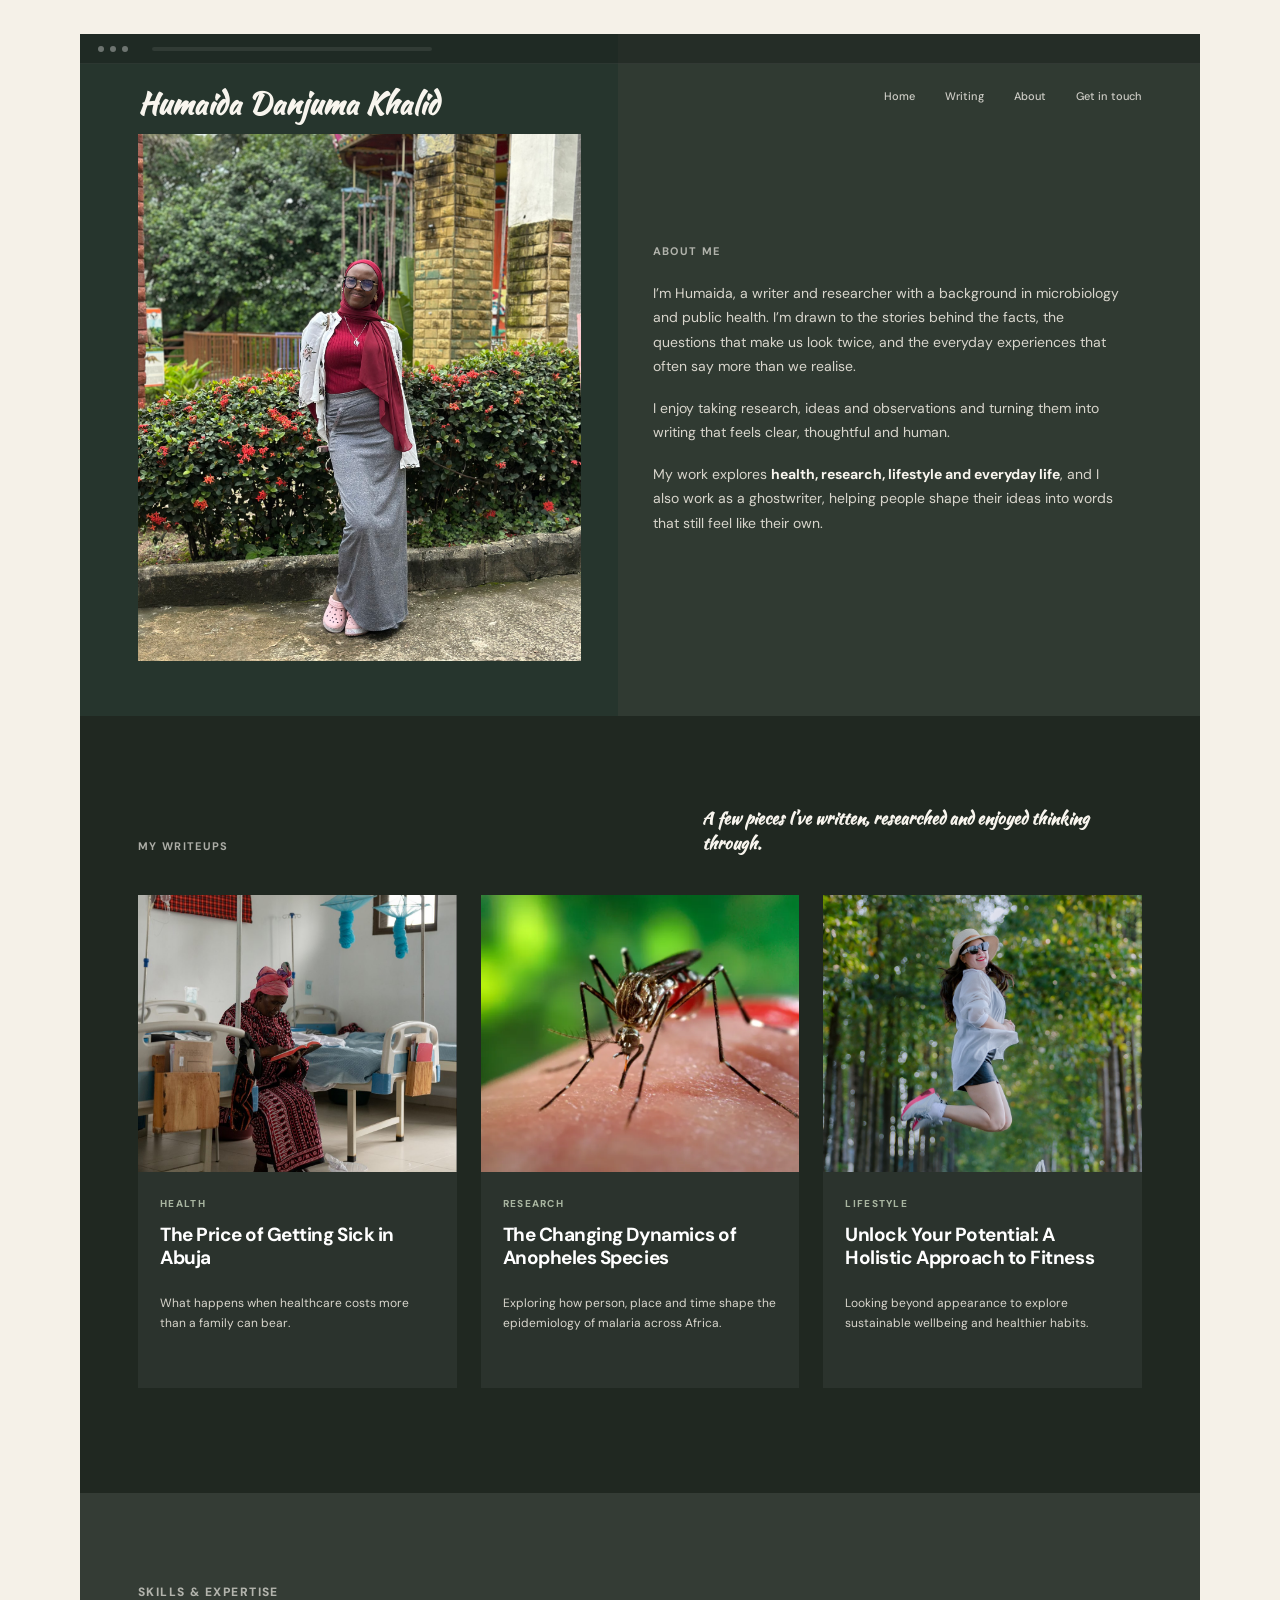
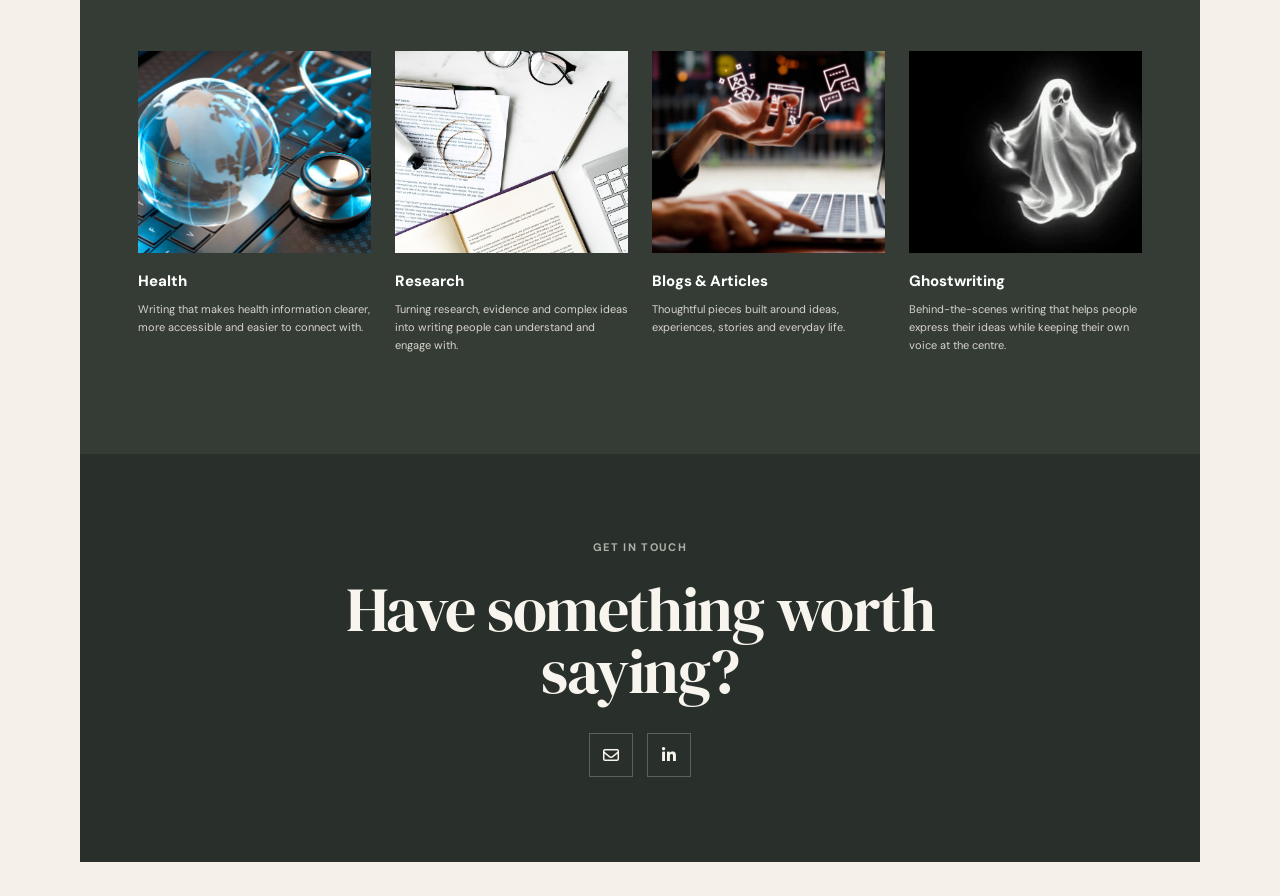
<file: index.html>
<!DOCTYPE html>
<html lang="en">
<head>
  <meta charset="UTF-8">
  <meta name="viewport" content="width=device-width, initial-scale=1.0">

  <title>Humaida Danjuma Khalid | Writer</title>

  <meta
    name="description"
    content="Humaida Danjuma Khalid writes about health, research, lifestyle and everyday life."
  >

  <link rel="preconnect" href="https://fonts.googleapis.com">
  <link rel="preconnect" href="https://fonts.gstatic.com" crossorigin>

  <link
    href="https://fonts.googleapis.com/css2?family=DM+Sans:wght@400;500;600;700;800&family=DM+Serif+Display&family=Kaushan+Script&display=swap"
    rel="stylesheet"
  >

  <link
    rel="stylesheet"
    href="https://cdnjs.cloudflare.com/ajax/libs/font-awesome/6.5.2/css/all.min.css"
  >

  <link rel="stylesheet" href="style.css">
</head>

<body>

  <main class="page">

    <!-- =====================================================
         FIRST PAGE
         HOME + ABOUT
    ====================================================== -->

    <section class="first-page" id="home">

      <!-- HERO / NAVIGATION -->

      <header class="hero">

        <div class="browser-bar">
          <span></span>
          <span></span>
          <span></span>
          <div class="browser-line"></div>
        </div>


        <nav class="nav">

          <div class="brand-block">

            <a href="#home" class="brand">
              Humaida Danjuma Khalid
            </a>

          </div>


          <div class="nav-links">

            <a href="#home">
              Home
            </a>

            <a href="#writing">
              Writing
            </a>

            <a href="#about">
              About
            </a>

            <a href="#contact">
              Get in touch
            </a>

          </div>

        </nav>

      </header>


      <!-- ABOUT -->

      <section class="about-section" id="about">

        <div class="about-image-wrap">

          <img
            src="assets/IMG_9514.jpeg"
            alt="Humaida Danjuma Khalid"
            class="about-image"
          >

        </div>


        <div class="about-content">

          <p class="section-label">
            About me
          </p>

          <p>
            I’m Humaida, a writer and researcher with a background in
            microbiology and public health. I’m drawn to the stories behind
            the facts, the questions that make us look twice, and the everyday
            experiences that often say more than we realise.
          </p>

          <p>
            I enjoy taking research, ideas and observations and turning them
            into writing that feels clear, thoughtful and human.
          </p>

          <p>
            My work explores <strong>health, research, lifestyle and everyday
            life</strong>, and I also work as a ghostwriter, helping people
            shape their ideas into words that still feel like their own.
          </p>

        </div>

      </section>

    </section>


    <!-- =====================================================
         MY WRITEUPS
    ====================================================== -->

    <section class="writing-section" id="writing">

      <div class="writing-heading">

        <p class="section-label">
          My writeups
        </p>

        <p class="writing-note">
          A few pieces I’ve written, researched and enjoyed thinking through.
        </p>

      </div>


      <div class="writing-grid">


        <!-- HEALTH -->

        <a
          href="healthcare-costs-abuja.html"
          class="writing-card"
        >

          <div class="writing-image-wrap">

            <img
              src="assets/IMG_7721.jpeg"
              alt="Healthcare in Abuja"
              class="writing-image"
            >

          </div>


          <div class="writing-content">

            <p class="writing-category">
              Health
            </p>

            <h3>
              The Price of Getting Sick in Abuja
            </h3>

            <p>
              What happens when healthcare costs more than a family can bear.
            </p>

          </div>

        </a>


        <!-- RESEARCH -->

        <a
          href="anopheles-malaria.html"
          class="writing-card"
        >

          <div class="writing-image-wrap">

            <img
              src="assets/IMG_7723.webp"
              alt="Anopheles mosquito and malaria research"
              class="writing-image"
            >

          </div>


          <div class="writing-content">

            <p class="writing-category">
              Research
            </p>

            <h3>
              The Changing Dynamics of Anopheles Species
            </h3>

            <p>
              Exploring how person, place and time shape the epidemiology
              of malaria across Africa.
            </p>

          </div>

        </a>


        <!-- LIFESTYLE -->

        <a
          href="fitness.html"
          class="writing-card"
        >

          <div class="writing-image-wrap">

            <img
              src="assets/IMG_7717.jpeg"
              alt="Fitness and healthy lifestyle"
              class="writing-image"
            >

          </div>


          <div class="writing-content">

            <p class="writing-category">
              Lifestyle
            </p>

            <h3>
              Unlock Your Potential: A Holistic Approach to Fitness
            </h3>

            <p>
              Looking beyond appearance to explore sustainable wellbeing
              and healthier habits.
            </p>

          </div>

        </a>

      </div>

    </section>


    <!-- =====================================================
         SKILLS & EXPERTISE
    ====================================================== -->

    <section class="skills-section">

      <div class="skills-heading">

        <p class="section-label">
          Skills &amp; Expertise
        </p>

      </div>


      <div class="skills-grid">


        <!-- HEALTH -->

        <article class="skill-card">

          <div class="skill-image-wrap">

            <img
              src="assets/IMG_7720.jpeg"
              alt="Health writing"
              class="skill-image"
            >

          </div>

          <h3>
            Health
          </h3>

          <p>
            Writing that makes health information clearer, more accessible
            and easier to connect with.
          </p>

        </article>


        <!-- RESEARCH -->

        <article class="skill-card">

          <div class="skill-image-wrap">

            <img
              src="assets/IMG_7711.jpeg"
              alt="Research writing"
              class="skill-image"
            >

          </div>

          <h3>
            Research
          </h3>

          <p>
            Turning research, evidence and complex ideas into writing
            people can understand and engage with.
          </p>

        </article>


        <!-- BLOGS & ARTICLES -->

        <article class="skill-card">

          <div class="skill-image-wrap">

            <img
              src="assets/IMG_7713.jpeg"
              alt="Blogs and articles"
              class="skill-image"
            >

          </div>

          <h3>
            Blogs &amp; Articles
          </h3>

          <p>
            Thoughtful pieces built around ideas, experiences, stories
            and everyday life.
          </p>

        </article>


        <!-- GHOSTWRITING -->

        <article class="skill-card">

          <div class="skill-image-wrap">

            <img
              src="assets/IMG_7715.jpeg"
              alt="Ghostwriting"
              class="skill-image"
            >

          </div>

          <h3>
            Ghostwriting
          </h3>

          <p>
            Behind-the-scenes writing that helps people express their ideas
            while keeping their own voice at the centre.
          </p>

        </article>

      </div>

    </section>


    <!-- =====================================================
         GET IN TOUCH
    ====================================================== -->

    <section class="contact-section" id="contact">

      <div class="contact-inner">

        <p class="section-label">
          Get in touch
        </p>

        <h2>
          Have something worth saying?
        </h2>


        <div class="contact-icons">

          <a
            href="mailto:danjumahumaida@gmail.com"
            aria-label="Email Humaida"
            title="Email"
          >
            <i class="fa-regular fa-envelope"></i>
          </a>


          <a
            href="https://www.linkedin.com/in/humaida-danjuma-66057224b"
            target="_blank"
            rel="noopener noreferrer"
            aria-label="Humaida on LinkedIn"
            title="LinkedIn"
          >
            <i class="fa-brands fa-linkedin-in"></i>
          </a>

        </div>

      </div>

    </section>

  </main>

</body>
</html>
</file>
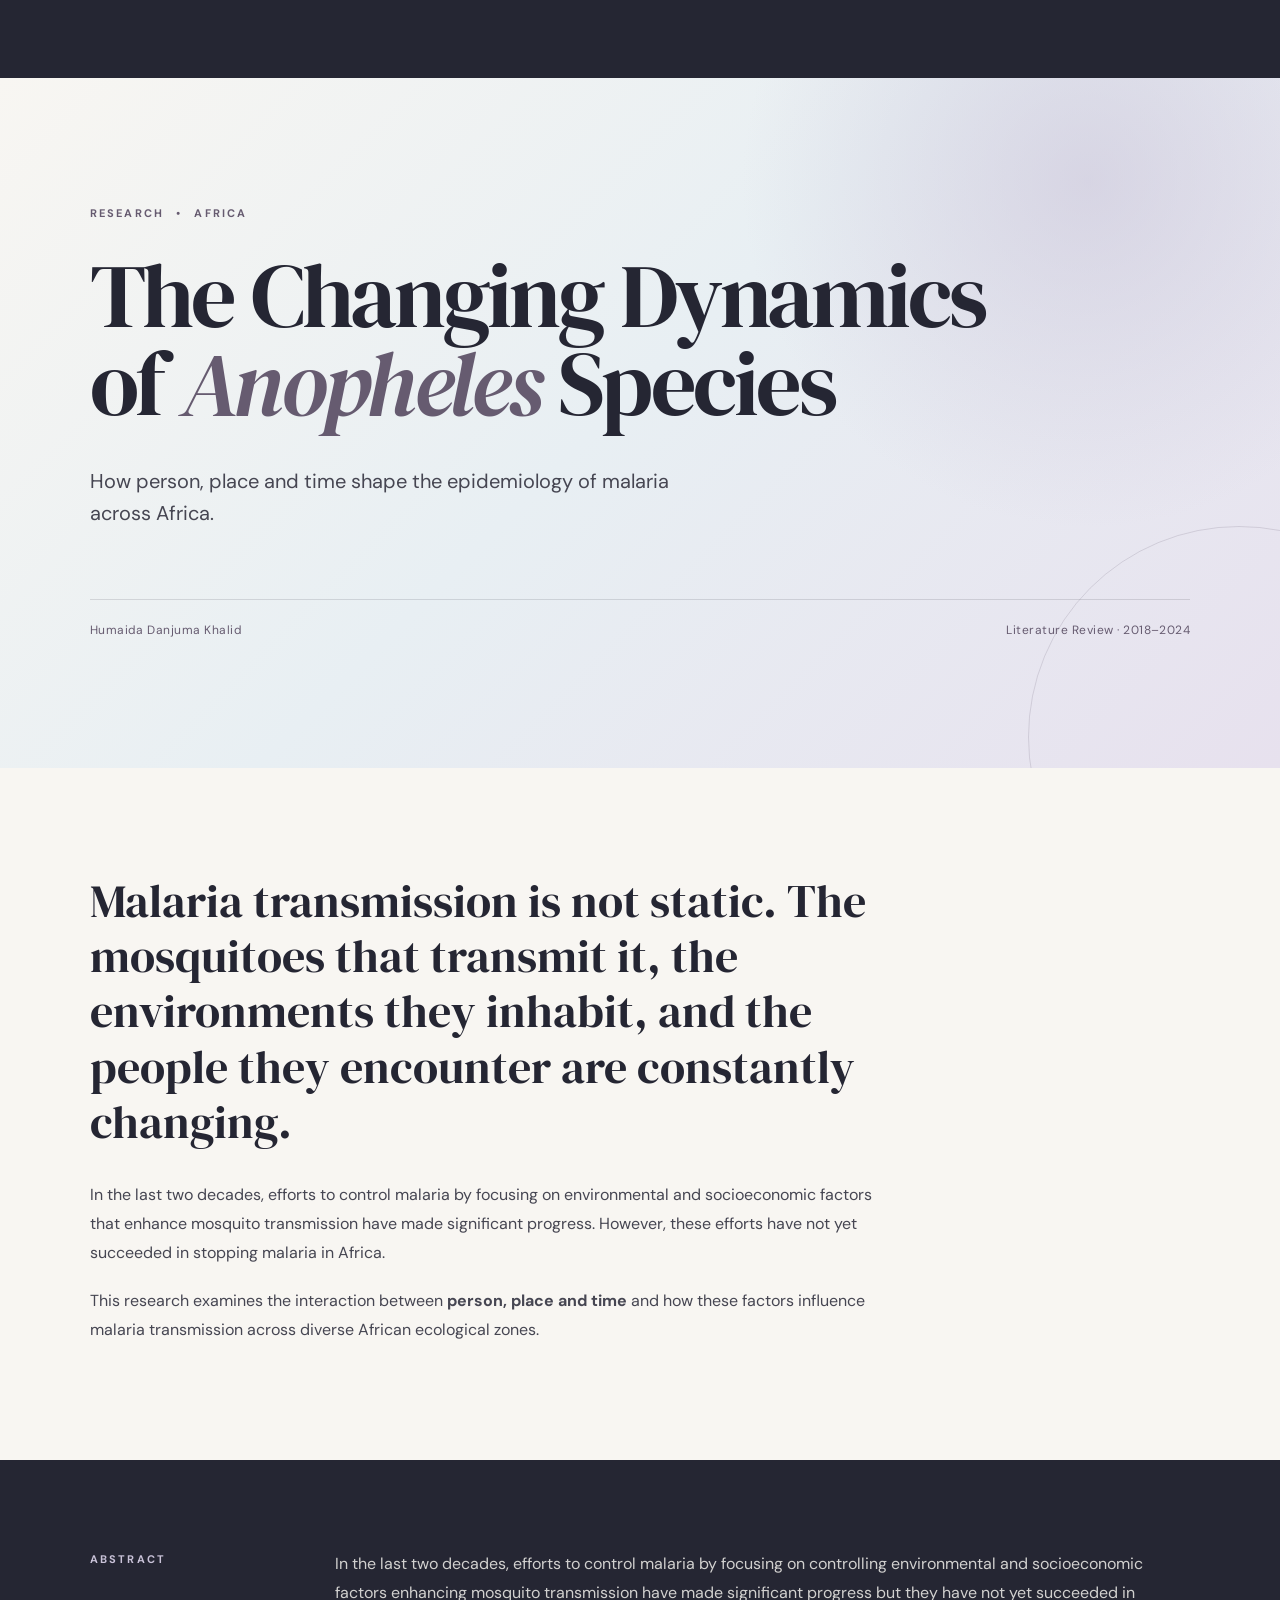
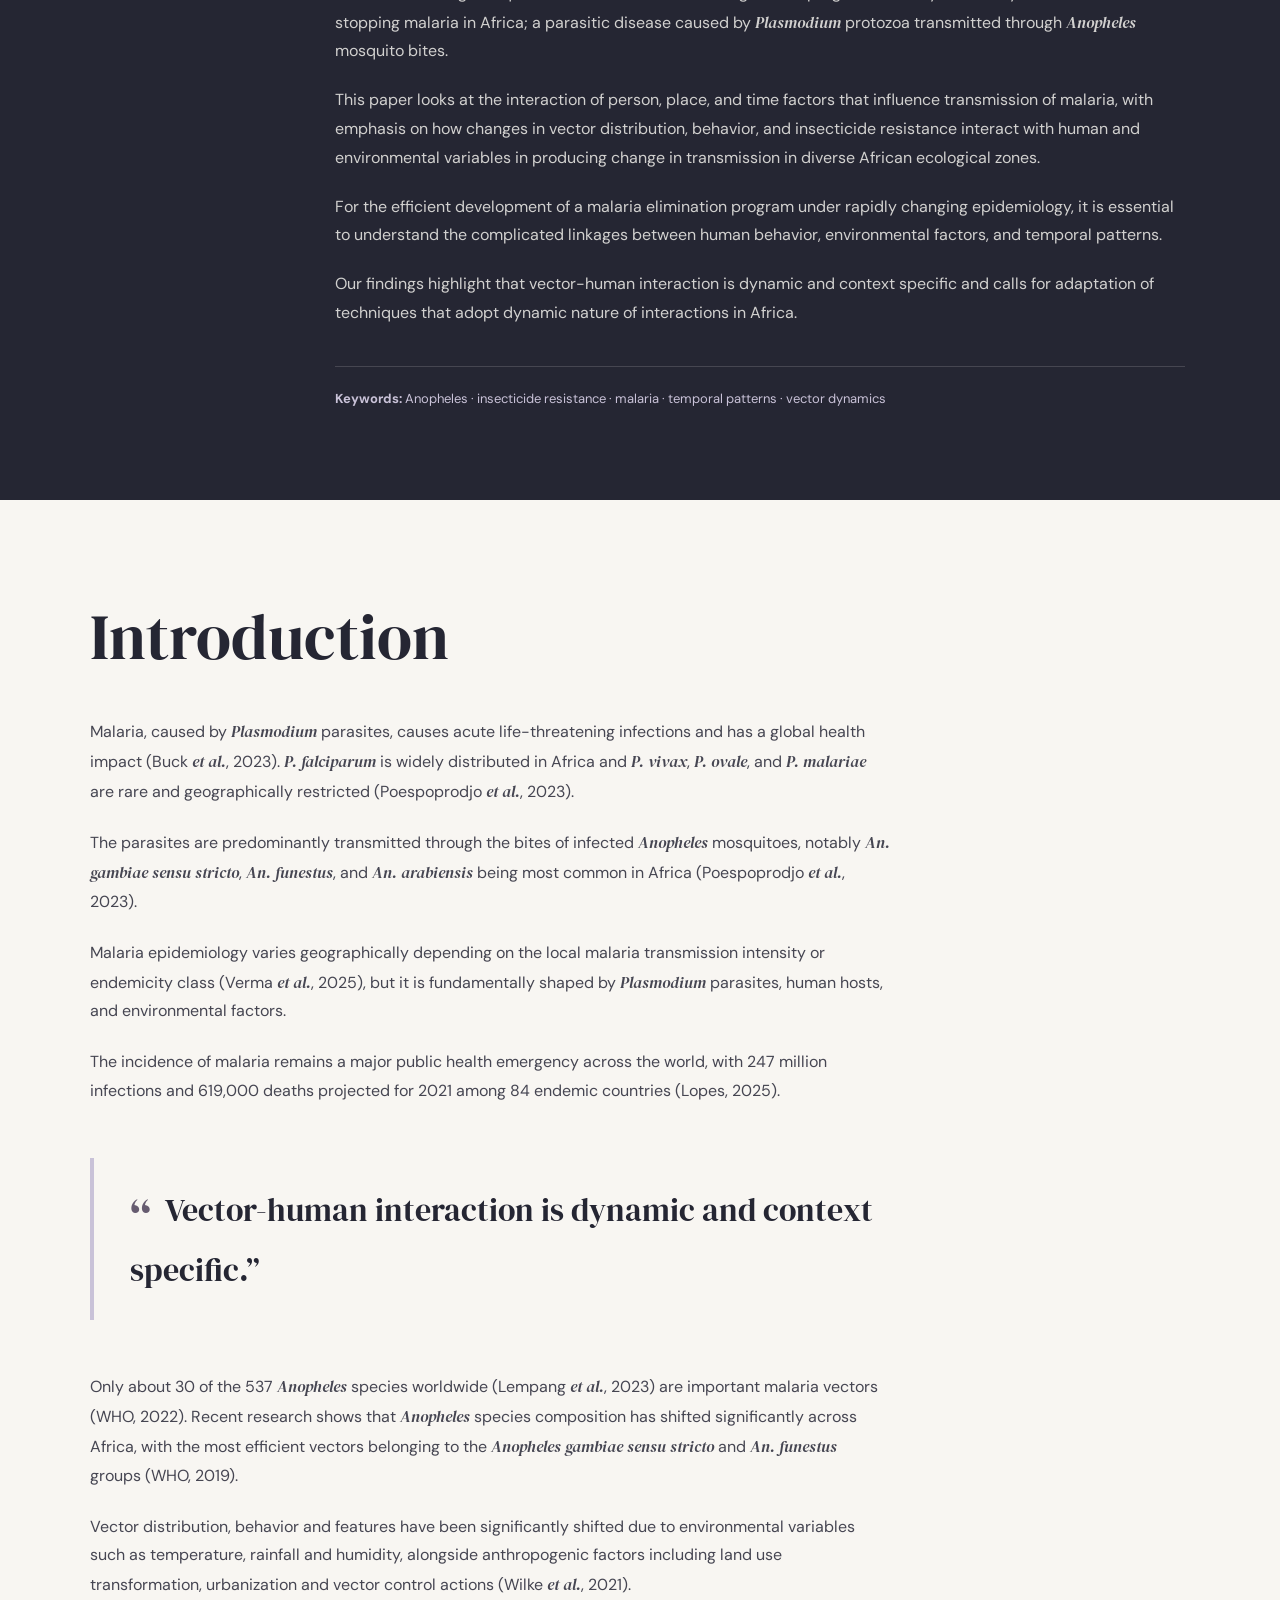
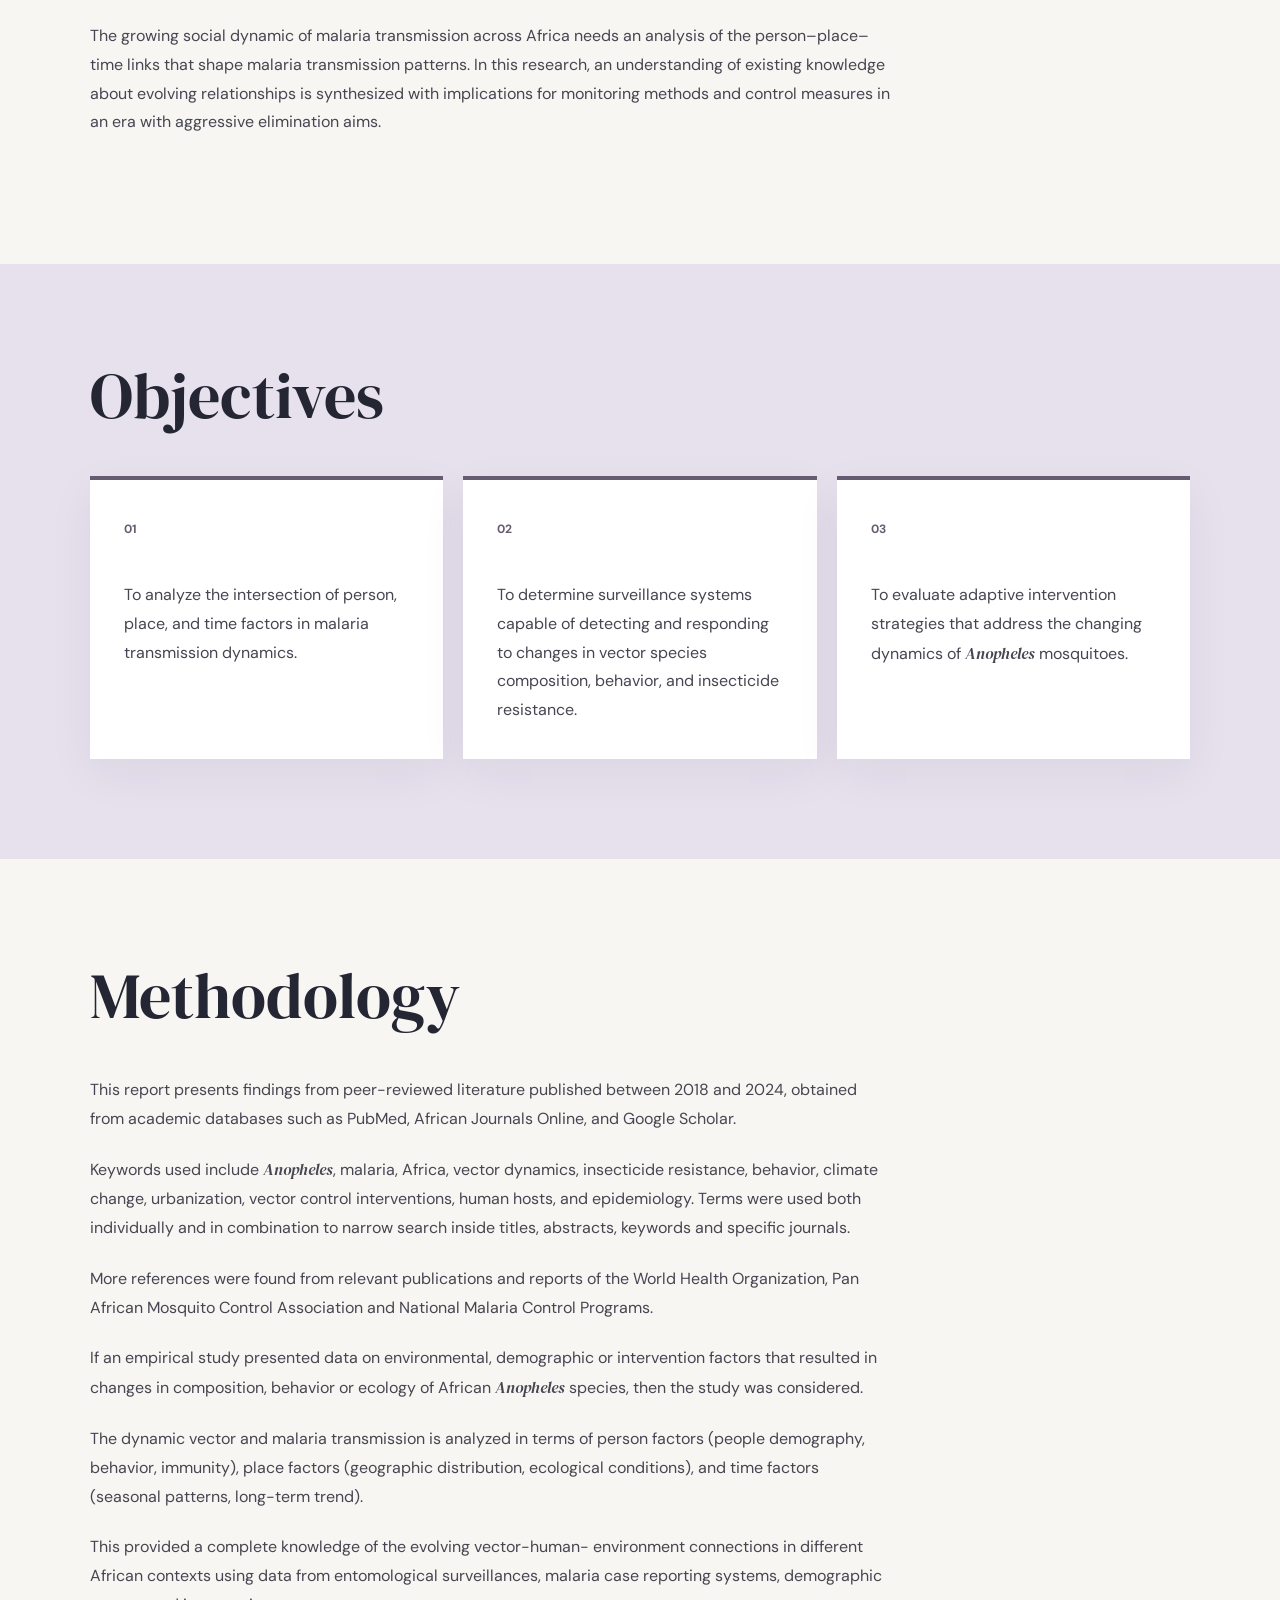
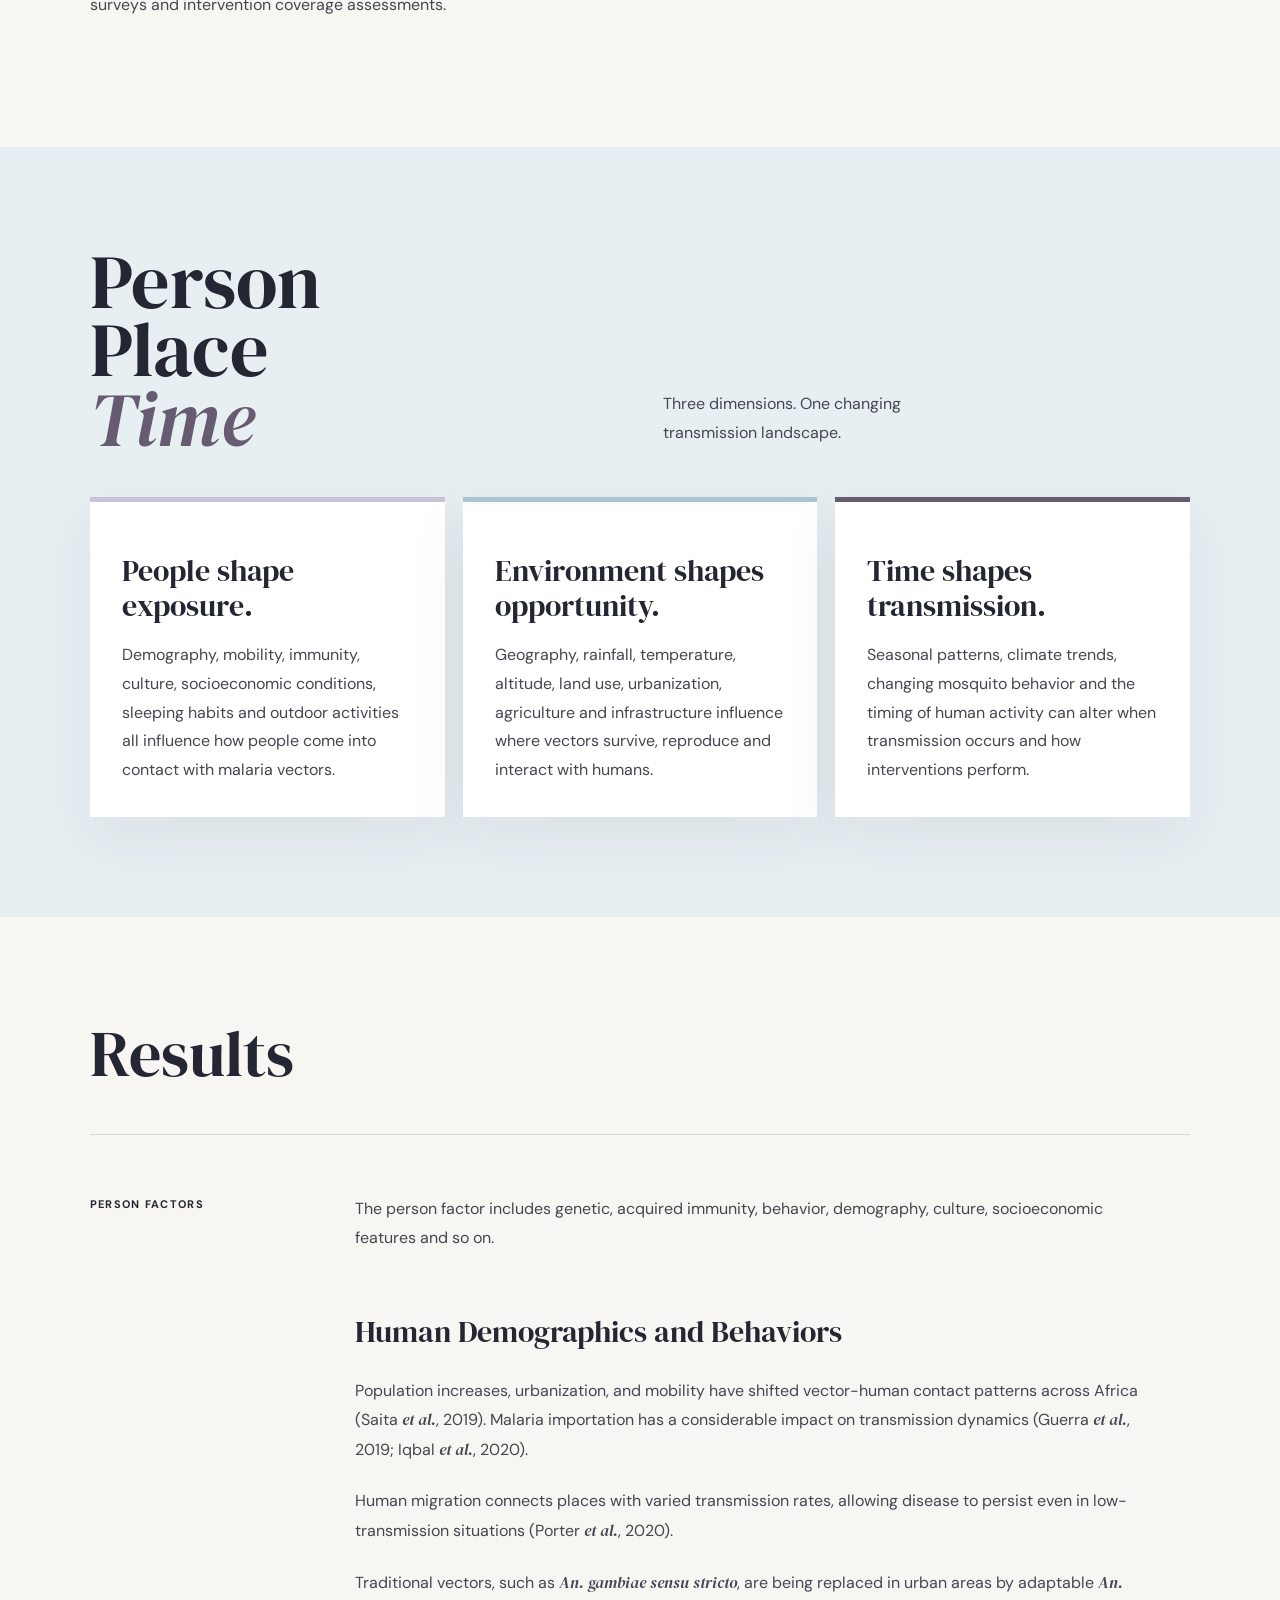
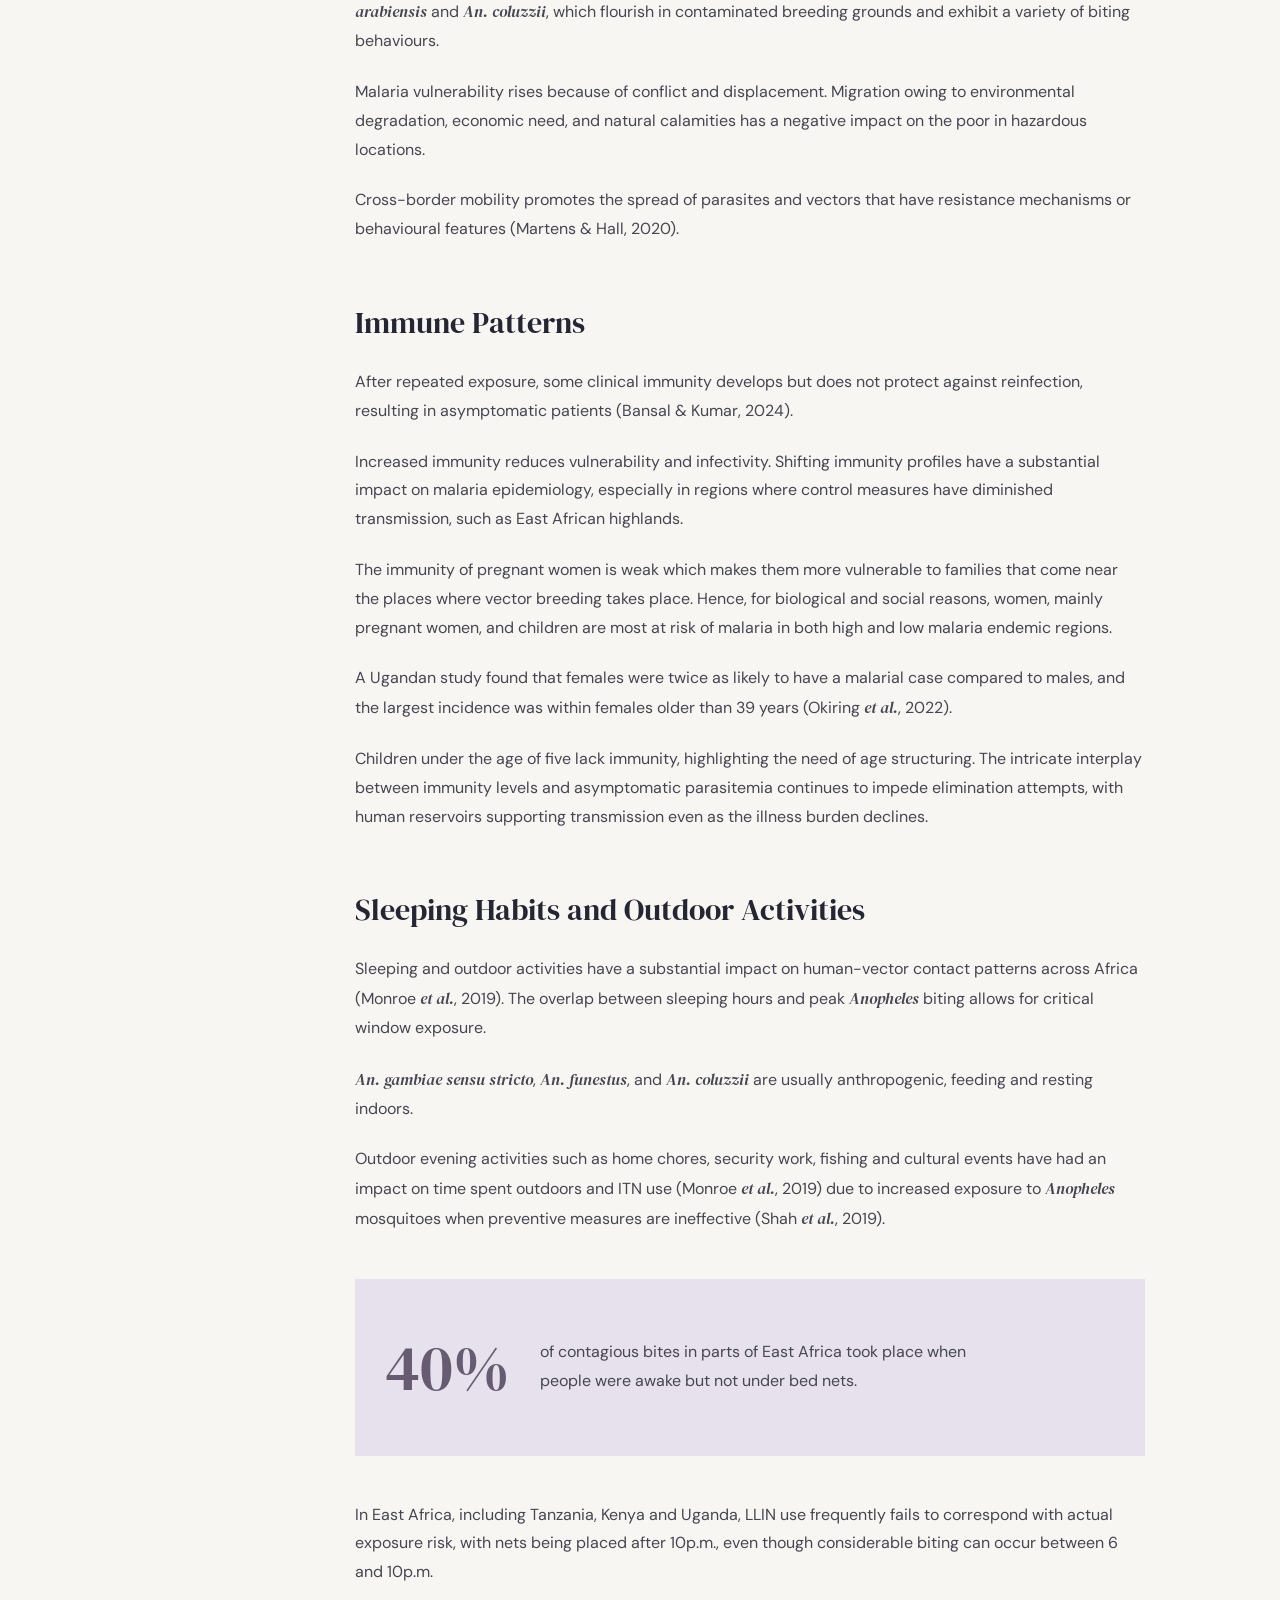
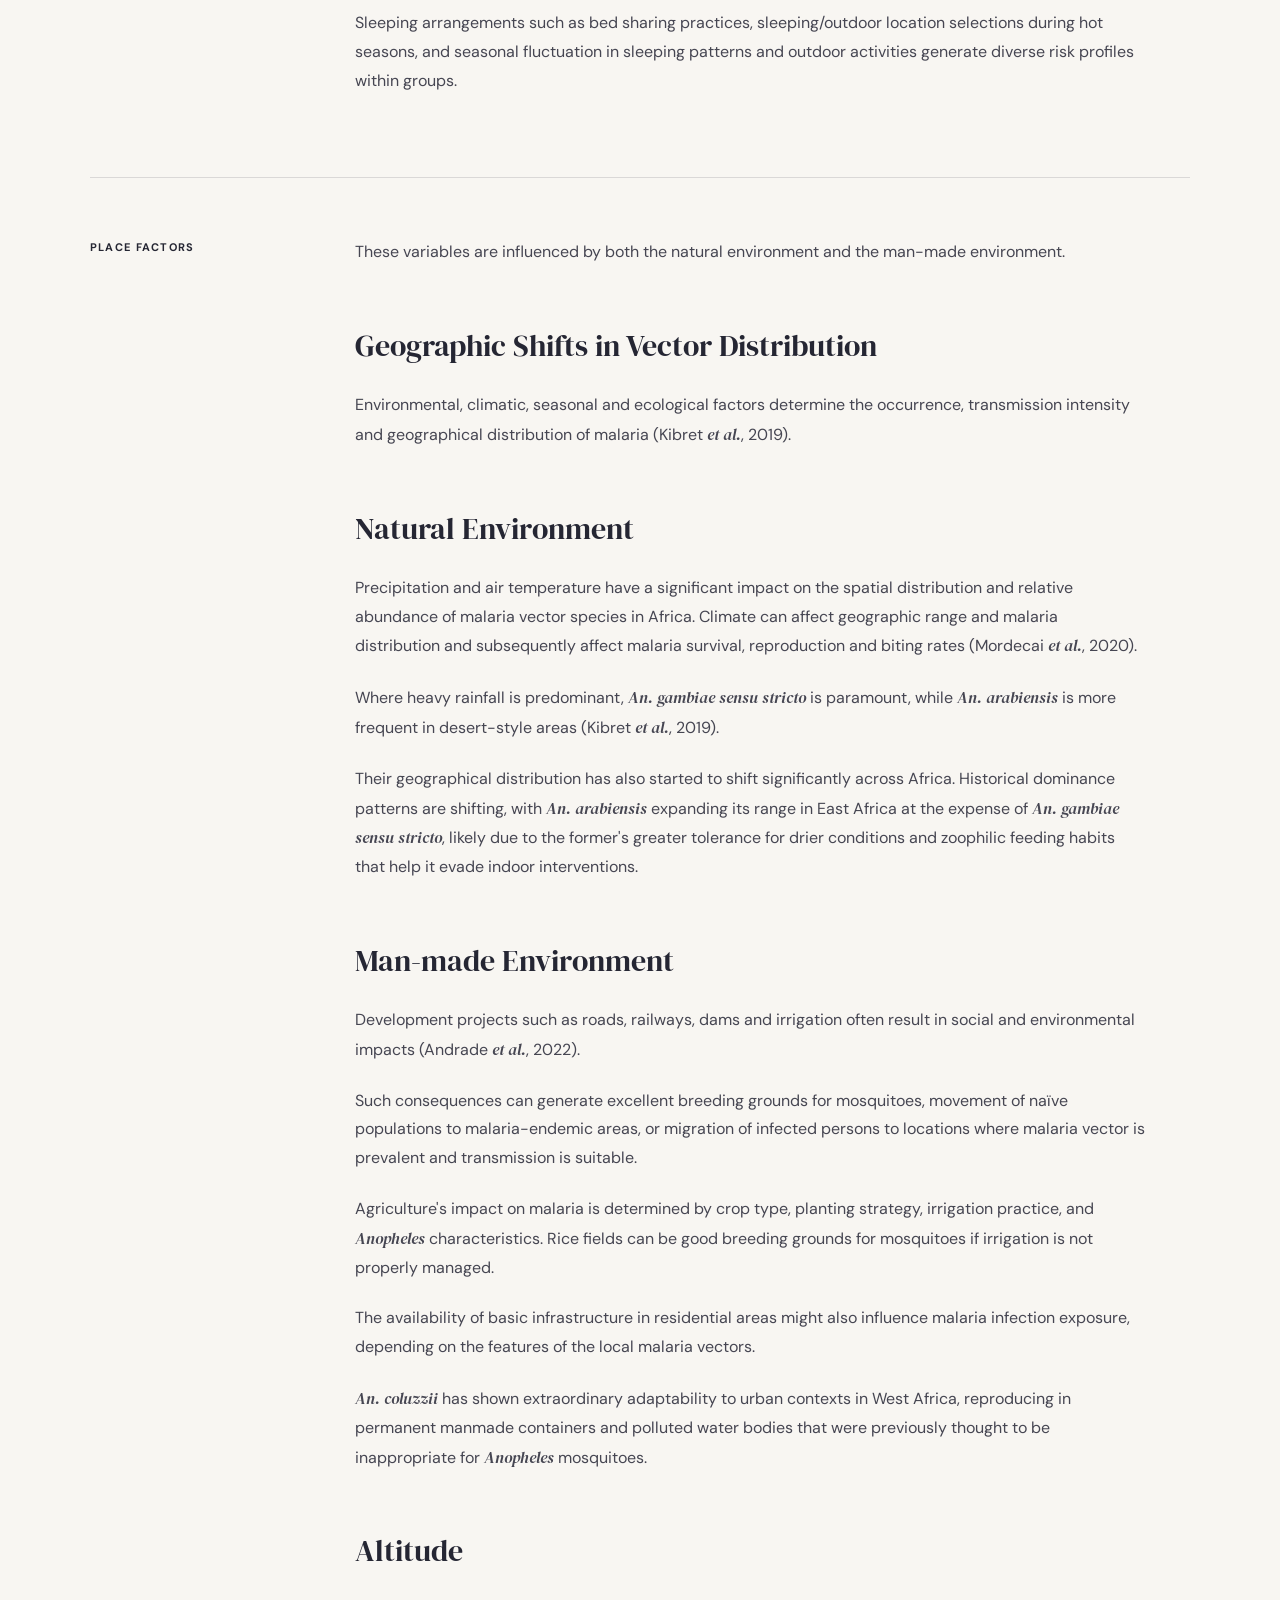
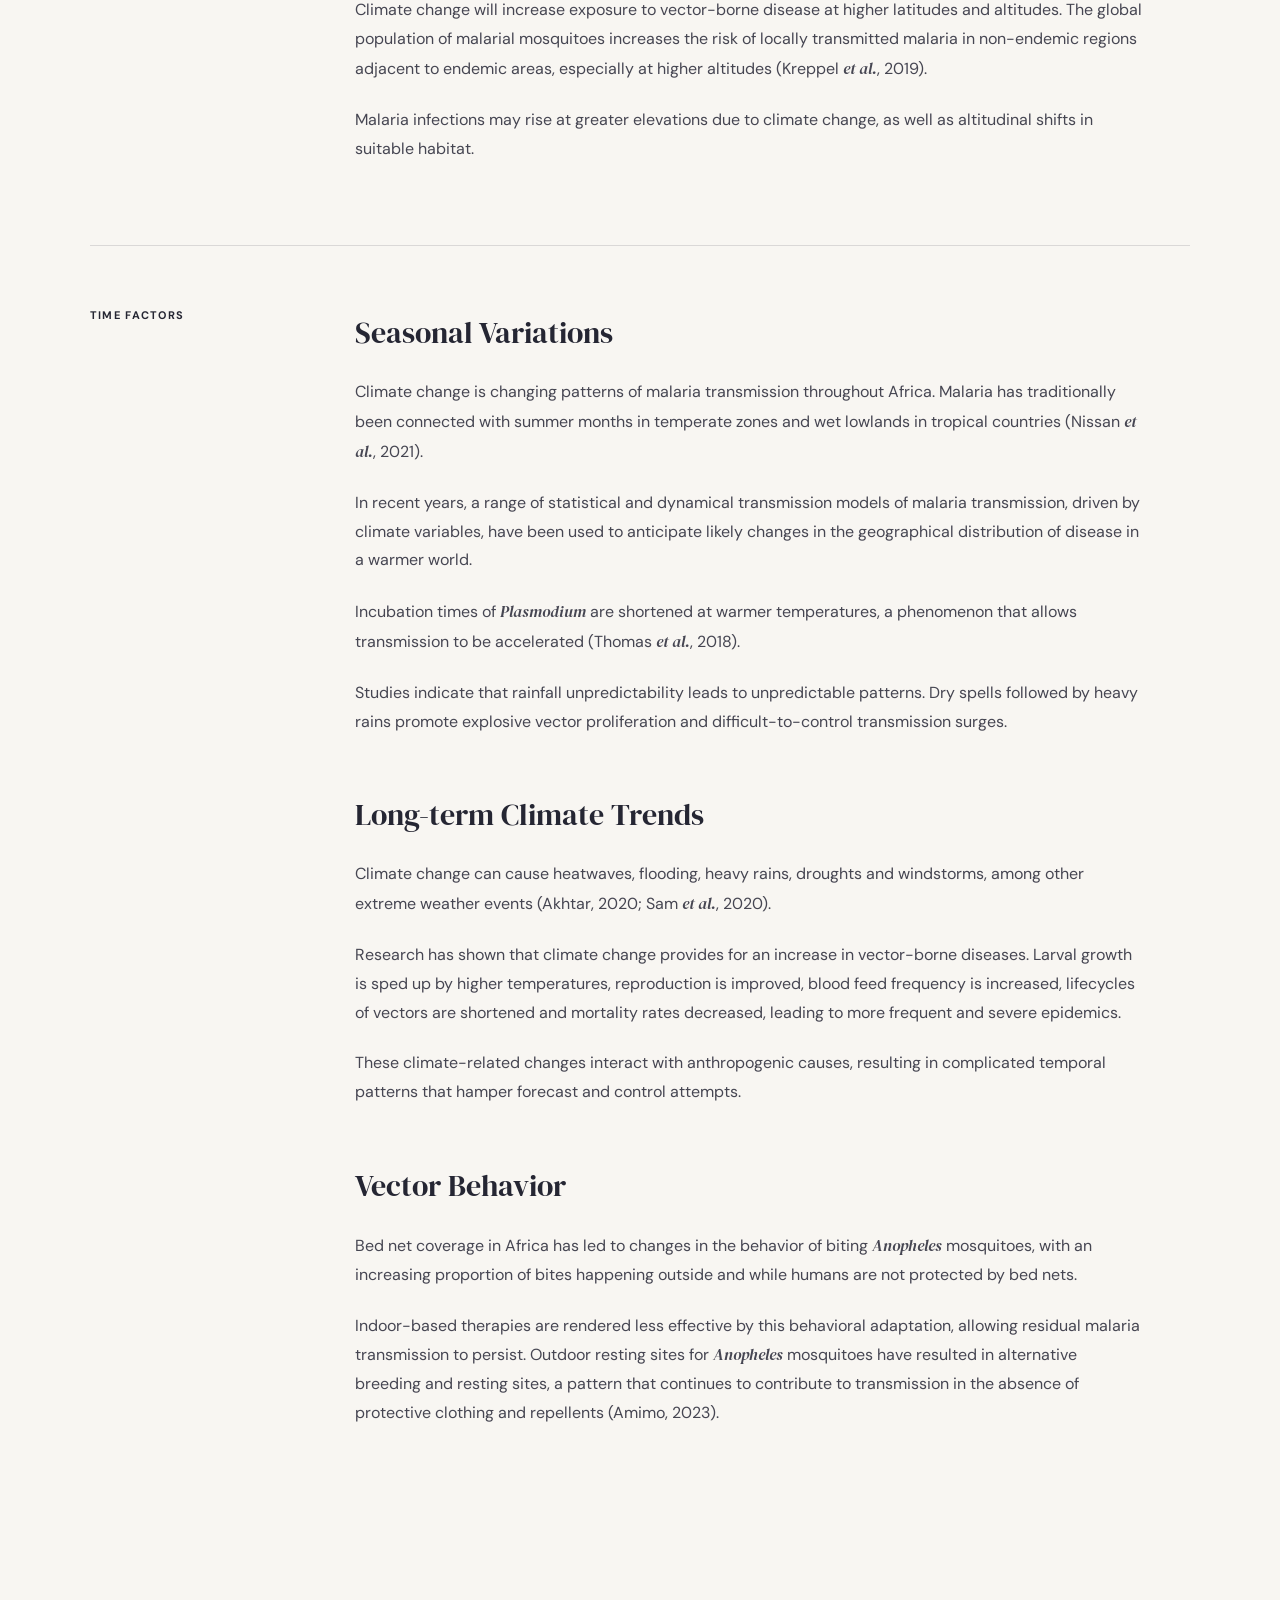
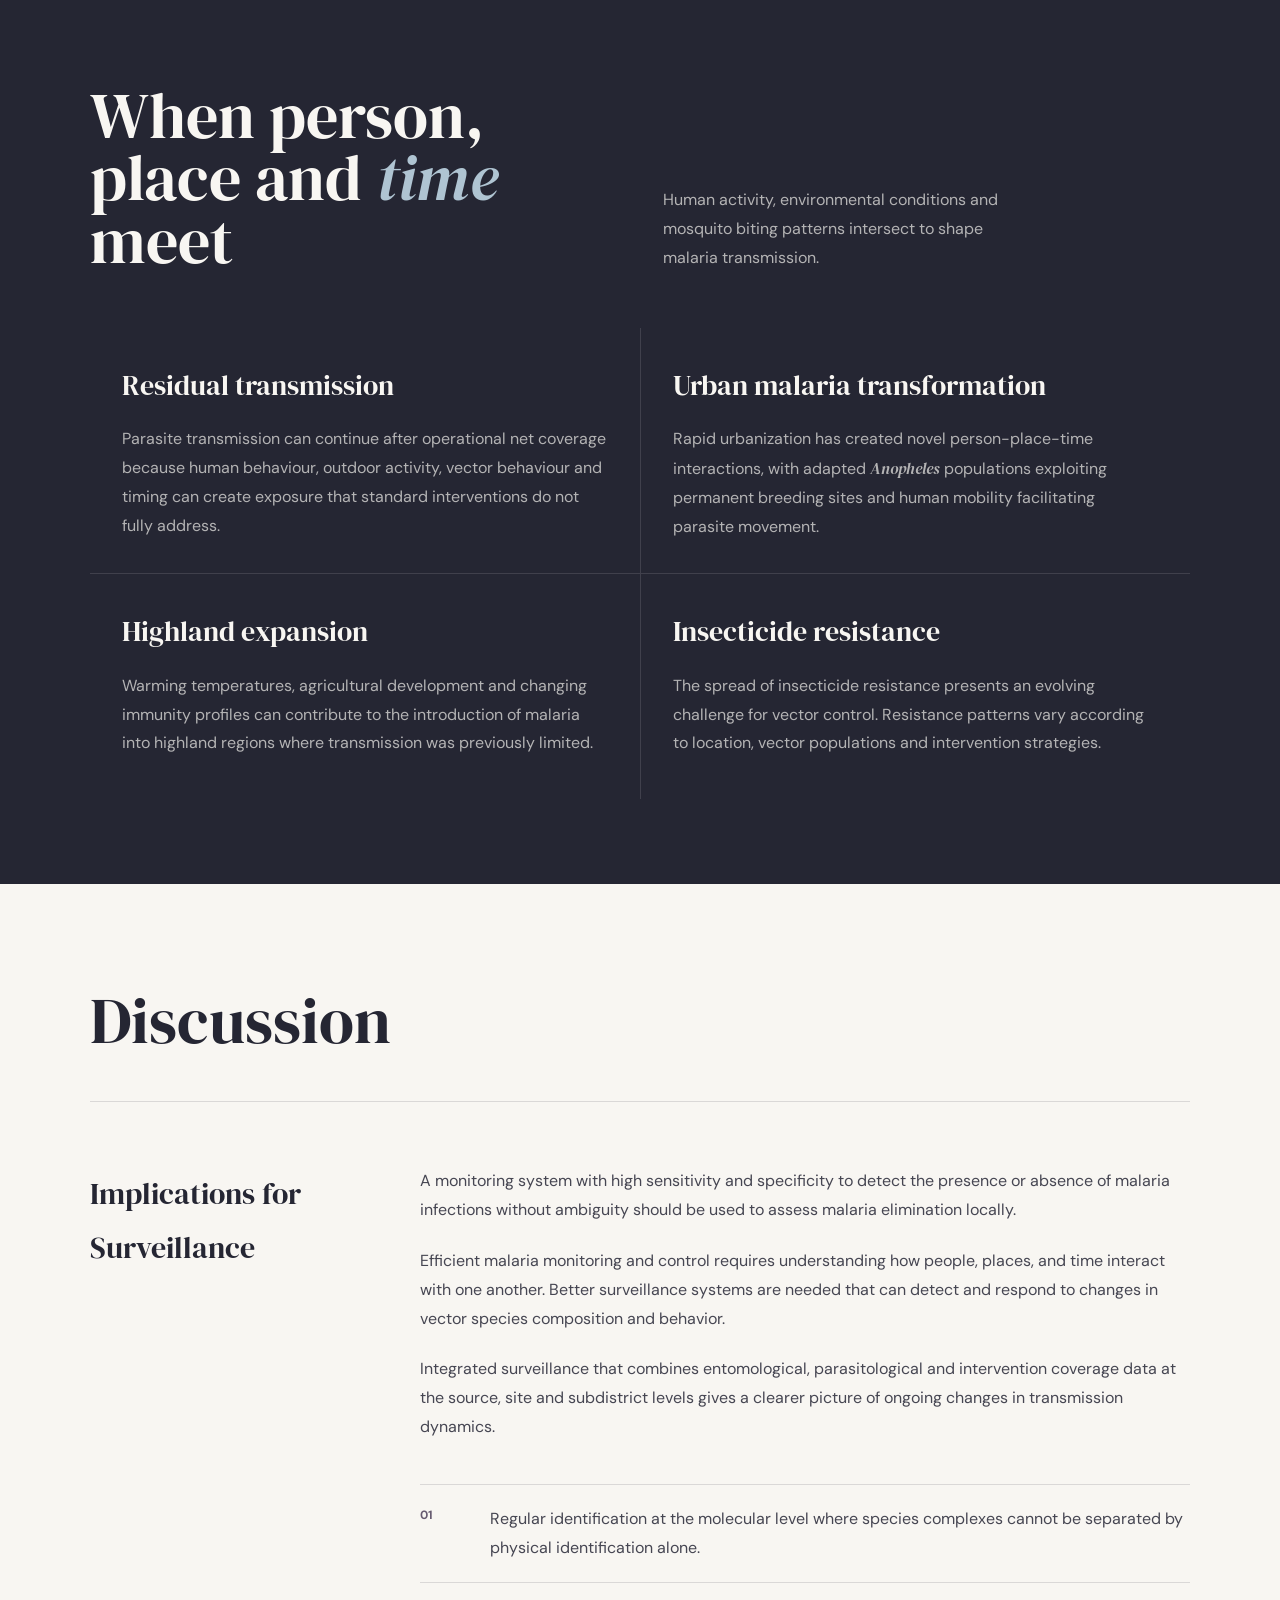
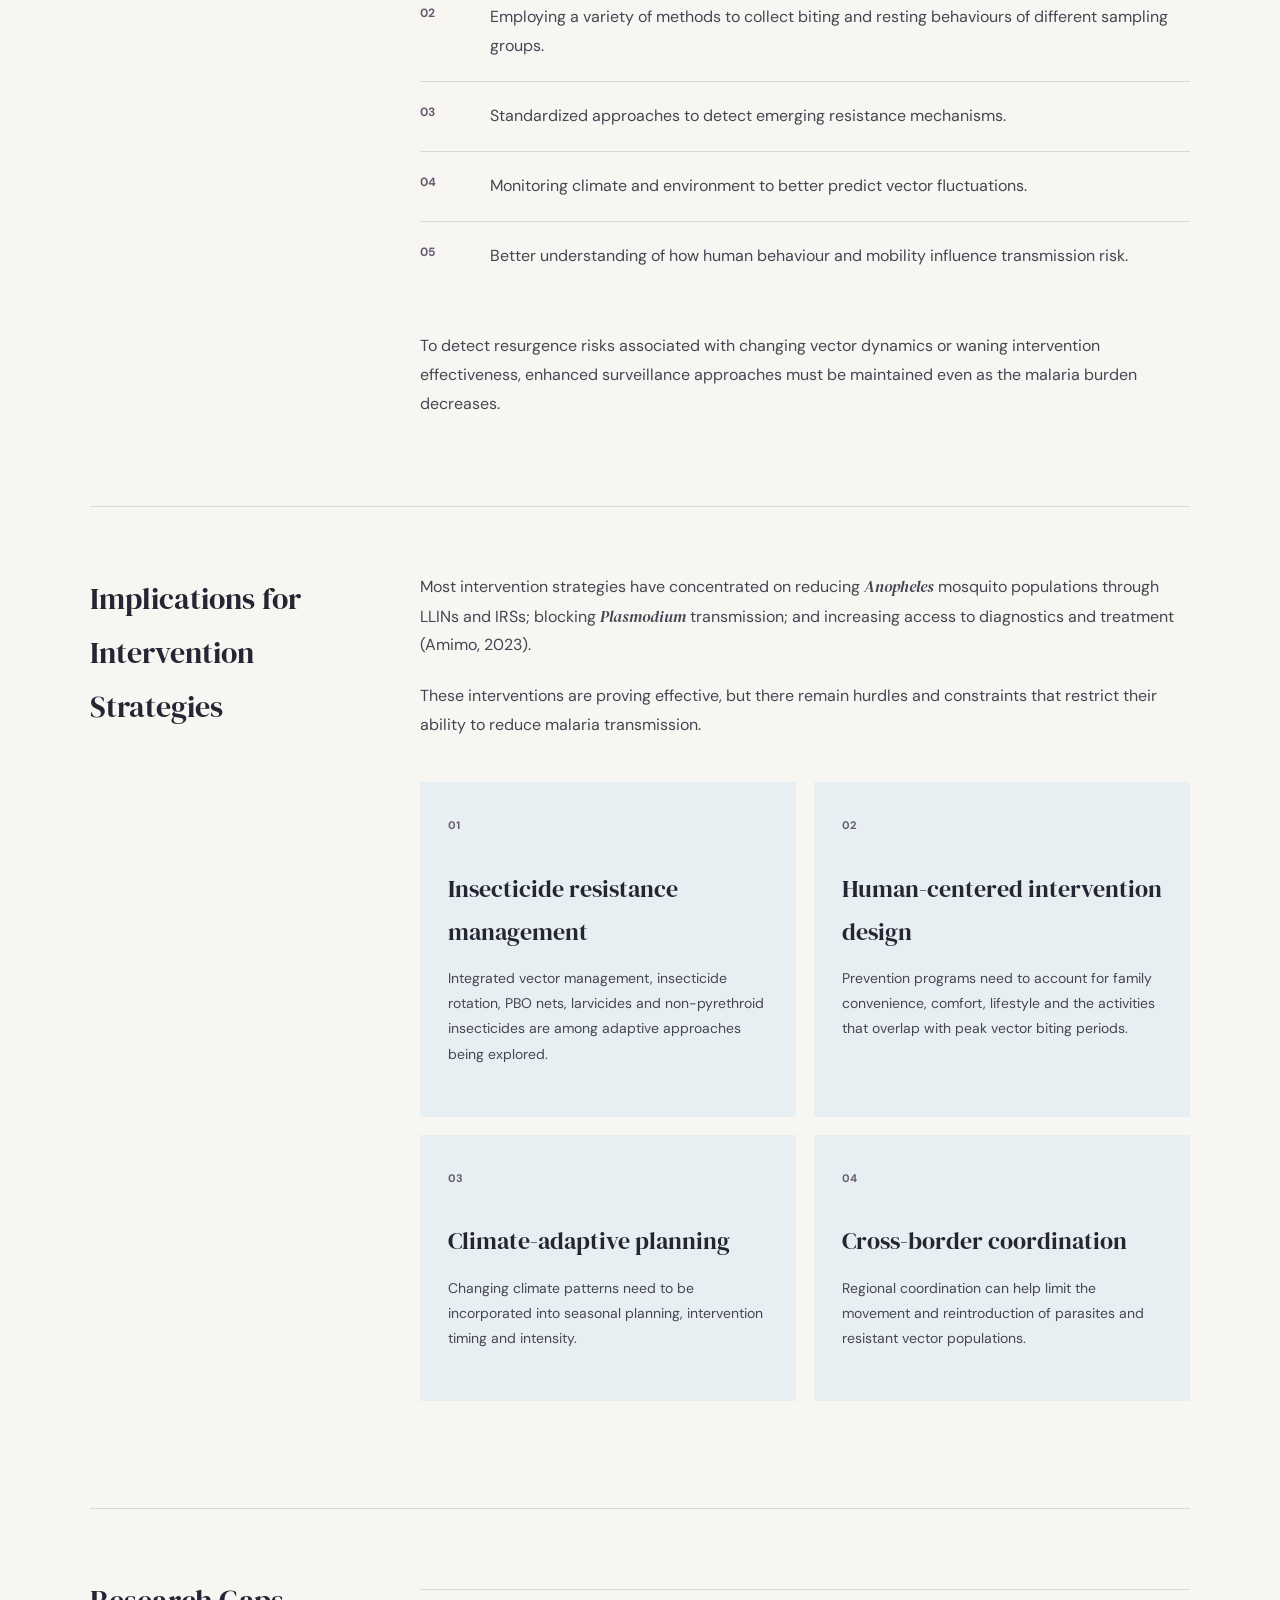
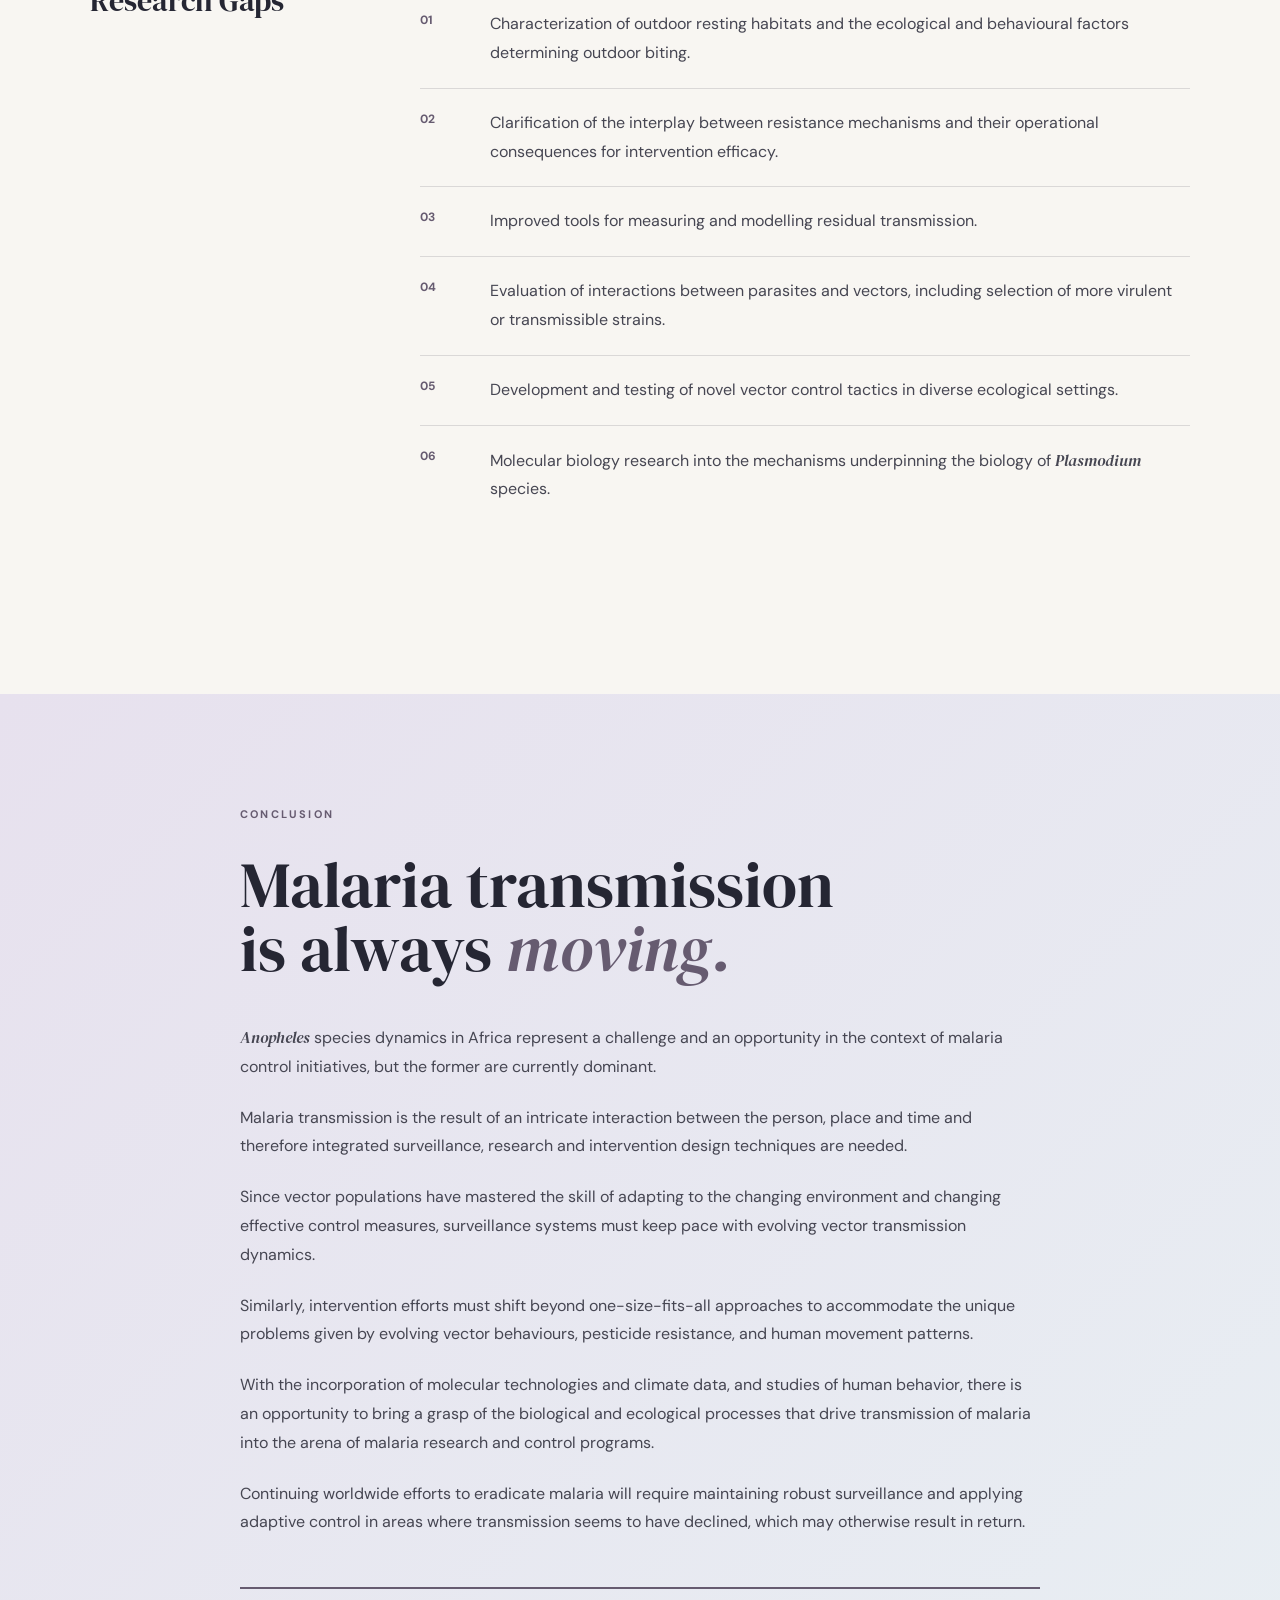
<file: anopheles-malaria.html>
<!DOCTYPE html>
<html lang="en">
<head>
  <meta charset="UTF-8">
  <meta name="viewport" content="width=device-width, initial-scale=1.0">

  <title>The Changing Dynamics of Anopheles Species | Humaida Danjuma Khalid</title>

  <link rel="preconnect" href="https://fonts.googleapis.com">
  <link rel="preconnect" href="https://fonts.gstatic.com" crossorigin>
  <link href="https://fonts.googleapis.com/css2?family=DM+Sans:wght@400;500;600;700&family=DM+Serif+Display:ital@0;1&display=swap" rel="stylesheet">

  <link rel="stylesheet" href="anopheles-malaria.css">
</head>

<body>

  <!-- EMPTY TOP NAVIGATION -->
  <nav class="top-nav"></nav>


  <!-- HERO -->
  <header class="hero">

    <div class="hero-inner">

      <div class="hero-meta">
        <span>RESEARCH</span>
        <span>•</span>
        <span>AFRICA</span>
      </div>

      <h1>
        The Changing Dynamics<br>
        of <em>Anopheles</em> Species
      </h1>

      <p class="hero-subtitle">
        How person, place and time shape the epidemiology of malaria across Africa.
      </p>

      <div class="hero-line"></div>

      <div class="hero-bottom">
        <span>Humaida Danjuma Khalid</span>
        <span>Literature Review · 2018–2024</span>
      </div>

    </div>

  </header>


  <main>

    <!-- INTRODUCTION -->
    <section class="intro-section">

      <div class="section-number">01</div>

      <div class="intro-content">

        <p class="lead">
          Malaria transmission is not static. The mosquitoes that transmit it,
          the environments they inhabit, and the people they encounter are
          constantly changing.
        </p>

        <p>
          In the last two decades, efforts to control malaria by focusing on
          environmental and socioeconomic factors that enhance mosquito
          transmission have made significant progress. However, these efforts
          have not yet succeeded in stopping malaria in Africa.
        </p>

        <p>
          This research examines the interaction between <strong>person,
          place and time</strong> and how these factors influence malaria
          transmission across diverse African ecological zones.
        </p>

      </div>

    </section>


    <!-- ABSTRACT -->
    <section class="abstract-section">

      <div class="abstract-label">
        ABSTRACT
      </div>

      <div class="abstract-text">

        <p>
          In the last two decades, efforts to control malaria by focusing on
          controlling environmental and socioeconomic factors enhancing
          mosquito transmission have made significant progress but they have
          not yet succeeded in stopping malaria in Africa; a parasitic disease
          caused by <em>Plasmodium</em> protozoa transmitted through
          <em>Anopheles</em> mosquito bites.
        </p>

        <p>
          This paper looks at the interaction of person, place, and time
          factors that influence transmission of malaria, with emphasis on
          how changes in vector distribution, behavior, and insecticide
          resistance interact with human and environmental variables in
          producing change in transmission in diverse African ecological
          zones.
        </p>

        <p>
          For the efficient development of a malaria elimination program under
          rapidly changing epidemiology, it is essential to understand the
          complicated linkages between human behavior, environmental factors,
          and temporal patterns.
        </p>

        <p>
          Our findings highlight that vector-human interaction is dynamic and
          context specific and calls for adaptation of techniques that adopt
          dynamic nature of interactions in Africa.
        </p>

        <div class="keywords">
          <strong>Keywords:</strong>
          Anopheles · insecticide resistance · malaria · temporal patterns ·
          vector dynamics
        </div>

      </div>

    </section>


    <!-- INTRODUCTION -->
    <section class="article-section">

      <div class="section-heading">
        <span>02</span>
        <h2>Introduction</h2>
      </div>

      <div class="article-body">

        <p>
          Malaria, caused by <em>Plasmodium</em> parasites, causes acute
          life-threatening infections and has a global health impact
          (Buck <em>et al.</em>, 2023). <em>P. falciparum</em> is widely distributed
          in Africa and <em>P. vivax</em>, <em>P. ovale</em>, and
          <em>P. malariae</em> are rare and geographically restricted
          (Poespoprodjo <em>et al.</em>, 2023).
        </p>

        <p>
          The parasites are predominantly transmitted through the bites of
          infected <em>Anopheles</em> mosquitoes, notably
          <em>An. gambiae sensu stricto</em>, <em>An. funestus</em>, and
          <em>An. arabiensis</em> being most common in Africa
          (Poespoprodjo <em>et al.</em>, 2023).
        </p>

        <p>
          Malaria epidemiology varies geographically depending on the local
          malaria transmission intensity or endemicity class (Verma <em>et al.</em>,
          2025), but it is fundamentally shaped by <em>Plasmodium</em>
          parasites, human hosts, and environmental factors.
        </p>

        <p>
          The incidence of malaria remains a major public health emergency
          across the world, with 247 million infections and 619,000 deaths
          projected for 2021 among 84 endemic countries (Lopes, 2025).
        </p>

        <div class="pull-quote">
          <span>“</span>
          Vector-human interaction is dynamic and context specific.”
        </div>

        <p>
          Only about 30 of the 537 <em>Anopheles</em> species worldwide
          (Lempang <em>et al.</em>, 2023) are important malaria vectors (WHO, 2022).
          Recent research shows that <em>Anopheles</em> species composition
          has shifted significantly across Africa, with the most efficient
          vectors belonging to the <em>Anopheles gambiae sensu stricto</em>
          and <em>An. funestus</em> groups (WHO, 2019).
        </p>

        <p>
          Vector distribution, behavior and features have been significantly
          shifted due to environmental variables such as temperature,
          rainfall and humidity, alongside anthropogenic factors including
          land use transformation, urbanization and vector control actions
          (Wilke <em>et al.</em>, 2021).
        </p>

        <p>
          The growing social dynamic of malaria transmission across Africa
          needs an analysis of the person–place–time links that shape malaria
          transmission patterns. In this research, an understanding of
          existing knowledge about evolving relationships is synthesized with
          implications for monitoring methods and control measures in an era
          with aggressive elimination aims.
        </p>

      </div>

    </section>


    <!-- OBJECTIVES -->
    <section class="objectives-section">

      <div class="section-heading">
        <span>03</span>
        <h2>Objectives</h2>
      </div>

      <div class="objective-grid">

        <div class="objective-card">
          <span>01</span>
          <p>
            To analyze the intersection of person, place, and time factors
            in malaria transmission dynamics.
          </p>
        </div>

        <div class="objective-card">
          <span>02</span>
          <p>
            To determine surveillance systems capable of detecting and
            responding to changes in vector species composition, behavior,
            and insecticide resistance.
          </p>
        </div>

        <div class="objective-card">
          <span>03</span>
          <p>
            To evaluate adaptive intervention strategies that address the
            changing dynamics of <em>Anopheles</em> mosquitoes.
          </p>
        </div>

      </div>

    </section>


    <!-- METHODOLOGY -->
    <section class="article-section method-section">

      <div class="section-heading">
        <span>04</span>
        <h2>Methodology</h2>
      </div>

      <div class="article-body">

        <p>
          This report presents findings from peer-reviewed literature
          published between 2018 and 2024, obtained from academic databases
          such as PubMed, African Journals Online, and Google Scholar.
        </p>

        <p>
          Keywords used include <em>Anopheles</em>, malaria, Africa, vector
          dynamics, insecticide resistance, behavior, climate change,
          urbanization, vector control interventions, human hosts, and
          epidemiology. Terms were used both individually and in combination
          to narrow search inside titles, abstracts, keywords and specific
          journals.
        </p>

        <p>
          More references were found from relevant publications and reports
          of the World Health Organization, Pan African Mosquito Control
          Association and National Malaria Control Programs.
        </p>

        <p>
          If an empirical study presented data on environmental, demographic
          or intervention factors that resulted in changes in composition,
          behavior or ecology of African <em>Anopheles</em> species, then the
          study was considered.
        </p>

        <p>
          The dynamic vector and malaria transmission is analyzed in terms of
          person factors (people demography, behavior, immunity), place
          factors (geographic distribution, ecological conditions), and time
          factors (seasonal patterns, long-term trend).
        </p>

        <p>
          This provided a complete knowledge of the evolving vector-human-
          environment connections in different African contexts using data
          from entomological surveillances, malaria case reporting systems,
          demographic surveys and intervention coverage assessments.
        </p>

      </div>

    </section>


    <!-- PERSON / PLACE / TIME -->
    <section class="framework-section">

      <div class="framework-intro">

        <span>05</span>

        <h2>
          Person<br>
          Place<br>
          <em>Time</em>
        </h2>

        <p>
          Three dimensions. One changing transmission landscape.
        </p>

      </div>

      <div class="framework-grid">

        <article class="framework-card person">

          <div class="card-top">
            <span>01</span>
            <span>PERSON</span>
          </div>

          <h3>People shape exposure.</h3>

          <p>
            Demography, mobility, immunity, culture, socioeconomic conditions,
            sleeping habits and outdoor activities all influence how people
            come into contact with malaria vectors.
          </p>

        </article>


        <article class="framework-card place">

          <div class="card-top">
            <span>02</span>
            <span>PLACE</span>
          </div>

          <h3>Environment shapes opportunity.</h3>

          <p>
            Geography, rainfall, temperature, altitude, land use,
            urbanization, agriculture and infrastructure influence where
            vectors survive, reproduce and interact with humans.
          </p>

        </article>


        <article class="framework-card time">

          <div class="card-top">
            <span>03</span>
            <span>TIME</span>
          </div>

          <h3>Time shapes transmission.</h3>

          <p>
            Seasonal patterns, climate trends, changing mosquito behavior and
            the timing of human activity can alter when transmission occurs
            and how interventions perform.
          </p>

        </article>

      </div>

    </section>


    <!-- RESULTS -->
    <section class="results-section">

      <div class="section-heading">
        <span>06</span>
        <h2>Results</h2>
      </div>


      <!-- PERSON FACTORS -->
      <div class="result-group">

        <div class="result-label">
          <span>4.1</span>
          <strong>PERSON FACTORS</strong>
        </div>

        <div class="result-content">

          <p>
            The person factor includes genetic, acquired immunity, behavior,
            demography, culture, socioeconomic features and so on.
          </p>

          <h3>Human Demographics and Behaviors</h3>

          <p>
            Population increases, urbanization, and mobility have shifted
            vector-human contact patterns across Africa (Saita <em>et al.</em>, 2019).
            Malaria importation has a considerable impact on transmission
            dynamics (Guerra <em>et al.</em>, 2019; Iqbal <em>et al.</em>, 2020).
          </p>

          <p>
            Human migration connects places with varied transmission rates,
            allowing disease to persist even in low-transmission situations
            (Porter <em>et al.</em>, 2020).
          </p>

          <p>
            Traditional vectors, such as <em>An. gambiae sensu stricto</em>,
            are being replaced in urban areas by adaptable
            <em>An. arabiensis</em> and <em>An. coluzzii</em>, which flourish
            in contaminated breeding grounds and exhibit a variety of biting
            behaviours.
          </p>

          <p>
            Malaria vulnerability rises because of conflict and displacement.
            Migration owing to environmental degradation, economic need, and
            natural calamities has a negative impact on the poor in hazardous
            locations.
          </p>

          <p>
            Cross-border mobility promotes the spread of parasites and vectors
            that have resistance mechanisms or behavioural features
            (Martens & Hall, 2020).
          </p>


          <h3>Immune Patterns</h3>

          <p>
            After repeated exposure, some clinical immunity develops but does
            not protect against reinfection, resulting in asymptomatic patients
            (Bansal & Kumar, 2024).
          </p>

          <p>
            Increased immunity reduces vulnerability and infectivity. Shifting
            immunity profiles have a substantial impact on malaria
            epidemiology, especially in regions where control measures have
            diminished transmission, such as East African highlands.
          </p>

          <p>
            The immunity of pregnant women is weak which makes them more
            vulnerable to families that come near the places where vector
            breeding takes place. Hence, for biological and social reasons,
            women, mainly pregnant women, and children are most at risk of
            malaria in both high and low malaria endemic regions.
          </p>

          <p>
            A Ugandan study found that females were twice as likely to have a
            malarial case compared to males, and the largest incidence was
            within females older than 39 years (Okiring <em>et al.</em>, 2022).
          </p>

          <p>
            Children under the age of five lack immunity, highlighting the
            need of age structuring. The intricate interplay between immunity
            levels and asymptomatic parasitemia continues to impede
            elimination attempts, with human reservoirs supporting
            transmission even as the illness burden declines.
          </p>


          <h3>Sleeping Habits and Outdoor Activities</h3>

          <p>
            Sleeping and outdoor activities have a substantial impact on
            human-vector contact patterns across Africa (Monroe <em>et al.</em>, 2019).
            The overlap between sleeping hours and peak <em>Anopheles</em>
            biting allows for critical window exposure.
          </p>

          <p>
            <em>An. gambiae sensu stricto</em>, <em>An. funestus</em>, and
            <em>An. coluzzii</em> are usually anthropogenic, feeding and
            resting indoors.
          </p>

          <p>
            Outdoor evening activities such as home chores, security work,
            fishing and cultural events have had an impact on time spent
            outdoors and ITN use (Monroe <em>et al.</em>, 2019) due to increased
            exposure to <em>Anopheles</em> mosquitoes when preventive
            measures are ineffective (Shah <em>et al.</em>, 2019).
          </p>

          <div class="stat-callout">
            <strong>40%</strong>
            <span>
              of contagious bites in parts of East Africa took place when
              people were awake but not under bed nets.
            </span>
          </div>

          <p>
            In East Africa, including Tanzania, Kenya and Uganda, LLIN use
            frequently fails to correspond with actual exposure risk, with
            nets being placed after 10p.m., even though considerable biting
            can occur between 6 and 10p.m.
          </p>

          <p>
            Sleeping arrangements such as bed sharing practices,
            sleeping/outdoor location selections during hot seasons, and
            seasonal fluctuation in sleeping patterns and outdoor activities
            generate diverse risk profiles within groups.
          </p>

        </div>
      </div>


      <!-- PLACE FACTORS -->
      <div class="result-group">

        <div class="result-label">
          <span>4.2</span>
          <strong>PLACE FACTORS</strong>
        </div>

        <div class="result-content">

          <p>
            These variables are influenced by both the natural environment
            and the man-made environment.
          </p>

          <h3>Geographic Shifts in Vector Distribution</h3>

          <p>
            Environmental, climatic, seasonal and ecological factors
            determine the occurrence, transmission intensity and geographical
            distribution of malaria (Kibret <em>et al.</em>, 2019).
          </p>

          <h3>Natural Environment</h3>

          <p>
            Precipitation and air temperature have a significant impact on
            the spatial distribution and relative abundance of malaria vector
            species in Africa. Climate can affect geographic range and
            malaria distribution and subsequently affect malaria survival,
            reproduction and biting rates (Mordecai <em>et al.</em>, 2020).
          </p>

          <p>
            Where heavy rainfall is predominant,
            <em>An. gambiae sensu stricto</em> is paramount, while
            <em>An. arabiensis</em> is more frequent in desert-style areas
            (Kibret <em>et al.</em>, 2019).
          </p>

          <p>
            Their geographical distribution has also started to shift
            significantly across Africa. Historical dominance patterns are
            shifting, with <em>An. arabiensis</em> expanding its range in
            East Africa at the expense of <em>An. gambiae sensu stricto</em>,
            likely due to the former's greater tolerance for drier conditions
            and zoophilic feeding habits that help it evade indoor
            interventions.
          </p>

          <h3>Man-made Environment</h3>

          <p>
            Development projects such as roads, railways, dams and irrigation
            often result in social and environmental impacts (Andrade <em>et al.</em>,
            2022).
          </p>

          <p>
            Such consequences can generate excellent breeding grounds for
            mosquitoes, movement of naïve populations to malaria-endemic
            areas, or migration of infected persons to locations where
            malaria vector is prevalent and transmission is suitable.
          </p>

          <p>
            Agriculture's impact on malaria is determined by crop type,
            planting strategy, irrigation practice, and <em>Anopheles</em>
            characteristics. Rice fields can be good breeding grounds for
            mosquitoes if irrigation is not properly managed.
          </p>

          <p>
            The availability of basic infrastructure in residential areas
            might also influence malaria infection exposure, depending on the
            features of the local malaria vectors.
          </p>

          <p>
            <em>An. coluzzii</em> has shown extraordinary adaptability to
            urban contexts in West Africa, reproducing in permanent
            manmade containers and polluted water bodies that were previously
            thought to be inappropriate for <em>Anopheles</em> mosquitoes.
          </p>

          <h3>Altitude</h3>

          <p>
            Climate change will increase exposure to vector-borne disease at
            higher latitudes and altitudes. The global population of malarial
            mosquitoes increases the risk of locally transmitted malaria in
            non-endemic regions adjacent to endemic areas, especially at
            higher altitudes (Kreppel <em>et al.</em>, 2019).
          </p>

          <p>
            Malaria infections may rise at greater elevations due to climate
            change, as well as altitudinal shifts in suitable habitat.
          </p>

        </div>
      </div>


      <!-- TIME FACTORS -->
      <div class="result-group">

        <div class="result-label">
          <span>4.3</span>
          <strong>TIME FACTORS</strong>
        </div>

        <div class="result-content">

          <h3>Seasonal Variations</h3>

          <p>
            Climate change is changing patterns of malaria transmission
            throughout Africa. Malaria has traditionally been connected with
            summer months in temperate zones and wet lowlands in tropical
            countries (Nissan <em>et al.</em>, 2021).
          </p>

          <p>
            In recent years, a range of statistical and dynamical transmission
            models of malaria transmission, driven by climate variables, have
            been used to anticipate likely changes in the geographical
            distribution of disease in a warmer world.
          </p>

          <p>
            Incubation times of <em>Plasmodium</em> are shortened at warmer
            temperatures, a phenomenon that allows transmission to be
            accelerated (Thomas <em>et al.</em>, 2018).
          </p>

          <p>
            Studies indicate that rainfall unpredictability leads to
            unpredictable patterns. Dry spells followed by heavy rains promote
            explosive vector proliferation and difficult-to-control
            transmission surges.
          </p>

          <h3>Long-term Climate Trends</h3>

          <p>
            Climate change can cause heatwaves, flooding, heavy rains,
            droughts and windstorms, among other extreme weather events
            (Akhtar, 2020; Sam <em>et al.</em>, 2020).
          </p>

          <p>
            Research has shown that climate change provides for an increase in
            vector-borne diseases. Larval growth is sped up by higher
            temperatures, reproduction is improved, blood feed frequency is
            increased, lifecycles of vectors are shortened and mortality rates
            decreased, leading to more frequent and severe epidemics.
          </p>

          <p>
            These climate-related changes interact with anthropogenic causes,
            resulting in complicated temporal patterns that hamper forecast
            and control attempts.
          </p>

          <h3>Vector Behavior</h3>

          <p>
            Bed net coverage in Africa has led to changes in the behavior of
            biting <em>Anopheles</em> mosquitoes, with an increasing
            proportion of bites happening outside and while humans are not
            protected by bed nets.
          </p>

          <p>
            Indoor-based therapies are rendered less effective by this
            behavioral adaptation, allowing residual malaria transmission to
            persist. Outdoor resting sites for <em>Anopheles</em> mosquitoes
            have resulted in alternative breeding and resting sites, a pattern
            that continues to contribute to transmission in the absence of
            protective clothing and repellents (Amimo, 2023).
          </p>

        </div>
      </div>

    </section>


    <!-- INTERSECTION -->
    <section class="intersection-section">

      <div class="intersection-header">

        <span>07</span>

        <h2>
          When person,<br>
          place and <em>time</em> meet
        </h2>

        <p>
          Human activity, environmental conditions and mosquito biting
          patterns intersect to shape malaria transmission.
        </p>

      </div>


      <div class="intersection-grid">

        <article>
          <span>01</span>

          <h3>Residual transmission</h3>

          <p>
            Parasite transmission can continue after operational net coverage
            because human behaviour, outdoor activity, vector behaviour and
            timing can create exposure that standard interventions do not
            fully address.
          </p>
        </article>

        <article>
          <span>02</span>

          <h3>Urban malaria transformation</h3>

          <p>
            Rapid urbanization has created novel person-place-time
            interactions, with adapted <em>Anopheles</em> populations
            exploiting permanent breeding sites and human mobility
            facilitating parasite movement.
          </p>
        </article>

        <article>
          <span>03</span>

          <h3>Highland expansion</h3>

          <p>
            Warming temperatures, agricultural development and changing
            immunity profiles can contribute to the introduction of malaria
            into highland regions where transmission was previously limited.
          </p>
        </article>

        <article>
          <span>04</span>

          <h3>Insecticide resistance</h3>

          <p>
            The spread of insecticide resistance presents an evolving
            challenge for vector control. Resistance patterns vary according
            to location, vector populations and intervention strategies.
          </p>
        </article>

      </div>

    </section>


    <!-- DISCUSSION -->
    <section class="discussion-section">

      <div class="section-heading">
        <span>08</span>
        <h2>Discussion</h2>
      </div>


      <!-- SURVEILLANCE -->
      <div class="discussion-block">

        <div class="discussion-title">

          <span>5.1</span>

          <h3>Implications for Surveillance</h3>

        </div>

        <div class="discussion-content">

          <p>
            A monitoring system with high sensitivity and specificity to
            detect the presence or absence of malaria infections without
            ambiguity should be used to assess malaria elimination locally.
          </p>

          <p>
            Efficient malaria monitoring and control requires understanding
            how people, places, and time interact with one another. Better
            surveillance systems are needed that can detect and respond to
            changes in vector species composition and behavior.
          </p>

          <p>
            Integrated surveillance that combines entomological,
            parasitological and intervention coverage data at the source,
            site and subdistrict levels gives a clearer picture of ongoing
            changes in transmission dynamics.
          </p>

          <div class="surveillance-list">

            <div>
              <span>01</span>
              <p>
                Regular identification at the molecular level where species
                complexes cannot be separated by physical identification
                alone.
              </p>
            </div>

            <div>
              <span>02</span>
              <p>
                Employing a variety of methods to collect biting and resting
                behaviours of different sampling groups.
              </p>
            </div>

            <div>
              <span>03</span>
              <p>
                Standardized approaches to detect emerging resistance
                mechanisms.
              </p>
            </div>

            <div>
              <span>04</span>
              <p>
                Monitoring climate and environment to better predict vector
                fluctuations.
              </p>
            </div>

            <div>
              <span>05</span>
              <p>
                Better understanding of how human behaviour and mobility
                influence transmission risk.
              </p>
            </div>

          </div>

          <p>
            To detect resurgence risks associated with changing vector
            dynamics or waning intervention effectiveness, enhanced
            surveillance approaches must be maintained even as the malaria
            burden decreases.
          </p>

        </div>

      </div>


      <!-- INTERVENTION STRATEGIES -->
      <div class="discussion-block">

        <div class="discussion-title">

          <span>5.2</span>

          <h3>Implications for Intervention Strategies</h3>

        </div>

        <div class="discussion-content">

          <p>
            Most intervention strategies have concentrated on reducing
            <em>Anopheles</em> mosquito populations through LLINs and IRSs;
            blocking <em>Plasmodium</em> transmission; and increasing access
            to diagnostics and treatment (Amimo, 2023).
          </p>

          <p>
            These interventions are proving effective, but there remain
            hurdles and constraints that restrict their ability to reduce
            malaria transmission.
          </p>

          <div class="strategy-grid">

            <article>
              <span>01</span>

              <h4>Insecticide resistance management</h4>

              <p>
                Integrated vector management, insecticide rotation, PBO nets,
                larvicides and non-pyrethroid insecticides are among adaptive
                approaches being explored.
              </p>
            </article>

            <article>
              <span>02</span>

              <h4>Human-centered intervention design</h4>

              <p>
                Prevention programs need to account for family convenience,
                comfort, lifestyle and the activities that overlap with peak
                vector biting periods.
              </p>
            </article>

            <article>
              <span>03</span>

              <h4>Climate-adaptive planning</h4>

              <p>
                Changing climate patterns need to be incorporated into
                seasonal planning, intervention timing and intensity.
              </p>
            </article>

            <article>
              <span>04</span>

              <h4>Cross-border coordination</h4>

              <p>
                Regional coordination can help limit the movement and
                reintroduction of parasites and resistant vector populations.
              </p>
            </article>

          </div>

        </div>

      </div>


      <!-- RESEARCH GAPS -->
      <div class="discussion-block">

        <div class="discussion-title">

          <span>5.3</span>

          <h3>Research Gaps</h3>

        </div>

        <div class="discussion-content">

          <div class="research-gaps">

            <div>
              <span>01</span>

              <p>
                Characterization of outdoor resting habitats and the ecological
                and behavioural factors determining outdoor biting.
              </p>
            </div>

            <div>
              <span>02</span>

              <p>
                Clarification of the interplay between resistance mechanisms
                and their operational consequences for intervention efficacy.
              </p>
            </div>

            <div>
              <span>03</span>

              <p>
                Improved tools for measuring and modelling residual
                transmission.
              </p>
            </div>

            <div>
              <span>04</span>

              <p>
                Evaluation of interactions between parasites and vectors,
                including selection of more virulent or transmissible strains.
              </p>
            </div>

            <div>
              <span>05</span>

              <p>
                Development and testing of novel vector control tactics in
                diverse ecological settings.
              </p>
            </div>

            <div>
              <span>06</span>

              <p>
                Molecular biology research into the mechanisms underpinning
                the biology of <em>Plasmodium</em> species.
              </p>
            </div>

          </div>

        </div>

      </div>

    </section>


    <!-- CONCLUSION -->
    <section class="conclusion-section">

      <div class="conclusion-number">
        09
      </div>

      <div class="conclusion-content">

        <span class="eyebrow">CONCLUSION</span>

        <h2>
          Malaria transmission<br>
          is always <em>moving.</em>
        </h2>

        <p>
          <em>Anopheles</em> species dynamics in Africa represent a challenge
          and an opportunity in the context of malaria control initiatives,
          but the former are currently dominant.
        </p>

        <p>
          Malaria transmission is the result of an intricate interaction
          between the person, place and time and therefore integrated
          surveillance, research and intervention design techniques are
          needed.
        </p>

        <p>
          Since vector populations have mastered the skill of adapting to the
          changing environment and changing effective control measures,
          surveillance systems must keep pace with evolving vector
          transmission dynamics.
        </p>

        <p>
          Similarly, intervention efforts must shift beyond one-size-fits-all
          approaches to accommodate the unique problems given by evolving
          vector behaviours, pesticide resistance, and human movement
          patterns.
        </p>

        <p>
          With the incorporation of molecular technologies and climate data,
          and studies of human behavior, there is an opportunity to bring a
          grasp of the biological and ecological processes that drive
          transmission of malaria into the arena of malaria research and
          control programs.
        </p>

        <p>
          Continuing worldwide efforts to eradicate malaria will require
          maintaining robust surveillance and applying adaptive control in
          areas where transmission seems to have declined, which may
          otherwise result in return.
        </p>

        <div class="final-statement">
          The person–place–time framework offers a powerful way to understand
          malaria transmission dynamics and develop responsive control plans
          tailored to changing epidemiological situations.
        </div>

      </div>

    </section>


    <!-- REFERENCES -->
    <section class="references-section">

      <div class="section-heading">
        <span>10</span>
        <h2>References</h2>
      </div>

      <div class="references">

        <p>
          Adegbite, G., Edeki, S., Isewon, I., Emmanuel, J., Dokunmu, T.,
          Solomon Rotimi, S., Oyelade, J., & Ezekiel Adebiyi, E. (2023).
          Mathematical modeling of malaria transmission dynamics in humans
          with mobility and control states. <em>Infectious Disease Modelling,
          8</em>(4), 1015–1031.
        </p>

        <p>
          Akhtar, R. (2020). Introduction: Extreme weather events and human
          health: A global perspective. In <em>Extreme Weather Events and
          Human Health</em>. Springer.
        </p>

        <p>
          Alberta, J.N. (2024). The Role of Climate and Environmental Factors
          in Malaria Transmission in Nigeria: Challenges and Prospects.
          <em>International Network Organization for Scientific Research,
          12</em>(3), 6–10.
        </p>

        <p>
          Altizer, S., Ostfeld, R.S., Johnson, P.T.J., Kutz, S., & Harvell,
          C.D. (2018). Climate Change and Infectious Diseases: From Evidence
          to a Predictive Framework. <em>Science, 341</em>(6145), 514–519.
        </p>

        <p>
          Amimo, F.A. (2023). Malaria Transmission Dynamics in East Africa.
          DOI: 10.5772/intechopen.113192.
        </p>

        <p>
          Bansal, G.P., & Kumar, N. (2024). Immune mechanisms targeting
          malaria transmission: opportunities for vaccine development.
          <em>Expert Review of Vaccines, 23</em>(1), 645–654.
        </p>

        <p>
          Diouf, I., Fonseca, B.R., Caminade, C., Thiaw, W.M., Deme, A.,
          Morse, A.P., Ndione, J.A., Gaye, A.T., Diaw, A., & Ndiaye, M.K.
          (2020). Climate variability and malaria over West Africa.
          <em>American Journal of Tropical Medicine and Hygiene, 102</em>(5),
          1037.
        </p>

        <p>
          Ewnetu, Y., & Lemma, W. (2022). Highland Malaria Transmission
          Dynamics in Space and Time Before Pre-elimination Era, Northwest
          Ethiopia. <em>Journal of Epidemiology and Global Health, 12</em>(3),
          362–371.
        </p>

        <p>
          Fecchio, A., Wells, K., Bell, J.A., Tkach, V.V., Lutz, H.L.,
          Weckstein, J.D., Clegg, S.M., & Clark, N.J. (2019). Climate
          variation influences host specificity in avian malaria parasites.
          <em>Ecology Letters, 22</em>(3), 547–557.
        </p>

        <p>
          Guglielmo, F., Sanou, A., Churcher, T., Ferguson, H.M., Ranson, H.,
          & Sherrard-Smith, E. (2021). Quantifying individual variability in
          exposure risk to mosquito bites in the Cascades region, Burkina
          Faso. <em>Malaria Journal, 20</em>(1), 44.
        </p>

        <p>
          Guerra, C.A., Kang, S.Y., Citron, D.T., Hergott, D.E., Perry, M.,
          Smith, J., Phiri, W.P., Nfumu, J.O., Eyono, J.N., Battle, K.E.,
          & Gibson, H.S. (2019). Human mobility patterns and malaria
          importation on Bioko Island. <em>Nature Communications, 10</em>(1).
        </p>

        <p>
          Kibret, S., Wilson, G.G., Ryder, D., Tekie, H., & Petros, B. (2019).
          Environmental and meteorological factors linked to malaria
          transmission around large dams at three ecological settings in
          Ethiopia. <em>Malaria Journal, 18</em>(1), 54.
        </p>

        <p>
          Kreppel, K., Caminade, C., Govella, N., Morse, A.P., Ferguson,
          H.M., & Baylis, M. (2019). Impact of ENSO 2016–17 on regional
          climate and malaria vector dynamics in Tanzania.
          <em>Environmental Research Letters, 14</em>(7), 075009.
        </p>

        <p>
          Lempang, M.E.P., Permana, D.H., Asih, B.S., Wangsamuda, S.,
          Dewayanti, F.K., Rozi, I.E., Syahrani, L., Setiadi, W., Malaka, R.,
          Muslimin, L., & Syafruddin, S. (2023). Diversity of Anopheles
          species and zoonotic malaria vector of the Buton Utara Wildlife
          Sanctuary, Southeast Sulawesi. <em>Malaria Journal, 22</em>(1), 221.
        </p>

        <p>
          Macdonald, M., & Putzer, T. (2019). Human-Centered Design and
          Sustainable Malaria Interventions. <em>Global Health Science and
          Practice, 7</em>(2), 148–149.
        </p>

        <p>
          Martens, P., & Hall, L. (2020). Malaria on the move: human
          population movement and malaria transmission.
          <em>Emerging Infectious Diseases</em>.
        </p>

        <p>
          Mayor, A., Ishengoma, D.S., Proctor, J.L., & Verity, R. (2023).
          Sampling for malaria molecular surveillance.
          <em>Trends in Parasitology, 39</em>(11), 954–968.
        </p>

        <p>
          Megersa, D.M., & Luo, M. (2025). Effects of Climate Change on
          Malaria Risk to Human Health: A Review. <em>Atmosphere, 16</em>(1),
          71.
        </p>

        <p>
          Mensah, B.A., Akyea-Bobi, N.E., & Ghansah, A. (2022). Genomic
          approaches for monitoring transmission dynamics of malaria: A case
          for malaria molecular surveillance in sub-Saharan Africa.
          <em>Frontiers in Epidemiology, 2</em>, 939291.
        </p>

        <p>
          Monroe, A., Moore, S., Lynch, M., & Ricotta, E. (2019). Measuring
          and characterizing nighttime human behavior as it relates to
          residual malaria transmission in sub-Saharan Africa.
          <em>Malaria Journal, 18</em>(1), 6.
        </p>

        <p>
          Mordecai, E.A., Ryan, S.J., Caldwell, J.M., Shah, M.M., &
          LaBeaud, A.D. (2020). Climate change could shift disease burden
          from malaria to arboviruses in Africa. <em>Lancet Planet Health,
          4</em>(9), e416–e423.
        </p>

        <p>
          Nelli, L., Surendra, H., Byrne, I., Ahmad, R.A., Arisanti, R.R.,
          Lesmanawati, D.A.S., Elyazar, I.R.F., Dumont, E., Wu, L., Drakeley,
          C., Matthiopoulo, J., & Stresman, G. (2024). Freedom from
          infection: enhancing decision-making for malaria elimination.
          <em>BMJ Global Health, 9</em>(12), e014412.
        </p>

        <p>
          Nissan, V.H., Ukawuba, I., & Thomson, M. (2021). Climate-proofing a
          malaria eradication strategy. <em>Malaria Journal, 20</em>(1), 190.
        </p>

        <p>
          Okiring, J., Epstein, A., Namuganga, J.E., Kamya, E.V., Nabende, I.,
          & Nassali, M. (2022). Gender difference in the incidence of malaria
          diagnosed at public health facilities in Uganda.
          <em>Malaria Journal, 21</em>(1), 22.
        </p>

        <p>
          Perugini, E., Guelbeogo, W.M., Guglielmo, F., Poggi, E.C.P., Ranson,
          G.H., della Torre, A., & Pombi, E. (2023). The interplay between
          malaria vectors and human activity accounts for high residual
          malaria transmission in a Burkina Faso village with universal ITN
          coverage. <em>Parasites & Vectors, 16</em>(1), 101.
        </p>

        <p>
          Poespoprodjo, J.R., Douglas, N.M., Ansong, D., Kho, S., & Anstey,
          N.M. (2023). Malaria. <em>Lancet, 402</em>(10419), 2328–2345.
        </p>

        <p>
          Porter, T.R., Finn, T.P., Silumbe, K., Chalwe, V., Hamainza, B.,
          Kooma, E., Moonga, H., Bennett, A., Yukich, O.J., Steketee, R.W.,
          & Keating, J. (2020). Recent travel history and Plasmodium
          falciparum malaria infection in a region of heterogeneous
          transmission in Southern Province, Zambia.
          <em>American Journal of Tropical Medicine and Hygiene, 103</em>(2).
        </p>

        <p>
          Savi, M.K., Callo-Concha, D., Tonnang, E.Z., & Borgemeister, C.
          (2021). Emerging properties of malaria transmission and persistence
          in urban Accra, Ghana. <em>Malaria Journal, 20</em>, 321.
        </p>

        <p>
          Suh, P.F., Elanga-Ndille, E., Tchouakui, M., Darus, M.M.S., Wondji,
          T.C., & Ndo, Y.C. (2023). Impact of insecticide resistance on
          malaria vector competence: A literature review.
          <em>Malaria Journal, 22</em>(1), 19.
        </p>

        <p>
          Thomas, S., Ravishankaran, S., Justin, N.J.A., Asokan, A., Kalsingh,
          T.M.J., Mathai, M.T., Valecha, N., Montgomery, J., Thomas, M.B.,
          & Eapen, A. (2018). Microclimate variables of the ambient
          environment deliver the actual estimates of the extrinsic
          incubation period of <em>Plasmodium vivax</em> and
          <em>Plasmodium falciparum</em>. <em>Malaria Journal, 17</em>, 201.
        </p>

        <p>
          Topazian, H.M., Gumbo, A., Brandt, K., Kayange, M., Smith, J.S., &
          Edwards, J.K. (2021). Effectiveness of a national mass distribution
          campaign of long-lasting insecticide-treated nets and indoor
          residual spraying on clinical malaria in Malawi, 2018–2020.
          <em>BMJ Global Health, 6</em>, 005447.
        </p>

        <p>
          Verma, K., Razack, S.A., Schneider, K.A., & Bharti, P.K. (2025).
          Microsatellites markers foster the understanding of malaria parasite
          biology, epidemiology and population genetics.
          <em>Diagnostic Microbiology and Infectious Diseases, 111</em>(4),
          116667.
        </p>

        <p>
          Whittaker, C., Hamlet, A., Sherrard-Smith, E., & Thomas, S. (2023).
          Seasonal dynamics of <em>Anopheles stephensi</em> and its
          implications for mosquito detection and emergent malaria control
          in the Horn of Africa. <em>PNAS, 120</em>(8), e2216142120.
        </p>

        <p>
          Wilke, A., Benelli, G., & Beier, J. (2021). Anthropogenic changes
          and associated impacts on vector-borne diseases.
          <em>Trends in Parasitology, 37</em>(12), 1027–1030.
        </p>

        <p>
          WHO. (2019). <em>Malaria eradication: benefits, future scenarios
          and feasibility.</em> World Health Organization.
        </p>

        <p>
          WHO. (2021). <em>World Malaria Report 2021.</em> World Health
          Organization.
        </p>

        <p>
          WHO. (2022). <em>Guidelines for Malaria.</em> World Health
          Organization.
        </p>

        <p>
          Zhou, G., Ming-chieh, L., Atieli, H.E., Githure, J.I., Githeko,
          A.K., Kazura, J.W., & Yan, G. (2020). Adaptive interventions for
          optimizing malaria control. <em>Trials, 21</em>.
        </p>

      </div>

    </section>

  </main>


  <!-- FOOTER -->
  <footer class="site-footer">

    <div>
      <strong>Humaida Danjuma Khalid</strong>
      <span>Research · Writing · Public Health</span>
    </div>

    <a href="index.html">
      Back to writing portfolio ↑
    </a>

  </footer>

</body>
</html>
</file>
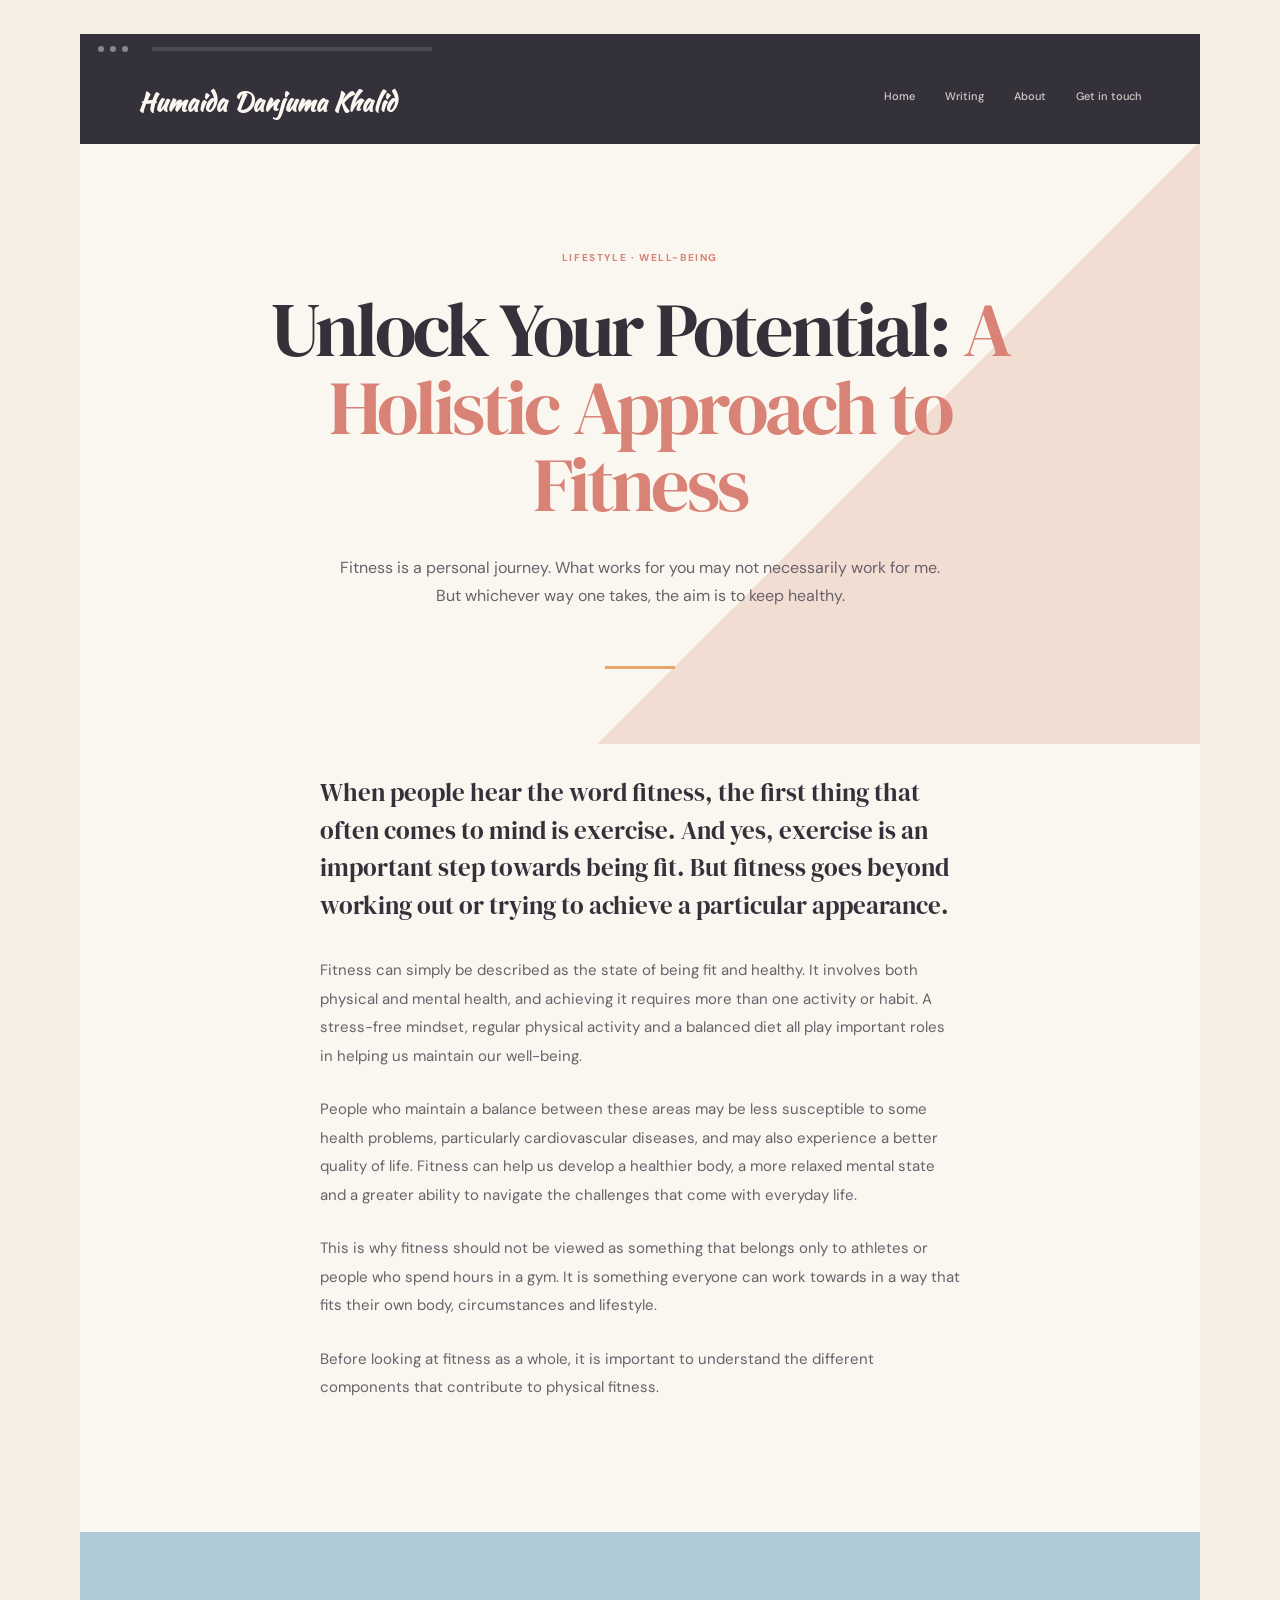
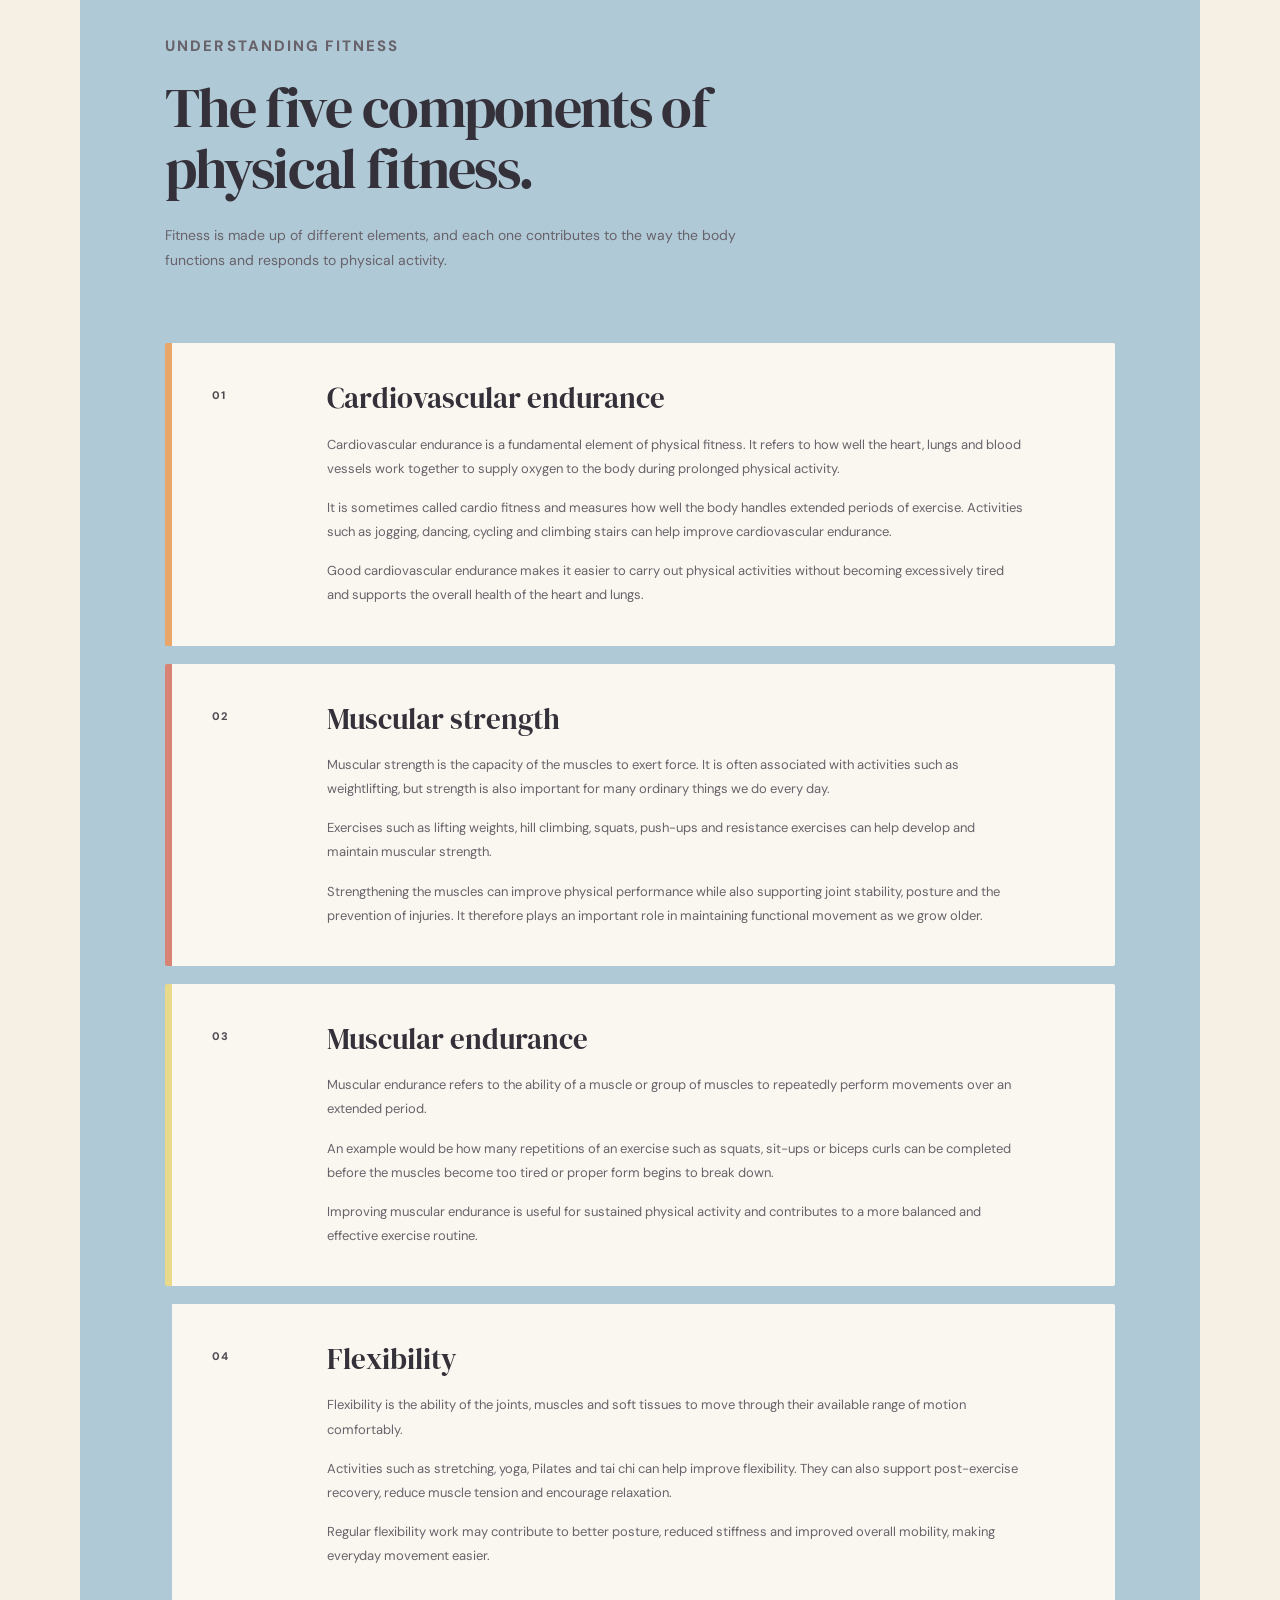
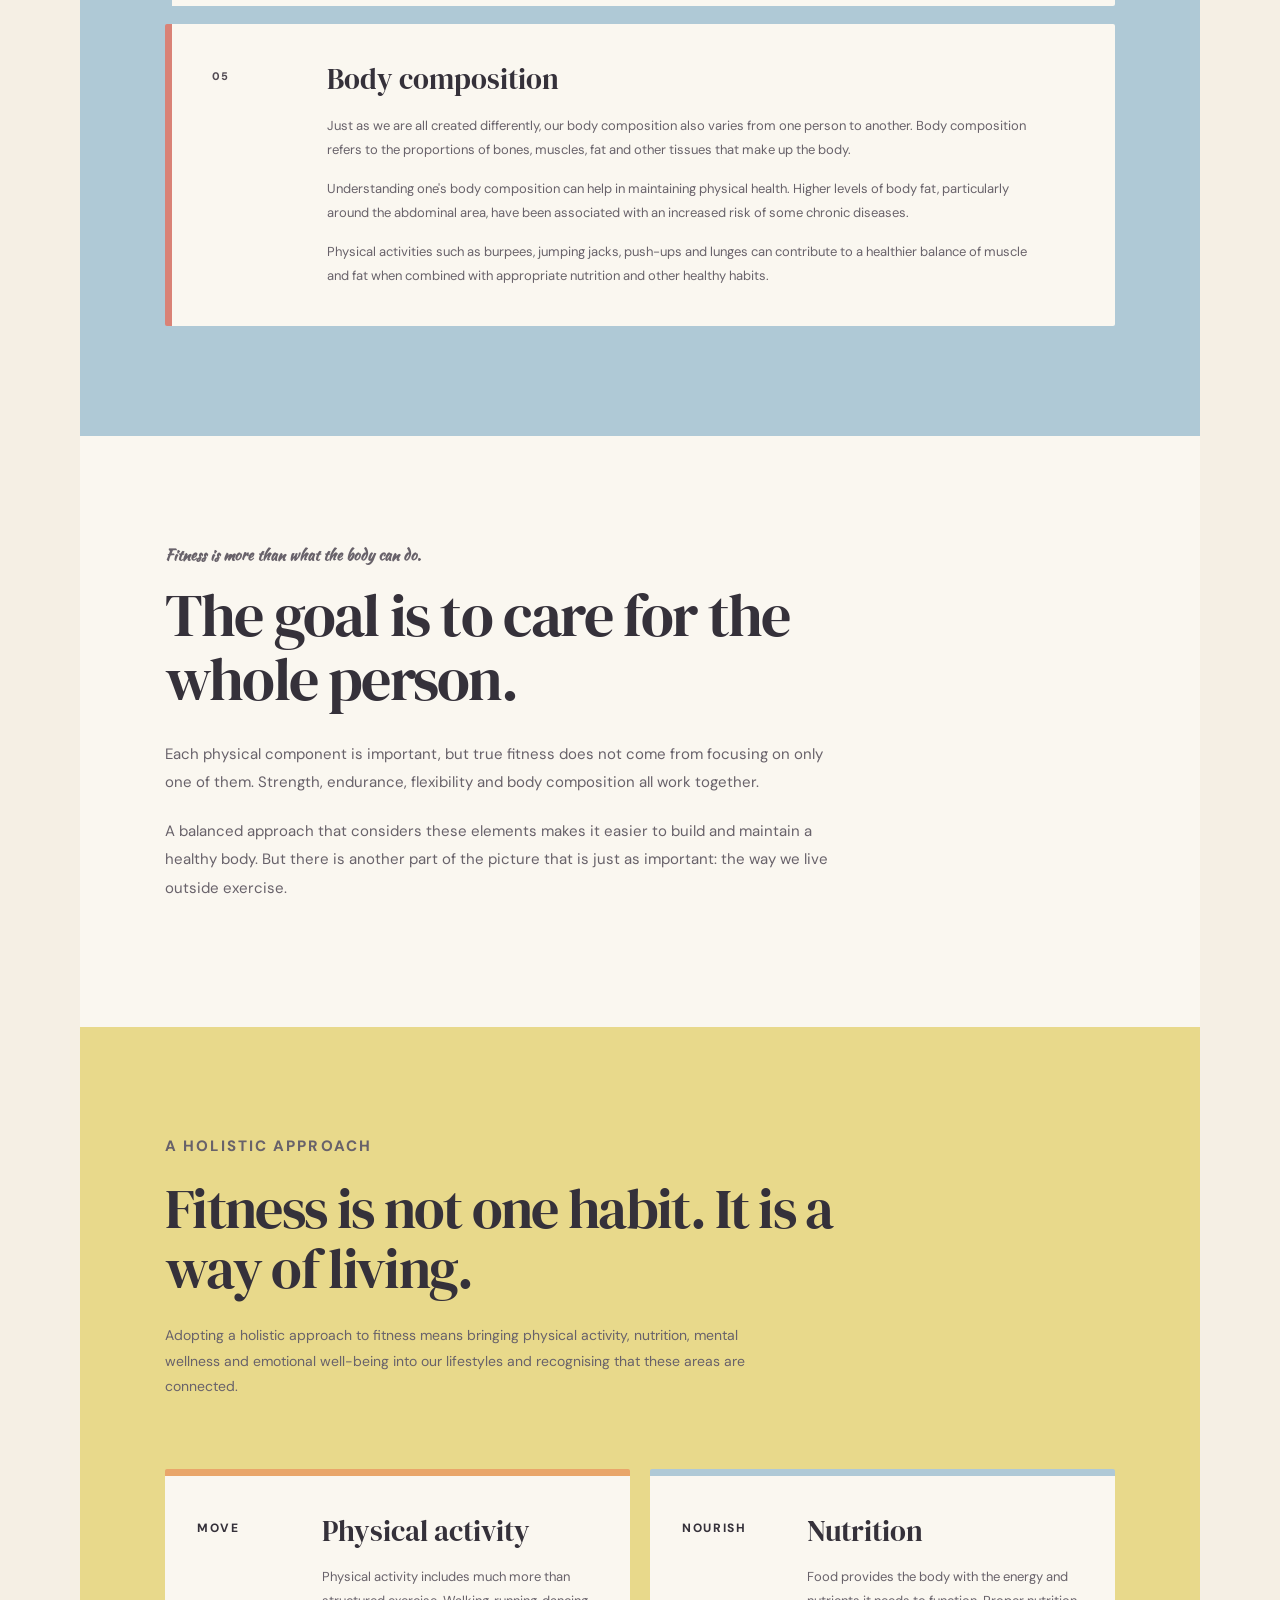
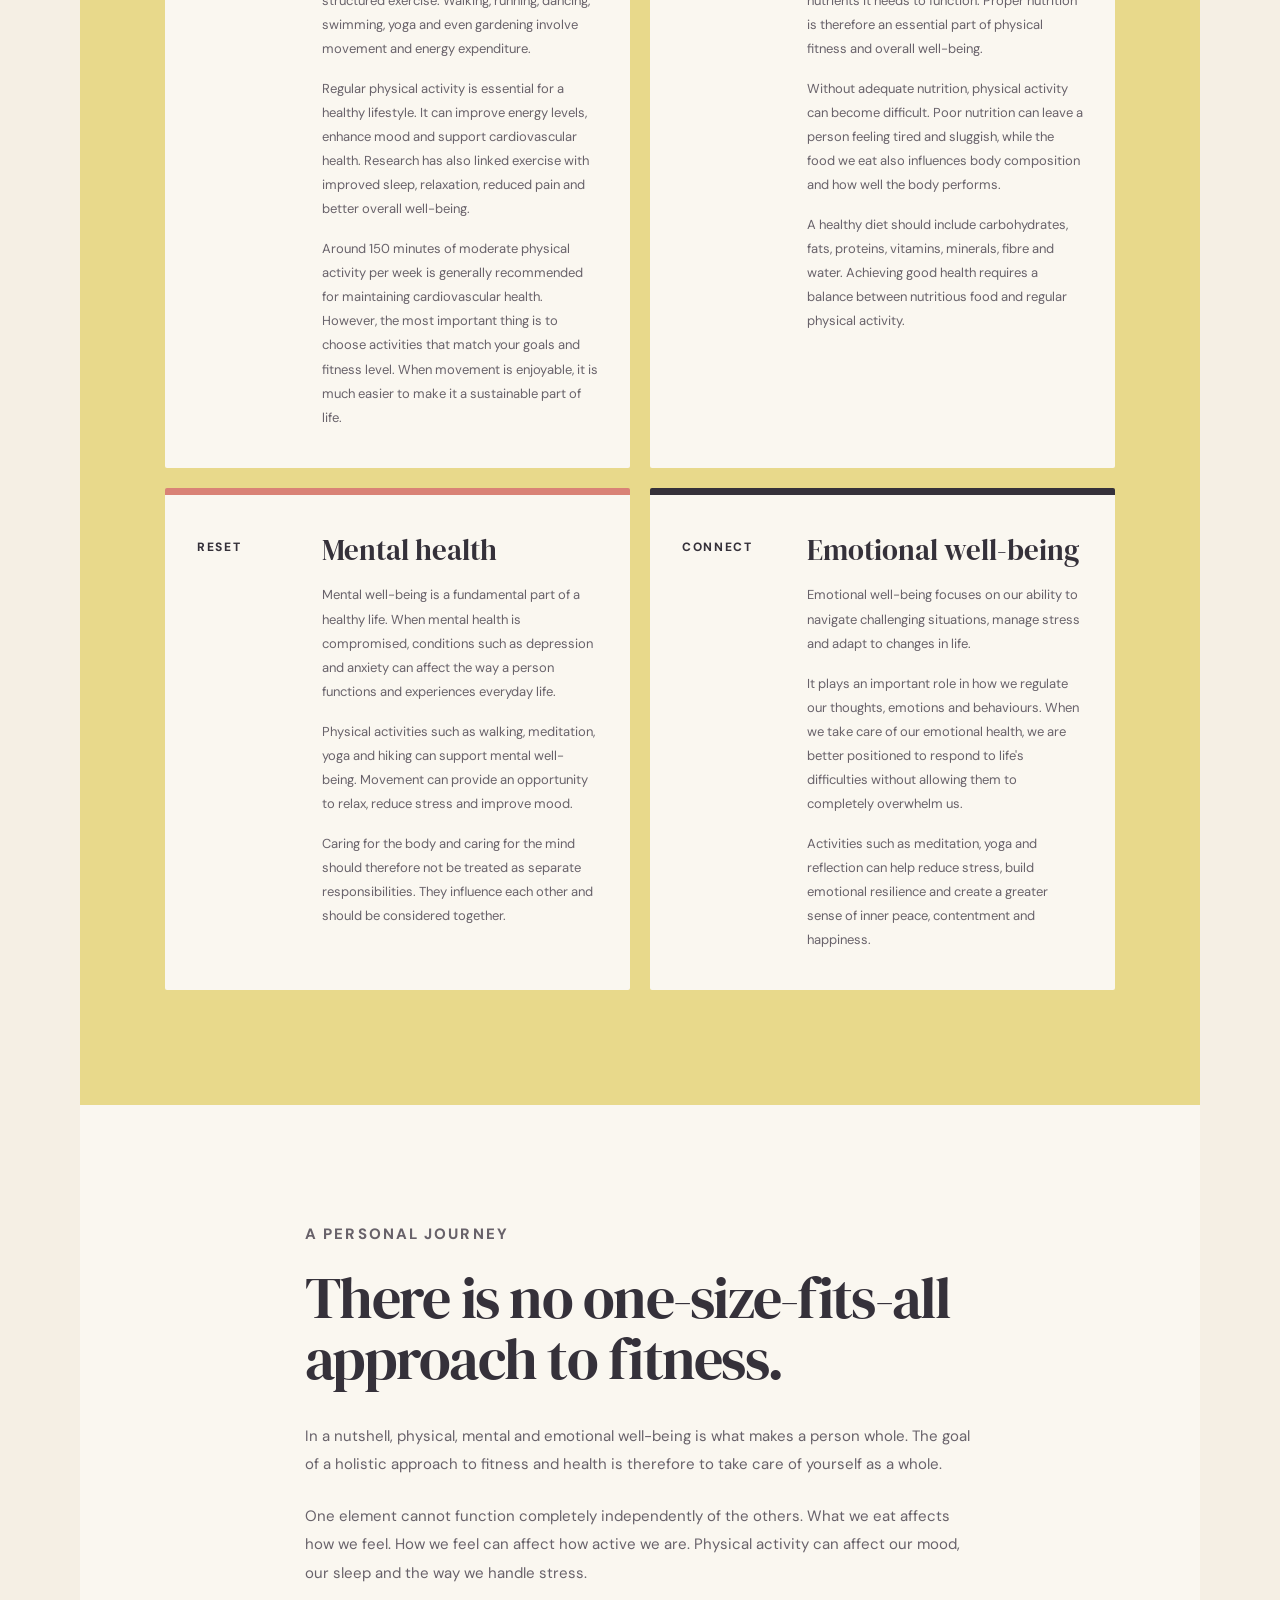
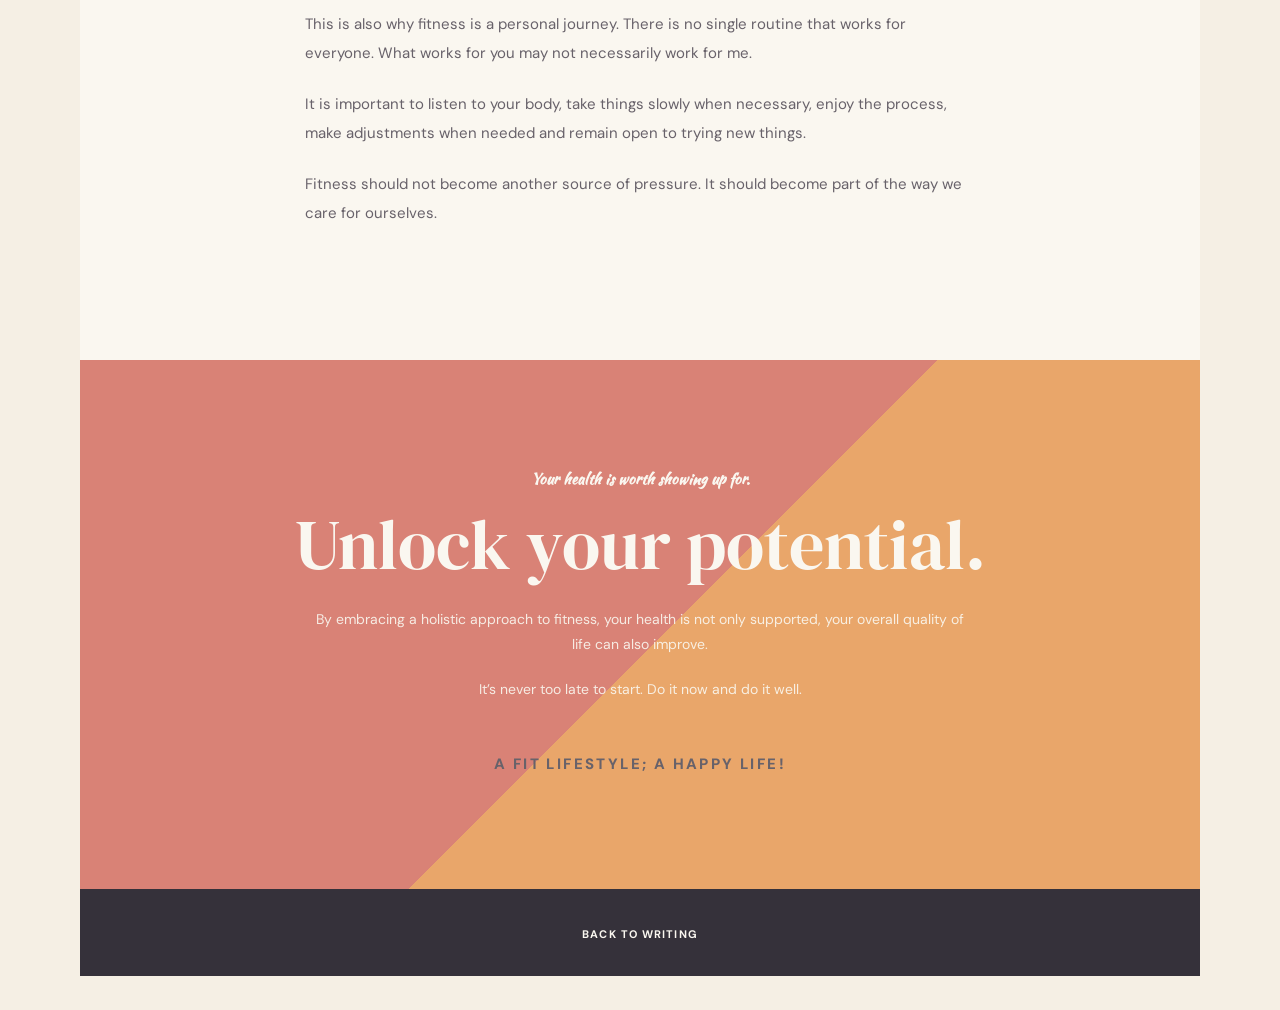
<file: fitness.html>
<!DOCTYPE html>
<html lang="en">
<head>

  <meta charset="UTF-8">

  <meta
    name="viewport"
    content="width=device-width, initial-scale=1.0"
  >

  <title>
    Unlock Your Potential: A Holistic Approach to Fitness | Humaida Danjuma Khalid
  </title>

  <meta
    name="description"
    content="Exploring fitness as a journey towards physical, mental and emotional well-being."
  >

  <link rel="preconnect" href="https://fonts.googleapis.com">

  <link
    rel="preconnect"
    href="https://fonts.gstatic.com"
    crossorigin
  >

  <link
    href="https://fonts.googleapis.com/css2?family=DM+Sans:wght@400;500;600;700;800&family=DM+Serif+Display&family=Kaushan+Script&display=swap"
    rel="stylesheet"
  >

  <link
    rel="stylesheet"
    href="fitness.css"
  >

</head>


<body class="fitness-page">

  <div class="fitness-shell">


    <!-- BROWSER BAR -->

    <div class="fitness-browser-bar">

      <span></span>
      <span></span>
      <span></span>

      <div class="fitness-browser-line"></div>

    </div>


    <!-- NAVIGATION -->

    <nav class="fitness-nav">

      <a
        href="index.html"
        class="fitness-brand"
      >
        Humaida Danjuma Khalid
      </a>


      <div class="fitness-nav-links">

        <a href="index.html">
          Home
        </a>

        <a href="index.html#writing">
          Writing
        </a>

        <a href="index.html#about">
          About
        </a>

        <a href="index.html#contact">
          Get in touch
        </a>

      </div>

    </nav>


    <!-- ARTICLE HEADER -->

    <header class="fitness-header">

      <p class="fitness-eyebrow">
        Lifestyle · Well-being
      </p>

      <h1>
        Unlock Your Potential:
        <em>A Holistic Approach to Fitness</em>
      </h1>

      <p class="fitness-deck">
        Fitness is a personal journey. What works for you may not
        necessarily work for me. But whichever way one takes,
        the aim is to keep healthy.
      </p>

      <div class="header-rule"></div>

    </header>


    <!-- ARTICLE -->

    <main class="fitness-article">


      <!-- INTRODUCTION -->

      <section class="intro-section">

        <p class="article-lead">
          When people hear the word fitness, the first thing that
          often comes to mind is exercise. And yes, exercise is an
          important step towards being fit. But fitness goes beyond
          working out or trying to achieve a particular appearance.
        </p>

        <p>
          Fitness can simply be described as the state of being fit
          and healthy. It involves both physical and mental health,
          and achieving it requires more than one activity or habit.
          A stress-free mindset, regular physical activity and a
          balanced diet all play important roles in helping us
          maintain our well-being.
        </p>

        <p>
          People who maintain a balance between these areas may be
          less susceptible to some health problems, particularly
          cardiovascular diseases, and may also experience a better
          quality of life. Fitness can help us develop a healthier
          body, a more relaxed mental state and a greater ability to
          navigate the challenges that come with everyday life.
        </p>

        <p>
          This is why fitness should not be viewed as something that
          belongs only to athletes or people who spend hours in a
          gym. It is something everyone can work towards in a way
          that fits their own body, circumstances and lifestyle.
        </p>

        <p>
          Before looking at fitness as a whole, it is important to
          understand the different components that contribute to
          physical fitness.
        </p>

      </section>


      <!-- COMPONENTS -->

      <section class="components-section">

        <div class="section-intro">

          <p class="section-label">
            Understanding fitness
          </p>

          <h2>
            The five components of physical fitness.
          </h2>

          <p>
            Fitness is made up of different elements, and each one
            contributes to the way the body functions and responds
            to physical activity.
          </p>

        </div>


        <div class="component-list">


          <!-- CARDIO -->

          <article class="component">

            <div class="component-number">
              01
            </div>

            <div>

              <h3>
                Cardiovascular endurance
              </h3>

              <p>
                Cardiovascular endurance is a fundamental element
                of physical fitness. It refers to how well the heart,
                lungs and blood vessels work together to supply
                oxygen to the body during prolonged physical
                activity.
              </p>

              <p>
                It is sometimes called cardio fitness and measures
                how well the body handles extended periods of
                exercise. Activities such as jogging, dancing,
                cycling and climbing stairs can help improve
                cardiovascular endurance.
              </p>

              <p>
                Good cardiovascular endurance makes it easier to
                carry out physical activities without becoming
                excessively tired and supports the overall health
                of the heart and lungs.
              </p>

            </div>

          </article>


          <!-- STRENGTH -->

          <article class="component">

            <div class="component-number">
              02
            </div>

            <div>

              <h3>
                Muscular strength
              </h3>

              <p>
                Muscular strength is the capacity of the muscles to
                exert force. It is often associated with activities
                such as weightlifting, but strength is also important
                for many ordinary things we do every day.
              </p>

              <p>
                Exercises such as lifting weights, hill climbing,
                squats, push-ups and resistance exercises can help
                develop and maintain muscular strength.
              </p>

              <p>
                Strengthening the muscles can improve physical
                performance while also supporting joint stability,
                posture and the prevention of injuries. It therefore
                plays an important role in maintaining functional
                movement as we grow older.
              </p>

            </div>

          </article>


          <!-- MUSCULAR ENDURANCE -->

          <article class="component">

            <div class="component-number">
              03
            </div>

            <div>

              <h3>
                Muscular endurance
              </h3>

              <p>
                Muscular endurance refers to the ability of a muscle
                or group of muscles to repeatedly perform movements
                over an extended period.
              </p>

              <p>
                An example would be how many repetitions of an
                exercise such as squats, sit-ups or biceps curls can
                be completed before the muscles become too tired or
                proper form begins to break down.
              </p>

              <p>
                Improving muscular endurance is useful for sustained
                physical activity and contributes to a more balanced
                and effective exercise routine.
              </p>

            </div>

          </article>


          <!-- FLEXIBILITY -->

          <article class="component">

            <div class="component-number">
              04
            </div>

            <div>

              <h3>
                Flexibility
              </h3>

              <p>
                Flexibility is the ability of the joints, muscles and
                soft tissues to move through their available range
                of motion comfortably.
              </p>

              <p>
                Activities such as stretching, yoga, Pilates and
                tai chi can help improve flexibility. They can also
                support post-exercise recovery, reduce muscle tension
                and encourage relaxation.
              </p>

              <p>
                Regular flexibility work may contribute to better
                posture, reduced stiffness and improved overall
                mobility, making everyday movement easier.
              </p>

            </div>

          </article>


          <!-- BODY COMPOSITION -->

          <article class="component">

            <div class="component-number">
              05
            </div>

            <div>

              <h3>
                Body composition
              </h3>

              <p>
                Just as we are all created differently, our body
                composition also varies from one person to another.
                Body composition refers to the proportions of bones,
                muscles, fat and other tissues that make up the body.
              </p>

              <p>
                Understanding one's body composition can help in
                maintaining physical health. Higher levels of body
                fat, particularly around the abdominal area, have
                been associated with an increased risk of some
                chronic diseases.
              </p>

              <p>
                Physical activities such as burpees, jumping jacks,
                push-ups and lunges can contribute to a healthier
                balance of muscle and fat when combined with
                appropriate nutrition and other healthy habits.
              </p>

            </div>

          </article>


        </div>

      </section>


      <!-- TRANSITION -->

      <section class="transition-section">

        <p class="script-note">
          Fitness is more than what the body can do.
        </p>

        <h2>
          The goal is to care for the whole person.
        </h2>

        <p>
          Each physical component is important, but true fitness
          does not come from focusing on only one of them. Strength,
          endurance, flexibility and body composition all work
          together.
        </p>

        <p>
          A balanced approach that considers these elements makes
          it easier to build and maintain a healthy body. But there
          is another part of the picture that is just as important:
          the way we live outside exercise.
        </p>

      </section>


      <!-- HOLISTIC APPROACH -->

      <section class="holistic-section">

        <div class="holistic-heading">

          <p class="section-label">
            A holistic approach
          </p>

          <h2>
            Fitness is not one habit.
            It is a way of living.
          </h2>

          <p>
            Adopting a holistic approach to fitness means bringing
            physical activity, nutrition, mental wellness and
            emotional well-being into our lifestyles and recognising
            that these areas are connected.
          </p>

        </div>


        <div class="pillars">


          <!-- MOVE -->

          <article class="pillar">

            <div class="pillar-word">
              MOVE
            </div>

            <div class="pillar-content">

              <h3>
                Physical activity
              </h3>

              <p>
                Physical activity includes much more than structured
                exercise. Walking, running, dancing, swimming, yoga
                and even gardening involve movement and energy
                expenditure.
              </p>

              <p>
                Regular physical activity is essential for a healthy
                lifestyle. It can improve energy levels, enhance
                mood and support cardiovascular health. Research has
                also linked exercise with improved sleep, relaxation,
                reduced pain and better overall well-being.
              </p>

              <p>
                Around 150 minutes of moderate physical activity per
                week is generally recommended for maintaining
                cardiovascular health. However, the most important
                thing is to choose activities that match your goals
                and fitness level. When movement is enjoyable, it is
                much easier to make it a sustainable part of life.
              </p>

            </div>

          </article>


          <!-- NOURISH -->

          <article class="pillar">

            <div class="pillar-word">
              NOURISH
            </div>

            <div class="pillar-content">

              <h3>
                Nutrition
              </h3>

              <p>
                Food provides the body with the energy and nutrients
                it needs to function. Proper nutrition is therefore
                an essential part of physical fitness and overall
                well-being.
              </p>

              <p>
                Without adequate nutrition, physical activity can
                become difficult. Poor nutrition can leave a person
                feeling tired and sluggish, while the food we eat
                also influences body composition and how well the
                body performs.
              </p>

              <p>
                A healthy diet should include carbohydrates, fats,
                proteins, vitamins, minerals, fibre and water.
                Achieving good health requires a balance between
                nutritious food and regular physical activity.
              </p>

            </div>

          </article>


          <!-- RESET -->

          <article class="pillar">

            <div class="pillar-word">
              RESET
            </div>

            <div class="pillar-content">

              <h3>
                Mental health
              </h3>

              <p>
                Mental well-being is a fundamental part of a healthy
                life. When mental health is compromised, conditions
                such as depression and anxiety can affect the way a
                person functions and experiences everyday life.
              </p>

              <p>
                Physical activities such as walking, meditation,
                yoga and hiking can support mental well-being.
                Movement can provide an opportunity to relax, reduce
                stress and improve mood.
              </p>

              <p>
                Caring for the body and caring for the mind should
                therefore not be treated as separate responsibilities.
                They influence each other and should be considered
                together.
              </p>

            </div>

          </article>


          <!-- CONNECT -->

          <article class="pillar">

            <div class="pillar-word">
              CONNECT
            </div>

            <div class="pillar-content">

              <h3>
                Emotional well-being
              </h3>

              <p>
                Emotional well-being focuses on our ability to
                navigate challenging situations, manage stress and
                adapt to changes in life.
              </p>

              <p>
                It plays an important role in how we regulate our
                thoughts, emotions and behaviours. When we take care
                of our emotional health, we are better positioned to
                respond to life's difficulties without allowing them
                to completely overwhelm us.
              </p>

              <p>
                Activities such as meditation, yoga and reflection
                can help reduce stress, build emotional resilience
                and create a greater sense of inner peace,
                contentment and happiness.
              </p>

            </div>

          </article>


        </div>

      </section>


      <!-- REFLECTION -->

      <section class="reflection-section">

        <p class="section-label">
          A personal journey
        </p>

        <h2>
          There is no one-size-fits-all approach to fitness.
        </h2>

        <p>
          In a nutshell, physical, mental and emotional well-being
          is what makes a person whole. The goal of a holistic
          approach to fitness and health is therefore to take care
          of yourself as a whole.
        </p>

        <p>
          One element cannot function completely independently of
          the others. What we eat affects how we feel. How we feel
          can affect how active we are. Physical activity can affect
          our mood, our sleep and the way we handle stress.
        </p>

        <p>
          This is also why fitness is a personal journey. There is
          no single routine that works for everyone. What works for
          you may not necessarily work for me.
        </p>

        <p>
          It is important to listen to your body, take things slowly
          when necessary, enjoy the process, make adjustments when
          needed and remain open to trying new things.
        </p>

        <p>
          Fitness should not become another source of pressure. It
          should become part of the way we care for ourselves.
        </p>

      </section>


      <!-- CLOSING -->

      <section class="fitness-ending">

        <p class="script-note">
          Your health is worth showing up for.
        </p>

        <h2>
          Unlock your potential.
        </h2>

        <p>
          By embracing a holistic approach to fitness, your health
          is not only supported, your overall quality of life can
          also improve.
        </p>

        <p>
          It’s never too late to start. Do it now and do it well.
        </p>

        <p class="final-line">
          A FIT LIFESTYLE; A HAPPY LIFE!
        </p>

      </section>


    </main>


    <!-- BACK -->

    <div class="fitness-back">

      <a href="index.html#writing">
        Back to Writing
      </a>

    </div>


  </div>

</body>
</html>
</file>
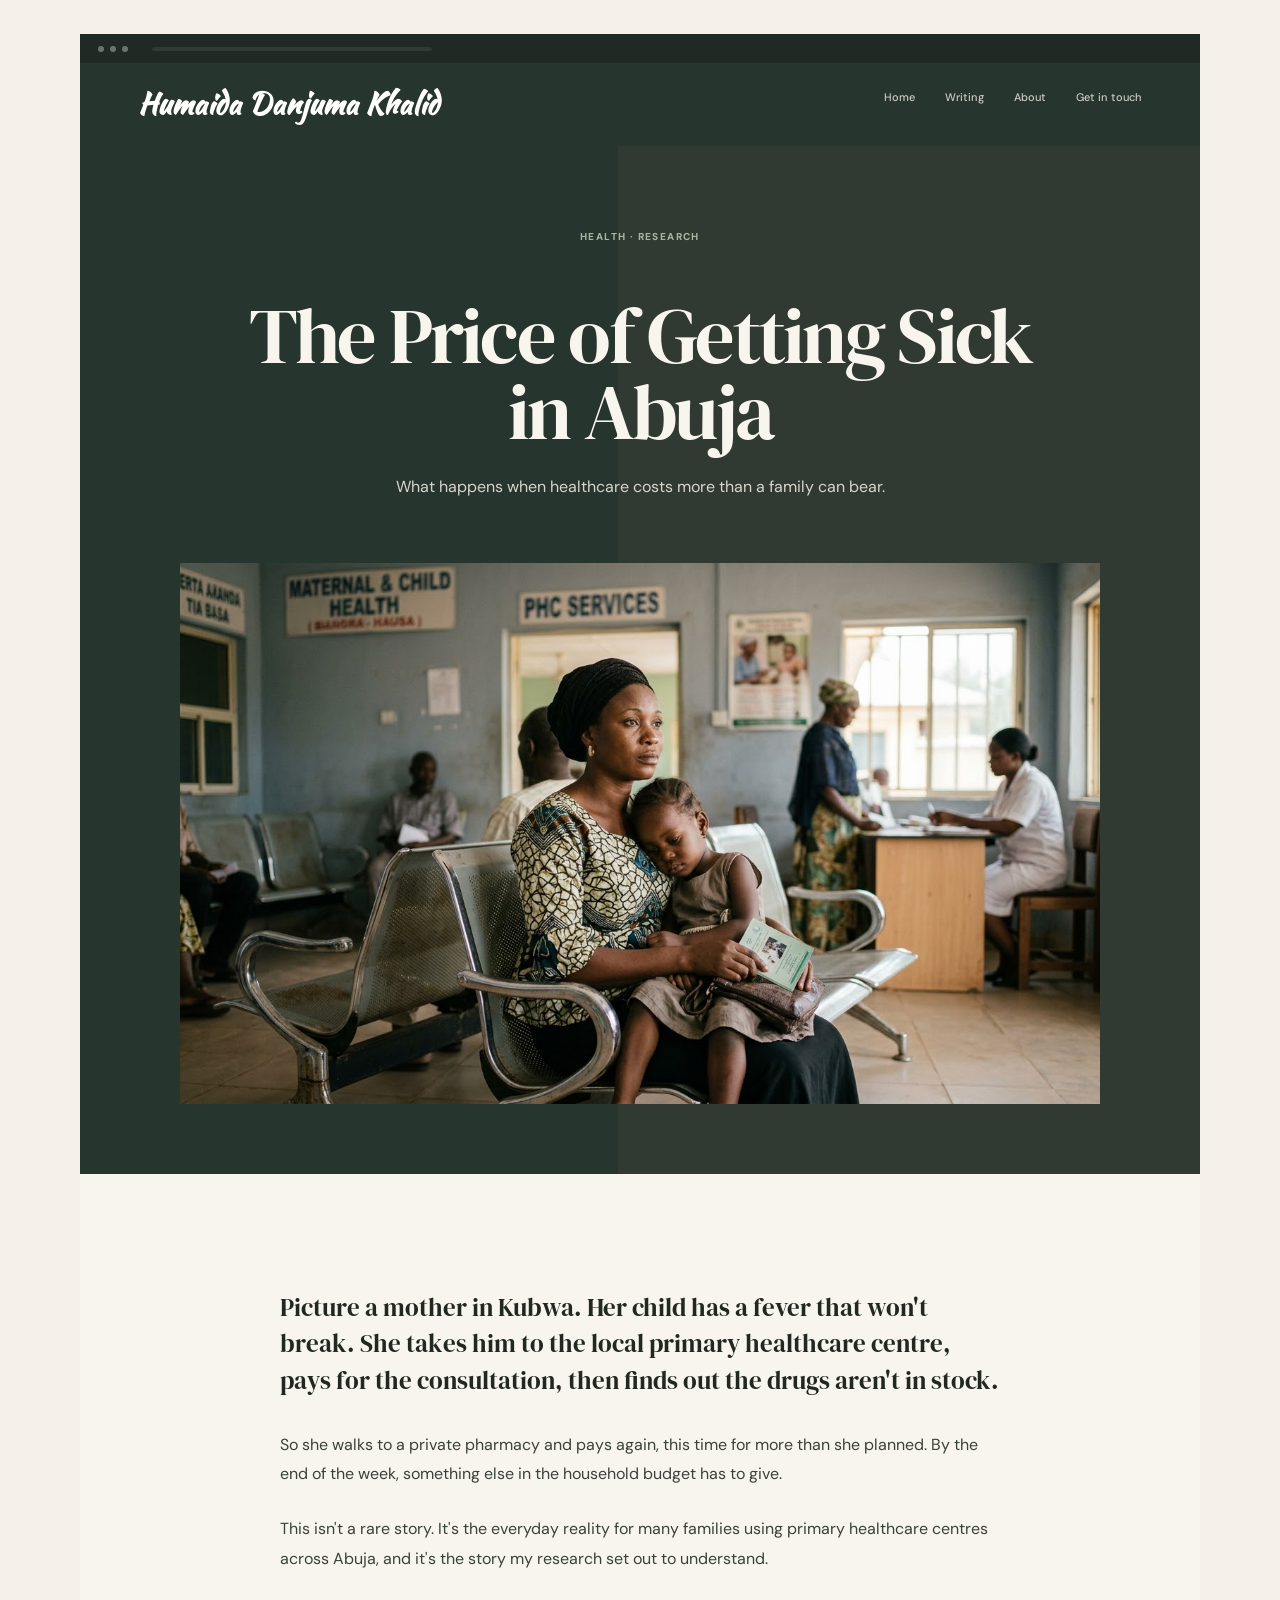
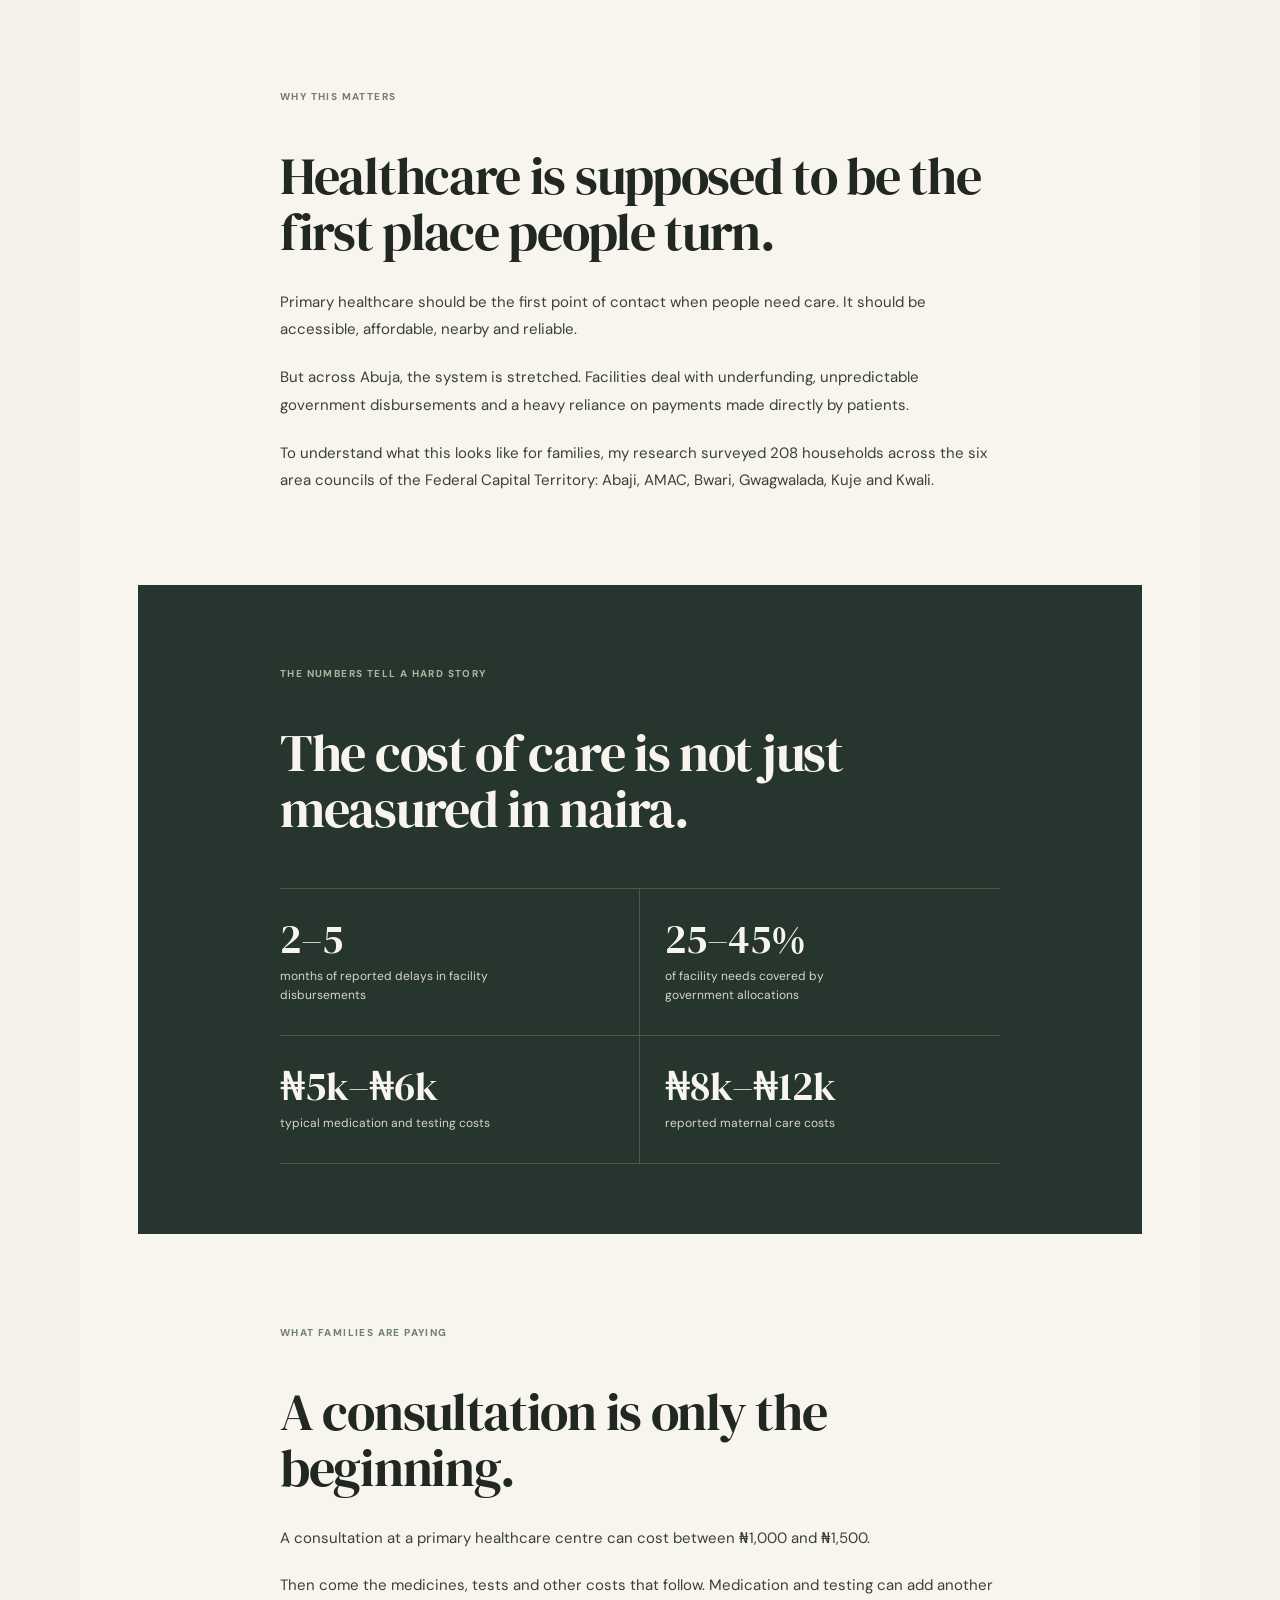
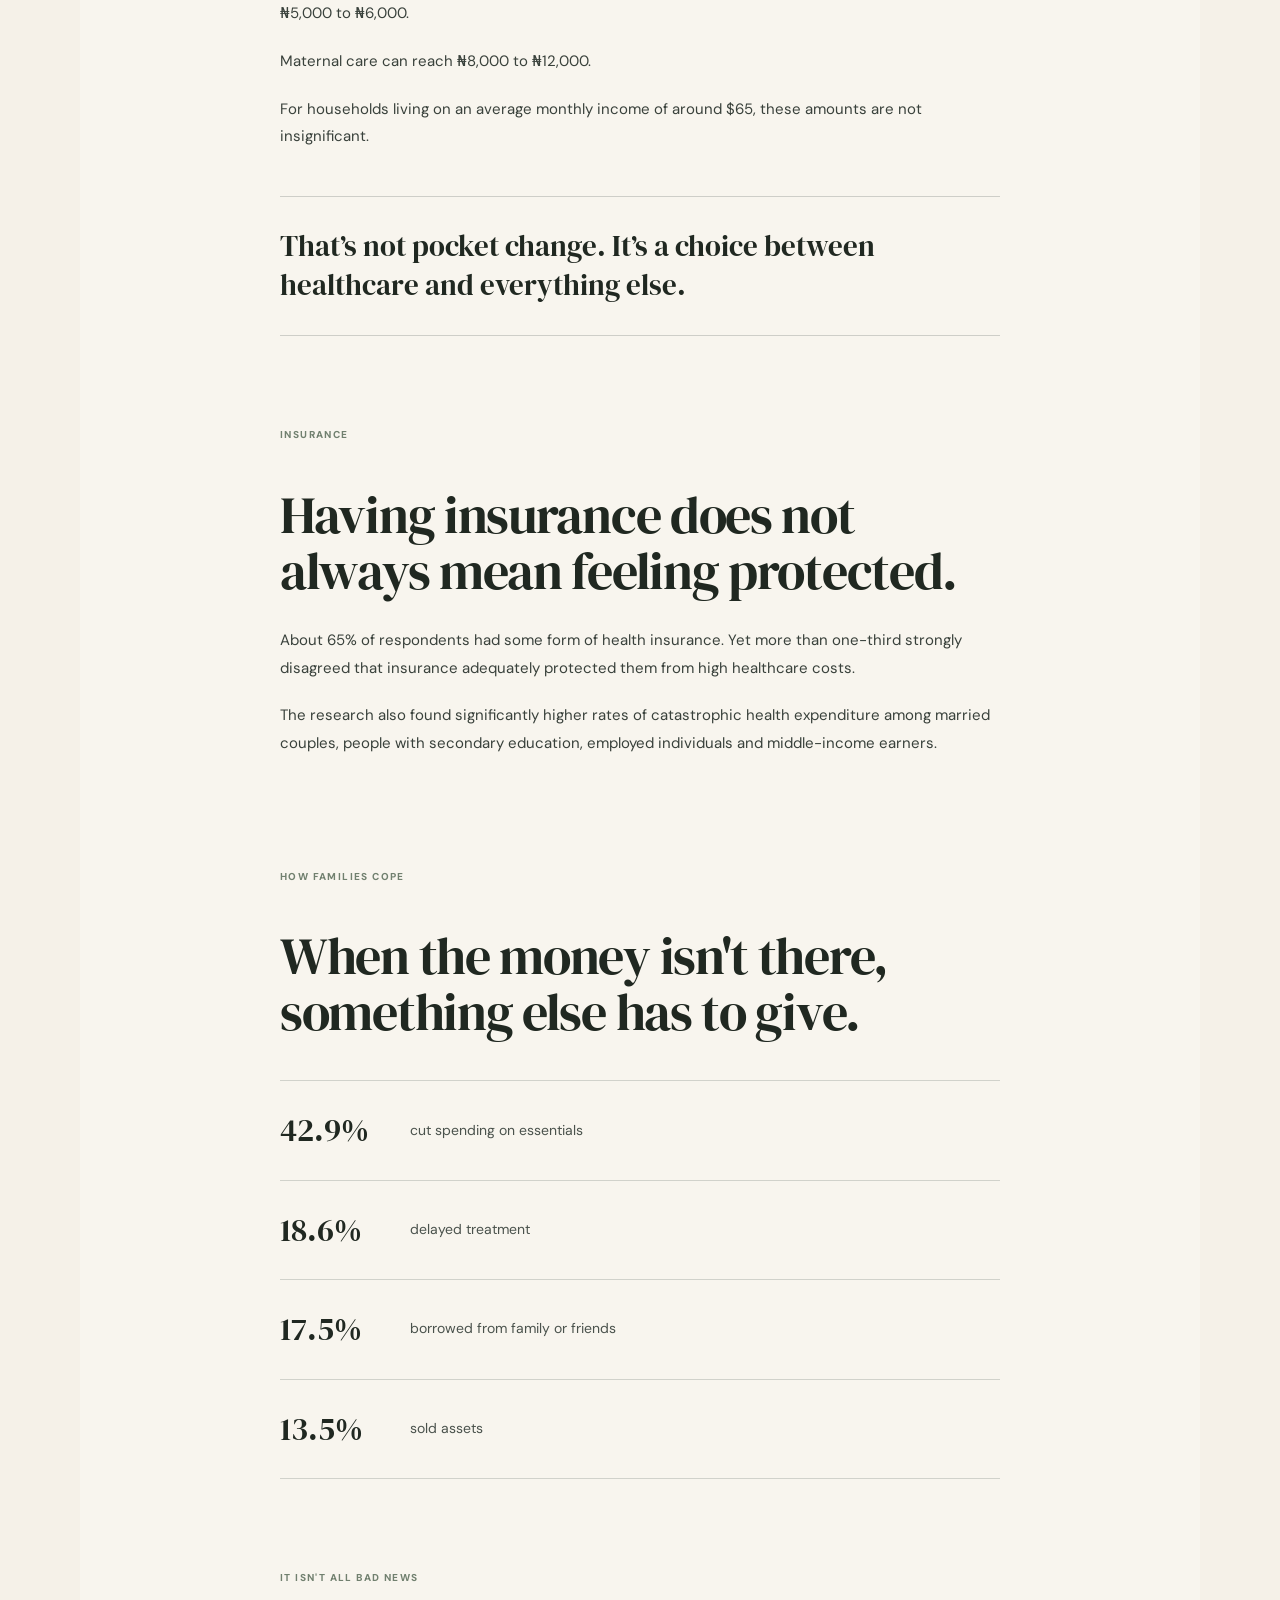
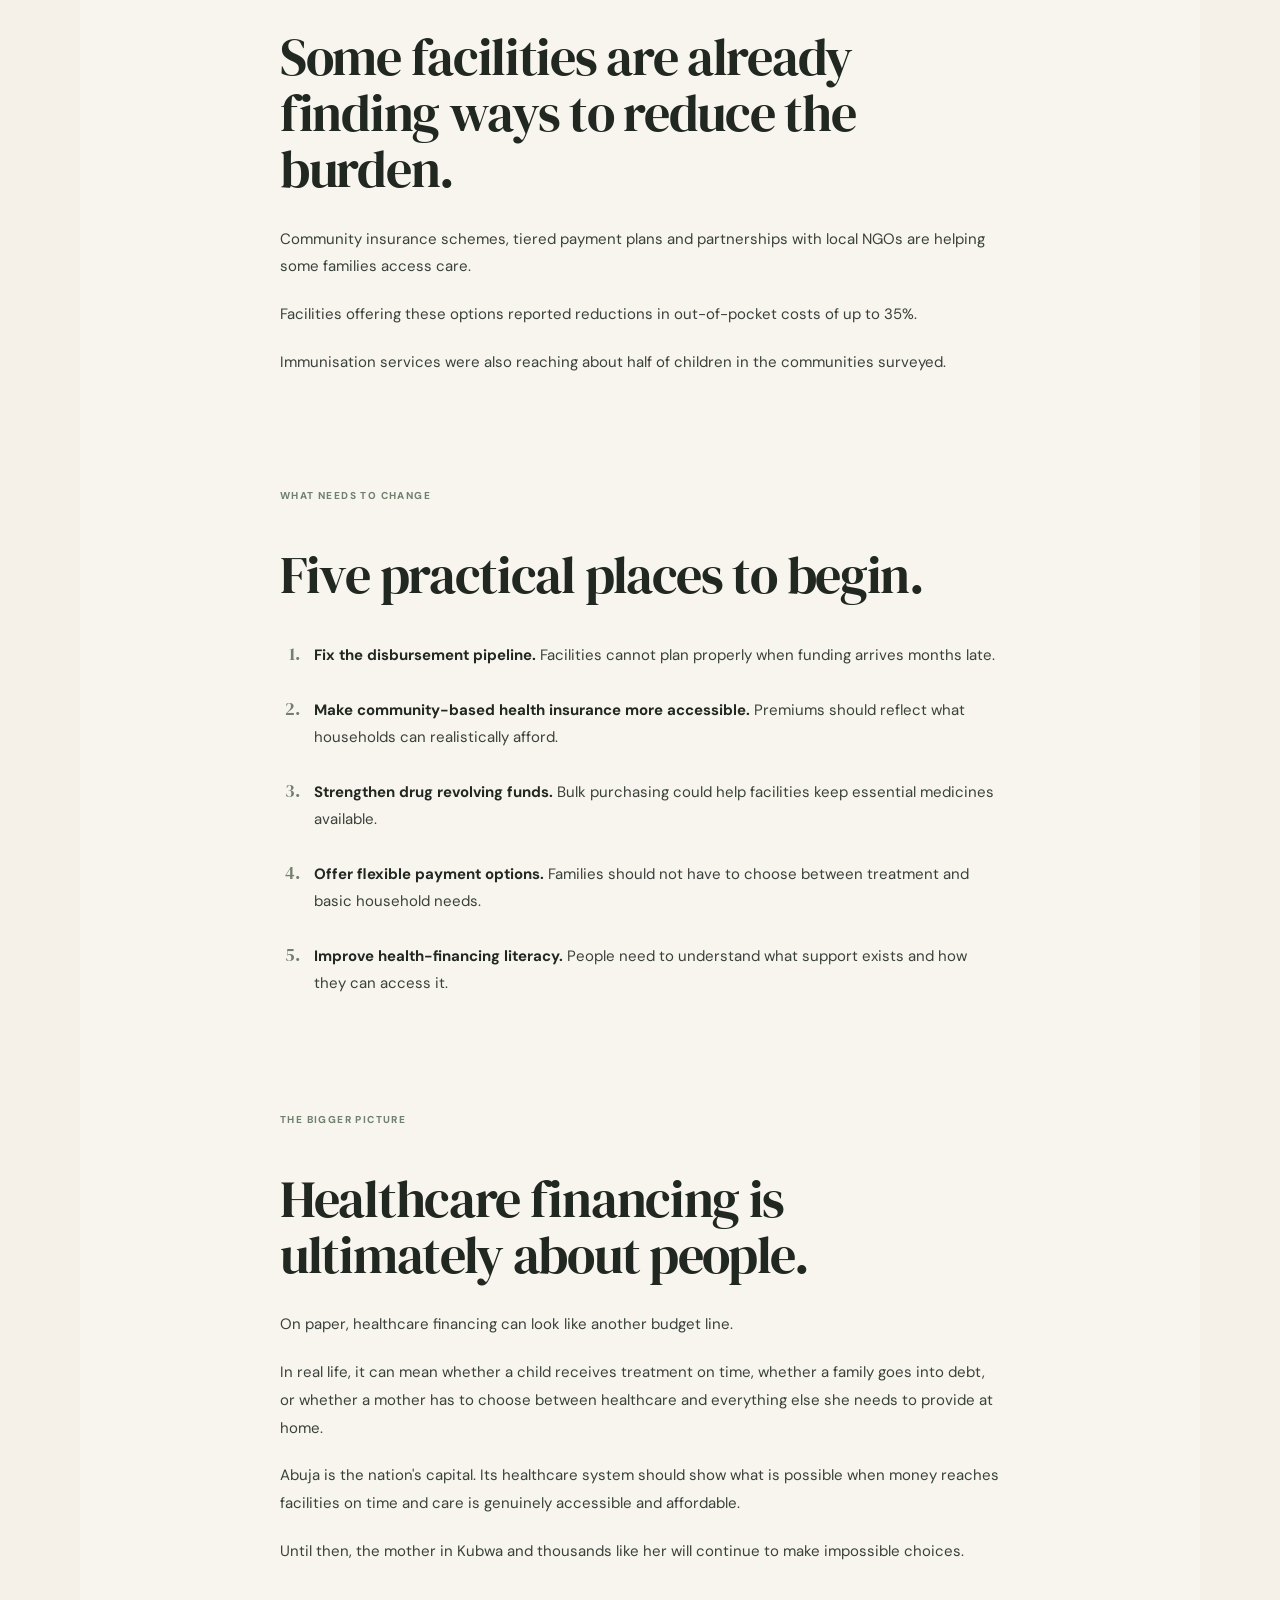
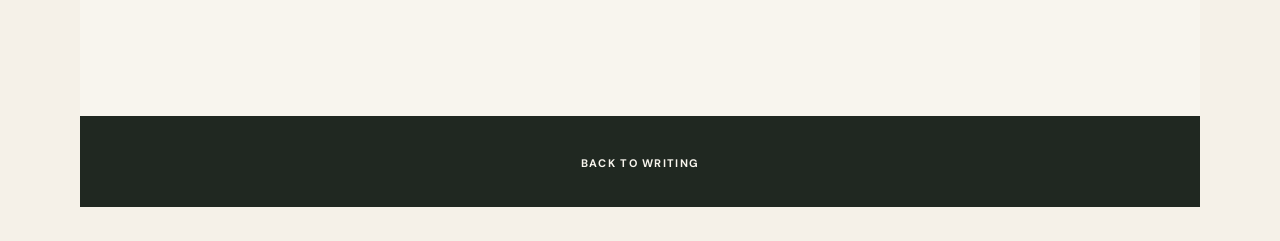
<file: healthcare-costs-abuja.html>
<!DOCTYPE html>
<html lang="en">
<head>

  <meta charset="UTF-8">

  <meta
    name="viewport"
    content="width=device-width, initial-scale=1.0"
  >

  <title>
    The Price of Getting Sick in Abuja | Humaida Danjuma Khalid
  </title>

  <meta
    name="description"
    content="Exploring what happens when healthcare costs more than a family can bear."
  >

  <link rel="preconnect" href="https://fonts.googleapis.com">

  <link
    rel="preconnect"
    href="https://fonts.gstatic.com"
    crossorigin
  >

  <link
    href="https://fonts.googleapis.com/css2?family=DM+Sans:wght@400;500;600;700;800&family=DM+Serif+Display&family=Kaushan+Script&display=swap"
    rel="stylesheet"
  >

  <link
    rel="stylesheet"
    href="article.css"
  >

</head>


<body class="article-page">


  <div class="article-shell">


    <!-- =====================================================
         BROWSER BAR
    ====================================================== -->

    <div class="article-browser-bar">

      <span></span>
      <span></span>
      <span></span>

      <div class="article-browser-line"></div>

    </div>


    <!-- =====================================================
         NAVIGATION
    ====================================================== -->

    <nav class="article-nav">

      <a
        href="index.html"
        class="article-brand"
      >
        Humaida Danjuma Khalid
      </a>


      <div class="article-nav-links">

        <a href="index.html">
          Home
        </a>

        <a href="index.html#writing">
          Writing
        </a>

        <a href="index.html#about">
          About
        </a>

        <a href="index.html#contact">
          Get in touch
        </a>

      </div>

    </nav>


    <!-- =====================================================
         ARTICLE HERO
    ====================================================== -->

    <header class="article-hero">

      <div class="article-header-content">

        <p class="article-eyebrow">
          Health · Research
        </p>

        <h1>
          The Price of Getting Sick in Abuja
        </h1>

        <p class="article-deck">
          What happens when healthcare costs more
          than a family can bear.
        </p>

      </div>


      <div class="article-cover">

        <img
          src="assets/IMG_7693.jpeg"
          alt="Healthcare and family finances in Abuja"
        >

      </div>

    </header>


    <!-- =====================================================
         ARTICLE BODY
    ====================================================== -->

    <main class="article-body">


      <!-- OPENING -->

      <p class="article-lead">
        Picture a mother in Kubwa. Her child has a fever
        that won't break. She takes him to the local
        primary healthcare centre, pays for the consultation,
        then finds out the drugs aren't in stock.
      </p>


      <p>
        So she walks to a private pharmacy and pays again,
        this time for more than she planned. By the end of
        the week, something else in the household budget
        has to give.
      </p>


      <p>
        This isn't a rare story. It's the everyday reality
        for many families using primary healthcare centres
        across Abuja, and it's the story my research set
        out to understand.
      </p>


      <!-- =================================================
           WHY THIS MATTERS
      ================================================== -->

      <section class="article-section">

        <p class="article-label">
          Why this matters
        </p>

        <h2>
          Healthcare is supposed to be
          the first place people turn.
        </h2>

        <p>
          Primary healthcare should be the first point of
          contact when people need care. It should be
          accessible, affordable, nearby and reliable.
        </p>

        <p>
          But across Abuja, the system is stretched.
          Facilities deal with underfunding, unpredictable
          government disbursements and a heavy reliance on
          payments made directly by patients.
        </p>

        <p>
          To understand what this looks like for families,
          my research surveyed 208 households across the
          six area councils of the Federal Capital Territory:
          Abaji, AMAC, Bwari, Gwagwalada, Kuje and Kwali.
        </p>

      </section>


      <!-- =================================================
           NUMBERS
      ================================================== -->

      <section class="data-section">

        <div class="data-intro">

          <p class="article-label">
            The numbers tell a hard story
          </p>

          <h2>
            The cost of care is not
            just measured in naira.
          </h2>

        </div>


        <div class="data-grid">


          <div class="data-item">

            <strong>
              2–5
            </strong>

            <span>
              months of reported delays
              in facility disbursements
            </span>

          </div>


          <div class="data-item">

            <strong>
              25–45%
            </strong>

            <span>
              of facility needs covered
              by government allocations
            </span>

          </div>


          <div class="data-item">

            <strong>
              ₦5k–₦6k
            </strong>

            <span>
              typical medication and
              testing costs
            </span>

          </div>


          <div class="data-item">

            <strong>
              ₦8k–₦12k
            </strong>

            <span>
              reported maternal
              care costs
            </span>

          </div>


        </div>

      </section>


      <!-- =================================================
           COST
      ================================================== -->

      <section class="article-section">

        <p class="article-label">
          What families are paying
        </p>

        <h2>
          A consultation is only
          the beginning.
        </h2>

        <p>
          A consultation at a primary healthcare centre
          can cost between ₦1,000 and ₦1,500.
        </p>

        <p>
          Then come the medicines, tests and other costs
          that follow. Medication and testing can add
          another ₦5,000 to ₦6,000.
        </p>

        <p>
          Maternal care can reach ₦8,000 to ₦12,000.
        </p>

        <p>
          For households living on an average monthly income
          of around $65, these amounts are not insignificant.
        </p>

        <p class="pull-quote">
          That’s not pocket change.
          It’s a choice between healthcare
          and everything else.
        </p>

      </section>


      <!-- =================================================
           INSURANCE
      ================================================== -->

      <section class="article-section">

        <p class="article-label">
          Insurance
        </p>

        <h2>
          Having insurance does not
          always mean feeling protected.
        </h2>

        <p>
          About 65% of respondents had some form of health
          insurance. Yet more than one-third strongly
          disagreed that insurance adequately protected
          them from high healthcare costs.
        </p>

        <p>
          The research also found significantly higher rates
          of catastrophic health expenditure among married
          couples, people with secondary education, employed
          individuals and middle-income earners.
        </p>

      </section>


      <!-- =================================================
           HOW FAMILIES COPE
      ================================================== -->

      <section class="coping-section">

        <p class="article-label">
          How families cope
        </p>

        <h2>
          When the money isn't there,
          something else has to give.
        </h2>


        <div class="coping-list">


          <div class="coping-row">

            <strong>
              42.9%
            </strong>

            <span>
              cut spending on essentials
            </span>

          </div>


          <div class="coping-row">

            <strong>
              18.6%
            </strong>

            <span>
              delayed treatment
            </span>

          </div>


          <div class="coping-row">

            <strong>
              17.5%
            </strong>

            <span>
              borrowed from family or friends
            </span>

          </div>


          <div class="coping-row">

            <strong>
              13.5%
            </strong>

            <span>
              sold assets
            </span>

          </div>


        </div>

      </section>


      <!-- =================================================
           NOT ALL BAD NEWS
      ================================================== -->

      <section class="article-section">

        <p class="article-label">
          It isn't all bad news
        </p>

        <h2>
          Some facilities are already
          finding ways to reduce the burden.
        </h2>

        <p>
          Community insurance schemes, tiered payment
          plans and partnerships with local NGOs are
          helping some families access care.
        </p>

        <p>
          Facilities offering these options reported
          reductions in out-of-pocket costs of up to 35%.
        </p>

        <p>
          Immunisation services were also reaching about
          half of children in the communities surveyed.
        </p>

      </section>


      <!-- =================================================
           WHAT NEEDS TO CHANGE
      ================================================== -->

      <section class="article-section changes-section">

        <p class="article-label">
          What needs to change
        </p>

        <h2>
          Five practical places to begin.
        </h2>


        <ol>

          <li>

            <strong>
              Fix the disbursement pipeline.
            </strong>

            Facilities cannot plan properly when funding
            arrives months late.

          </li>


          <li>

            <strong>
              Make community-based health insurance
              more accessible.
            </strong>

            Premiums should reflect what households can
            realistically afford.

          </li>


          <li>

            <strong>
              Strengthen drug revolving funds.
            </strong>

            Bulk purchasing could help facilities keep
            essential medicines available.

          </li>


          <li>

            <strong>
              Offer flexible payment options.
            </strong>

            Families should not have to choose between
            treatment and basic household needs.

          </li>


          <li>

            <strong>
              Improve health-financing literacy.
            </strong>

            People need to understand what support exists
            and how they can access it.

          </li>

        </ol>

      </section>


      <!-- =================================================
           CLOSING
      ================================================== -->

      <section class="article-ending">

        <p class="article-label">
          The bigger picture
        </p>

        <h2>
          Healthcare financing is
          ultimately about people.
        </h2>

        <p>
          On paper, healthcare financing can look like
          another budget line.
        </p>

        <p>
          In real life, it can mean whether a child receives
          treatment on time, whether a family goes into debt,
          or whether a mother has to choose between healthcare
          and everything else she needs to provide at home.
        </p>

        <p>
          Abuja is the nation's capital. Its healthcare
          system should show what is possible when money
          reaches facilities on time and care is genuinely
          accessible and affordable.
        </p>

        <p>
          Until then, the mother in Kubwa and thousands like
          her will continue to make impossible choices.
        </p>

      </section>


    </main>


    <!-- =====================================================
         BACK TO WRITING
    ====================================================== -->

    <div class="article-back">

      <a href="index.html#writing">
        Back to Writing
      </a>

    </div>


  </div>


</body>
</html>
</file>
<file: style.css>
/* =========================================================
   ROOT
========================================================= */

:root {
  --ivory: #F5F1E8;
  --forest: #26352D;
  --forest-light: #303A32;
  --forest-dark: #202821;
  --sage: #A8B5A0;
  --cream: #F8F5EE;
  --white: #FFFFFF;
  --text-soft: #D8D5CC;

  --serif: "DM Serif Display", Georgia, serif;
  --sans: "DM Sans", Arial, sans-serif;
  --script: "Kaushan Script", cursive;
}


/* =========================================================
   RESET
========================================================= */

* {
  margin: 0;
  padding: 0;
  box-sizing: border-box;
}

html {
  scroll-behavior: smooth;
}

body {
  background: var(--ivory);
  color: var(--white);
  font-family: var(--sans);
  line-height: 1.6;
  -webkit-font-smoothing: antialiased;
}

img {
  display: block;
  width: 100%;
}

a {
  color: inherit;
  text-decoration: none;
}


/* =========================================================
   MAIN PAGE
========================================================= */

.page {
  width: min(1120px, calc(100% - 40px));
  margin: 34px auto;
  overflow: hidden;
  background: var(--forest);
}


/* =========================================================
   FIRST PAGE
   HOME + ABOUT
========================================================= */

.first-page {
  background:
    linear-gradient(
      90deg,
      var(--forest) 0%,
      var(--forest) 48%,
      var(--forest-light) 48%,
      var(--forest-light) 100%
    );
}


/* =========================================================
   HERO / NAV
========================================================= */

.hero {
  min-height: 95px;
  background: transparent;
}


/* =========================================================
   BROWSER BAR
========================================================= */

.browser-bar {
  height: 30px;

  padding: 0 18px;

  display: flex;
  align-items: center;
  gap: 6px;

  background: rgba(20, 26, 22, 0.38);

  border-bottom: 1px solid rgba(255, 255, 255, 0.06);
}

.browser-bar span {
  width: 6px;
  height: 6px;

  border-radius: 50%;

  background: rgba(255, 255, 255, 0.35);
}

.browser-line {
  width: 280px;
  height: 4px;

  margin-left: 18px;

  border-radius: 10px;

  background: rgba(255, 255, 255, 0.08);
}


/* =========================================================
   NAVIGATION
========================================================= */

.nav {
  width: 100%;

  padding: 24px 58px 0;

  display: flex;
  align-items: flex-start;
  justify-content: space-between;
}


/* NAME */

.brand {
  display: block;

  font-family: var(--script);

  font-size: 29px;

  font-weight: 700;

  line-height: 1.15;

  letter-spacing: 0;

  color: var(--cream);

  white-space: nowrap;
}


/* LINE UNDER NAME */

.hero-line {
  max-width: 310px;

  margin-top: 9px;

  font-family: var(--sans);

  font-size: 12px;

  font-weight: 500;

  line-height: 1.5;

  color: rgba(248, 245, 238, 0.72);
}


/* NAV LINKS */

.nav-links {
  display: flex;
  align-items: center;
  gap: 30px;
}

.nav-links a {
  font-size: 11px;

  font-weight: 500;

  color: rgba(248, 245, 238, 0.78);

  transition: color 0.25s ease;
}

.nav-links a:hover {
  color: var(--cream);
}


/* =========================================================
   ABOUT
   SAME EXACT LAYOUT
   ONLY MOVED UP
========================================================= */

.about-section {
  display: grid;

  grid-template-columns: 0.95fr 1.05fr;

  gap: 72px;

  padding: 5px 58px 55px;

  background: transparent;
}


/* PHOTO */

.about-image-wrap {
  align-self: start;

  overflow: hidden;
}

.about-image {
  width: 100%;

  aspect-ratio: 0.84;

  object-fit: cover;

  object-position: center;

  background: var(--sage);
}


/* ABOUT TEXT */

.about-content {
  align-self: center;

  max-width: 470px;
}

.section-label {
  margin-bottom: 20px;

  font-size: 11px;

  font-weight: 700;

  text-transform: uppercase;

  letter-spacing: 0.12em;

  color: rgba(248, 245, 238, 0.65);
}

.about-content h2 {
  max-width: 450px;

  margin-bottom: 27px;

  font-family: var(--serif);

  font-size: clamp(34px, 4vw, 50px);

  font-weight: 400;

  line-height: 1.05;

  letter-spacing: -0.03em;

  color: var(--cream);
}

.about-content p:not(.section-label) {
  margin-bottom: 17px;

  font-size: 14px;

  line-height: 1.75;

  color: var(--text-soft);
}

.about-content strong {
  color: var(--cream);

  font-weight: 700;
}


/* =========================================================
   WRITEUPS
========================================================= */

.writing-section {
  padding: 90px 58px 105px;

  background: var(--forest-dark);
}

.writing-heading {
  display: flex;

  align-items: flex-end;

  justify-content: space-between;

  margin-bottom: 40px;
}

.writing-heading .section-label {
  margin-bottom: 0;
}


/* CATCHY CURSIVE TEXT */

.writing-note {
  max-width: 440px;

  font-family: var(--script);

  font-size: 17px;

  font-weight: 700;

  line-height: 1.45;

  color: var(--cream);
}


/* =========================================================
   WRITING GRID
========================================================= */

.writing-grid {
  display: grid;

  grid-template-columns: repeat(3, 1fr);

  gap: 24px;
}


/* =========================================================
   WRITING CARD
========================================================= */

.writing-card {
  display: block;

  background: #2B332D;

  overflow: hidden;

  transition:
    transform 0.3s ease,
    background 0.3s ease;
}

.writing-card:hover {
  transform: translateY(-6px);

  background: #353E36;
}


/* IMAGE */

.writing-image-wrap {
  aspect-ratio: 1.15;

  overflow: hidden;
}

.writing-image {
  width: 100%;

  height: 100%;

  object-fit: cover;

  transition: transform 0.45s ease;
}

.writing-card:hover .writing-image {
  transform: scale(1.04);
}


/* CONTENT */

.writing-content {
  padding: 24px 22px 28px;
}


/* HEALTH / RESEARCH / LIFESTYLE */

.writing-category {
  margin-bottom: 12px;

  font-size: 10px;

  font-weight: 800;

  text-transform: uppercase;

  letter-spacing: 0.13em;

  color: var(--sage);
}


/* TITLES */

.writing-content h3 {
  min-height: 58px;

  margin-bottom: 12px;

  font-size: 19px;

  font-weight: 700;

  line-height: 1.2;

  letter-spacing: -0.025em;

  color: var(--white);
}


/* DESCRIPTION */

.writing-content > p:last-child {
  min-height: 66px;

  font-size: 12px;

  line-height: 1.65;

  color: var(--text-soft);
}


/* =========================================================
   SKILLS & EXPERTISE
========================================================= */

.skills-section {
  padding: 90px 58px 100px;

  background: #343C35;
}

.skills-heading {
  margin-bottom: 48px;
}

.skills-heading .section-label {
  margin-bottom: 0;

  font-size: 12px;

  font-weight: 800;
}


/* GRID */

.skills-grid {
  display: grid;

  grid-template-columns: repeat(4, 1fr);

  gap: 24px;
}


/* =========================================================
   SKILLS
========================================================= */

.skill-card {
  min-width: 0;
}

.skill-image-wrap {
  aspect-ratio: 1.15;

  margin-bottom: 19px;

  overflow: hidden;

  background: var(--sage);
}

.skill-image {
  width: 100%;

  height: 100%;

  object-fit: cover;

  transition: transform 0.4s ease;
}

.skill-card:hover .skill-image {
  transform: scale(1.04);
}


/* BOLD SKILL TITLES */

.skill-card h3 {
  margin-bottom: 8px;

  font-size: 15px;

  font-weight: 800;

  line-height: 1.3;

  color: var(--white);
}

.skill-card p {
  font-size: 11px;

  line-height: 1.65;

  color: var(--text-soft);
}


/* =========================================================
   GET IN TOUCH
========================================================= */

.contact-section {
  padding: 85px 58px;

  background: #292F2A;
}


/* CENTRED */

.contact-inner {
  max-width: 720px;

  margin: 0 auto;

  text-align: center;
}

.contact-inner .section-label {
  margin-bottom: 22px;
}

.contact-inner h2 {
  max-width: 650px;

  margin: 0 auto 30px;

  font-family: var(--serif);

  font-size: clamp(44px, 5vw, 62px);

  font-weight: 400;

  line-height: 1;

  letter-spacing: -0.025em;

  color: var(--cream);

  text-align: center;
}


/* ICONS */

.contact-icons {
  display: flex;

  align-items: center;

  justify-content: center;

  gap: 14px;
}

.contact-icons a {
  width: 44px;

  height: 44px;

  display: flex;

  align-items: center;

  justify-content: center;

  border: 1px solid rgba(248, 245, 238, 0.25);

  color: var(--cream);

  font-size: 16px;

  transition:
    background 0.25s ease,
    color 0.25s ease,
    transform 0.25s ease;
}

.contact-icons a:hover {
  background: var(--cream);

  color: var(--forest-dark);

  transform: translateY(-2px);
}


/* =========================================================
   TABLET
========================================================= */

@media (max-width: 900px) {

  .page {
    width: min(100% - 24px, 900px);

    margin: 18px auto;
  }

  .nav {
    padding-left: 36px;

    padding-right: 36px;
  }

  .about-section,
  .writing-section,
  .skills-section,
  .contact-section {
    padding-left: 36px;

    padding-right: 36px;
  }

  .about-section {
    gap: 45px;
  }

  .writing-grid {
    gap: 18px;
  }

  .skills-grid {
    grid-template-columns: repeat(2, 1fr);

    row-gap: 42px;
  }

}


/* =========================================================
   MOBILE
========================================================= */

@media (max-width: 650px) {

  body {
    background: var(--forest);
  }

  .page {
    width: 100%;

    margin: 0;
  }

  .first-page {
    background:
      linear-gradient(
        90deg,
        var(--forest) 0%,
        var(--forest) 55%,
        var(--forest-light) 55%,
        var(--forest-light) 100%
      );
  }


  /* NAV */

  .nav {
    padding: 20px 22px 0;

    flex-direction: column;

    gap: 20px;
  }

  .brand {
    font-size: 25px;

    white-space: normal;
  }

  .hero-line {
    max-width: 280px;

    font-size: 11px;
  }

  .nav-links {
    width: 100%;

    gap: 13px;

    justify-content: flex-end;

    flex-wrap: wrap;
  }

  .nav-links a {
    font-size: 9px;
  }


  /* HERO */

  .hero {
    min-height: 125px;
  }


  /* ABOUT
     SAME ARRANGEMENT ON MOBILE
  */

  .about-section {
    display: flex;

    flex-direction: column;

    gap: 40px;

    padding: 5px 22px 70px;
  }

  .about-image {
    aspect-ratio: 0.9;
  }

  .about-content h2 {
    font-size: 38px;
  }

  .about-content p:not(.section-label) {
    font-size: 13px;
  }


  /* WRITING */

  .writing-section {
    padding: 70px 22px 80px;
  }

  .writing-heading {
    display: block;

    margin-bottom: 35px;
  }

  .writing-note {
    max-width: 350px;

    margin-top: 13px;

    font-size: 15px;
  }

  .writing-grid {
    grid-template-columns: 1fr;

    gap: 20px;
  }

  .writing-image-wrap {
    aspect-ratio: 1.2;
  }

  .writing-content {
    padding: 22px 20px 25px;
  }

  .writing-content h3 {
    min-height: auto;
  }

  .writing-content > p:last-child {
    min-height: auto;
  }


  /* SKILLS */

  .skills-section {
    padding: 70px 22px 80px;
  }

  .skills-heading {
    margin-bottom: 40px;
  }

  .skills-grid {
    grid-template-columns: 1fr 1fr;

    gap: 35px 16px;
  }

  .skill-image-wrap {
    margin-bottom: 14px;
  }

  .skill-card h3 {
    font-size: 14px;
  }

  .skill-card p {
    font-size: 10px;
  }


  /* CONTACT */

  .contact-section {
    padding: 80px 22px;
  }

  .contact-inner {
    text-align: center;
  }

  .contact-inner h2 {
    font-size: 45px;

    text-align: center;
  }

  .contact-icons {
    justify-content: center;
  }

}


/* =========================================================
   SMALL MOBILE
========================================================= */

@media (max-width: 420px) {

  .nav {
    padding-left: 18px;

    padding-right: 18px;
  }

  .brand {
    font-size: 23px;
  }

  .nav-links {
    gap: 8px;
  }

  .nav-links a {
    font-size: 8px;
  }

  .hero-line {
    font-size: 10px;
  }

  .about-content h2 {
    font-size: 34px;
  }

  .skills-grid {
    grid-template-columns: 1fr;
  }

}
</file>
<file: anopheles-malaria.css>
/* =========================================================
   ANOPHELES — RESEARCH EDITORIAL
========================================================= */

:root {
  --ink: #252633;
  --ink-soft: #464652;

  --lavender: #C9C2D8;
  --lavender-light: #E7E1EE;

  --blue: #AFC4D2;
  --blue-light: #E8EFF3;

  --off-white: #F8F6F2;
  --white: #FFFFFF;

  --plum: #665B70;
  --plum-light: #8B8094;

  --line: rgba(37, 38, 51, 0.14);

  --serif: "DM Serif Display", Georgia, serif;
  --sans: "DM Sans", Arial, sans-serif;
}


/* =========================================================
   RESET
========================================================= */

* {
  margin: 0;
  padding: 0;
  box-sizing: border-box;
}

html {
  scroll-behavior: smooth;
}

body {
  background: var(--off-white);
  color: var(--ink);
  font-family: var(--sans);
  line-height: 1.8;
  font-size: 16px;
}

img {
  max-width: 100%;
  display: block;
}

a {
  color: inherit;
  text-decoration: none;
}

em {
  font-family: var(--serif);
}


/* =========================================================
   NAVIGATION
========================================================= */

.top-nav {
  height: 78px;
  padding: 0 7%;
  display: flex;
  align-items: center;
  justify-content: space-between;

  background: var(--ink);
  color: var(--off-white);
}

.back-link {
  font-size: 13px;
  letter-spacing: 0.08em;
  transition: opacity 0.25s ease;
}

.back-link:hover {
  opacity: 0.65;
}

.nav-label {
  font-size: 11px;
  letter-spacing: 0.18em;
  color: var(--lavender);
}


/* =========================================================
   HERO
========================================================= */

.hero {
  background:
    radial-gradient(
      circle at 85% 15%,
      rgba(201, 194, 216, 0.55),
      transparent 28%
    ),
    linear-gradient(
      135deg,
      var(--off-white) 0%,
      var(--blue-light) 48%,
      var(--lavender-light) 100%
    );

  min-height: 690px;

  display: flex;
  align-items: center;

  position: relative;
  overflow: hidden;
}

.hero::after {
  content: "";
  position: absolute;
  width: 420px;
  height: 420px;
  border-radius: 50%;

  right: -170px;
  bottom: -180px;

  border: 1px solid rgba(102, 91, 112, 0.18);
}

.hero-inner {
  width: min(1120px, 86%);
  margin: auto;
  padding: 100px 0;
}

.hero-meta {
  display: flex;
  gap: 12px;

  color: var(--plum);

  font-size: 11px;
  font-weight: 700;
  letter-spacing: 0.2em;

  margin-bottom: 28px;
}

.hero h1 {
  max-width: 950px;

  font-family: var(--serif);
  font-size: clamp(55px, 7vw, 94px);
  line-height: 0.98;
  font-weight: 400;
  letter-spacing: -0.035em;

  color: var(--ink);
}

.hero h1 em {
  color: var(--plum);
}

.hero-subtitle {
  max-width: 620px;

  margin-top: 38px;

  font-size: 20px;
  line-height: 1.6;
  color: var(--ink-soft);
}

.hero-line {
  width: 100%;
  height: 1px;

  background: var(--line);

  margin: 70px 0 20px;
}

.hero-bottom {
  display: flex;
  justify-content: space-between;
  gap: 20px;

  font-size: 12px;
  color: var(--plum);

  letter-spacing: 0.04em;
}


/* =========================================================
   INTRO
========================================================= */

.intro-section {
  width: min(1120px, 86%);
  margin: auto;

  display: grid;
  grid-template-columns: 1fr;
  gap: 30px;

  padding: 105px 0 95px;
}

.section-number {
  display: none;
}

.intro-content {
  max-width: 800px;
}

.intro-content .lead {
  font-family: var(--serif);
  font-size: clamp(30px, 4vw, 46px);
  line-height: 1.2;

  margin-bottom: 32px;
}

.intro-content p:not(.lead) {
  color: var(--ink-soft);
  margin-bottom: 20px;
}


/* =========================================================
   ABSTRACT
========================================================= */

.abstract-section {
  background: var(--ink);
  color: var(--off-white);

  padding: 90px 7%;

  display: grid;
  grid-template-columns: 180px 1fr;
  gap: 65px;
}

.abstract-label {
  color: var(--lavender);
  font-size: 11px;
  letter-spacing: 0.2em;
  font-weight: 700;
}

.abstract-text {
  max-width: 850px;
}

.abstract-text p {
  color: rgba(248, 246, 242, 0.82);
  margin-bottom: 20px;
}

.keywords {
  margin-top: 38px;
  padding-top: 20px;

  border-top: 1px solid rgba(255,255,255,0.15);

  color: var(--lavender);
  font-size: 13px;
}


/* =========================================================
   STANDARD ARTICLE SECTIONS
========================================================= */

.article-section,
.results-section,
.discussion-section,
.references-section {
  width: min(1120px, 86%);
  margin: auto;

  padding: 105px 0;
}

.section-heading {
  display: block;
  margin-bottom: 48px;
}

.section-heading span {
  display: none;
}

.section-heading h2 {
  font-family: var(--serif);
  font-size: clamp(42px, 5vw, 65px);
  line-height: 1;
  font-weight: 400;
}

.article-body {
  max-width: 800px;
  margin-left: 0;
}

.article-body p,
.result-content p,
.discussion-content p {
  color: var(--ink-soft);
  margin-bottom: 22px;
}

.article-body h3,
.result-content h3 {
  font-family: var(--serif);
  font-size: 30px;
  font-weight: 400;

  margin: 52px 0 18px;
}

.pull-quote {
  margin: 52px 0;
  padding: 30px 0 30px 36px;

  border-left: 4px solid var(--lavender);

  font-family: var(--serif);
  font-size: 32px;
  line-height: 1.25;
}

.pull-quote span {
  color: var(--plum);
  font-size: 50px;
  vertical-align: -15px;
  margin-right: 8px;
}


/* =========================================================
   OBJECTIVES
========================================================= */

.objectives-section {
  background: var(--lavender-light);
  padding: 100px 7%;
}

.objectives-section .section-heading {
  max-width: 1120px;
  margin: 0 auto 48px;
}

.objective-grid {
  width: min(1120px, 100%);
  margin: auto;

  display: grid;
  grid-template-columns: repeat(3, 1fr);
  gap: 20px;
}

.objective-card {
  background: var(--white);
  padding: 34px;

  min-height: 235px;

  border-top: 4px solid var(--plum);

  box-shadow: 0 15px 45px rgba(37, 38, 51, 0.06);
}

.objective-card span {
  font-size: 12px;
  color: var(--plum);
  font-weight: 700;
}

.objective-card p {
  margin-top: 38px;
  color: var(--ink-soft);
}


/* =========================================================
   METHOD
========================================================= */

.method-section {
  background: var(--off-white);
}


/* =========================================================
   PERSON / PLACE / TIME FRAMEWORK
========================================================= */

.framework-section {
  background: var(--blue-light);
  padding: 100px 7%;
}

.framework-intro {
  width: min(1120px, 100%);
  margin: auto;

  display: grid;
  grid-template-columns: 1fr 1fr;
  gap: 45px;

  align-items: end;

  margin-bottom: 45px;
}

.framework-intro > span {
  display: none;
}

.framework-intro h2 {
  font-family: var(--serif);
  font-size: clamp(48px, 6vw, 76px);
  line-height: 0.9;
  font-weight: 400;
}

.framework-intro h2 em {
  color: var(--plum);
}

.framework-intro p {
  max-width: 300px;
  color: var(--ink-soft);
  align-self: end;
  margin-bottom: 4px;
}

.framework-grid {
  width: min(1120px, 100%);
  margin: auto;

  display: grid;
  grid-template-columns: repeat(3, 1fr);
  gap: 18px;
}

.framework-card {
  background: var(--white);

  min-height: 315px;
  padding: 32px;

  position: relative;

  box-shadow: 0 20px 55px rgba(37, 38, 51, 0.07);
}

.framework-card.person {
  border-top: 5px solid var(--lavender);
}

.framework-card.place {
  border-top: 5px solid var(--blue);
}

.framework-card.time {
  border-top: 5px solid var(--plum);
}

.card-top {
  display: none;
}

.framework-card h3 {
  font-family: var(--serif);
  font-size: 30px;
  line-height: 1.15;
  font-weight: 400;

  margin: 20px 0 18px;
}

.framework-card p {
  color: var(--ink-soft);
}


/* =========================================================
   RESULTS
========================================================= */

.results-section {
  padding-bottom: 90px;
}

.result-group {
  display: grid;
  grid-template-columns: 210px 1fr;

  gap: 55px;

  padding: 60px 0;

  border-top: 1px solid var(--line);
}

.result-label {
  display: flex;
  flex-direction: column;
  gap: 0;

  font-size: 11px;
  letter-spacing: 0.12em;
}

.result-label span {
  display: none;
}

.result-label strong {
  font-weight: 700;
}

.result-content {
  max-width: 790px;
}

.result-content h3 {
  margin-top: 52px;
}

.result-content h3:first-child {
  margin-top: 0;
}

.stat-callout {
  margin: 45px 0;

  display: flex;
  align-items: center;
  gap: 30px;

  padding: 30px;

  background: var(--lavender-light);
}

.stat-callout strong {
  font-family: var(--serif);
  font-size: 65px;
  font-weight: 400;
  color: var(--plum);
}

.stat-callout span {
  max-width: 430px;
  color: var(--ink-soft);
}


/* =========================================================
   INTERSECTION
========================================================= */

.intersection-section {
  background: var(--ink);
  color: var(--off-white);

  padding: 85px 7%;
}

.intersection-header {
  width: min(1120px, 100%);
  margin: auto;

  display: grid;
  grid-template-columns: 1fr 1fr;
  gap: 45px;

  align-items: end;
}

.intersection-header > span {
  display: none;
}

.intersection-header h2 {
  font-family: var(--serif);
  font-size: clamp(42px, 5vw, 65px);
  line-height: 0.98;
  font-weight: 400;
}

.intersection-header h2 em {
  color: var(--blue);
}

.intersection-header p {
  color: rgba(248, 246, 242, 0.68);
  max-width: 350px;
}

.intersection-grid {
  width: min(1120px, 100%);
  margin: 55px auto 0;

  display: grid;
  grid-template-columns: repeat(2, 1fr);

  gap: 1px;

  background: rgba(255,255,255,0.12);
}

.intersection-grid article {
  padding: 32px;

  background: var(--ink);

  min-height: 225px;
}

.intersection-grid article > span {
  display: none;
}

.intersection-grid h3 {
  font-family: var(--serif);
  font-size: 28px;
  font-weight: 400;

  margin: 0 0 15px;
}

.intersection-grid p {
  color: rgba(248, 246, 242, 0.68);
}


/* =========================================================
   DISCUSSION
========================================================= */

.discussion-section {
  padding-top: 105px;
}

.discussion-block {
  display: grid;
  grid-template-columns: 270px 1fr;
  gap: 60px;

  padding: 65px 0;

  border-top: 1px solid var(--line);
}

.discussion-title span {
  display: none;
}

.discussion-title h3 {
  font-family: var(--serif);
  font-size: 30px;
  font-weight: 400;

  margin-top: 0;
}

.discussion-content {
  max-width: 800px;
}

.surveillance-list {
  margin: 42px 0;
}

.surveillance-list > div,
.research-gaps > div {
  display: grid;
  grid-template-columns: 50px 1fr;

  gap: 20px;

  padding: 20px 0;

  border-top: 1px solid var(--line);
}

.surveillance-list span,
.research-gaps span {
  color: var(--plum);
  font-size: 12px;
  font-weight: 700;
}

.surveillance-list p,
.research-gaps p {
  margin: 0;
}

.strategy-grid {
  display: grid;
  grid-template-columns: repeat(2, 1fr);

  gap: 18px;

  margin: 42px 0;
}

.strategy-grid article {
  padding: 28px;

  background: var(--blue-light);

  min-height: 230px;
}

.strategy-grid span {
  color: var(--plum);
  font-size: 11px;
  font-weight: 700;
}

.strategy-grid h4 {
  font-family: var(--serif);
  font-size: 24px;
  font-weight: 400;

  margin: 28px 0 13px;
}

.strategy-grid p {
  font-size: 14px;
}

.research-gaps {
  margin-top: 15px;
}


/* =========================================================
   CONCLUSION
========================================================= */

.conclusion-section {
  background:
    linear-gradient(
      135deg,
      var(--lavender-light),
      var(--blue-light)
    );

  padding: 105px 7%;

  display: block;
}

.conclusion-number {
  display: none;
}

.conclusion-content {
  width: min(800px, 100%);
  margin: auto;
}

.eyebrow {
  font-size: 11px;
  font-weight: 700;
  letter-spacing: 0.2em;
  color: var(--plum);
}

.conclusion-content h2 {
  font-family: var(--serif);
  font-size: clamp(44px, 5vw, 65px);
  line-height: 1;
  font-weight: 400;

  margin: 25px 0 42px;
}

.conclusion-content h2 em {
  color: var(--plum);
}

.conclusion-content p {
  color: var(--ink-soft);
  margin-bottom: 22px;
}

.final-statement {
  margin-top: 50px;

  padding: 28px 0 0;

  border-top: 2px solid var(--plum);

  font-family: var(--serif);
  font-size: 27px;
  line-height: 1.35;
}


/* =========================================================
   REFERENCES
========================================================= */

.references-section {
  padding-bottom: 110px;
}

.references {
  max-width: 850px;
  margin-left: 0;
}

.references p {
  color: var(--ink-soft);

  font-size: 14px;
  line-height: 1.75;

  margin-bottom: 18px;

  padding-bottom: 18px;

  border-bottom: 1px solid rgba(37, 38, 51, 0.08);
}


/* =========================================================
   FOOTER
========================================================= */

.site-footer {
  background: var(--ink);
  color: var(--off-white);

  padding: 45px 7%;

  display: flex;
  justify-content: space-between;
  align-items: center;

  gap: 30px;
}

.site-footer div {
  display: flex;
  flex-direction: column;
  gap: 5px;
}

.site-footer strong {
  font-family: var(--serif);
  font-size: 20px;
  font-weight: 400;
}

.site-footer span {
  font-size: 11px;
  color: var(--lavender);
}

.site-footer a {
  font-size: 12px;
  color: var(--lavender);

  transition: opacity 0.25s ease;
}

.site-footer a:hover {
  opacity: 0.65;
}


/* =========================================================
   RESPONSIVE
========================================================= */

@media (max-width: 850px) {

  .top-nav {
    padding: 0 6%;
  }

  .hero {
    min-height: 600px;
  }

  .hero-inner {
    width: 88%;
  }

  .hero h1 {
    font-size: clamp(48px, 13vw, 70px);
  }

  .hero-bottom {
    flex-direction: column;
    gap: 8px;
  }

  .intro-section,
  .abstract-section,
  .result-group,
  .discussion-block {
    grid-template-columns: 1fr;
    gap: 30px;
  }

  .intro-section,
  .article-section,
  .results-section,
  .discussion-section,
  .references-section {
    width: 88%;
    padding: 85px 0;
  }

  .article-body,
  .references {
    margin-left: 0;
  }

  .abstract-section {
    padding: 75px 6%;
  }

  .objective-grid,
  .framework-grid,
  .strategy-grid {
    grid-template-columns: 1fr;
  }

  .objectives-section,
  .framework-section,
  .intersection-section,
  .conclusion-section {
    padding-left: 6%;
    padding-right: 6%;
  }

  .framework-intro,
  .intersection-header {
    grid-template-columns: 1fr;
    gap: 20px;
  }

  .framework-intro h2 {
    font-size: 62px;
  }

  .framework-card {
    min-height: auto;
  }

  .intersection-grid {
    grid-template-columns: 1fr;
  }

  .intersection-grid article {
    min-height: auto;
  }

  .discussion-block {
    padding: 55px 0;
  }

  .conclusion-section {
    padding-top: 85px;
    padding-bottom: 85px;
  }

  .site-footer {
    padding: 40px 6%;
    flex-direction: column;
    align-items: flex-start;
  }
}


@media (max-width: 520px) {

  body {
    font-size: 15px;
  }

  .top-nav {
    height: 68px;
  }

  .nav-label {
    display: none;
  }

  .hero-inner {
    padding: 80px 0;
  }

  .hero-meta {
    font-size: 9px;
  }

  .hero h1 {
    font-size: 47px;
  }

  .hero-subtitle {
    font-size: 17px;
    margin-top: 28px;
  }

  .hero-line {
    margin-top: 55px;
  }

  .intro-section {
    padding: 70px 0;
  }

  .intro-content .lead {
    font-size: 30px;
  }

  .abstract-section {
    padding: 65px 6%;
  }

  .article-section,
  .results-section,
  .discussion-section,
  .references-section {
    padding: 70px 0;
  }

  .section-heading h2 {
    font-size: 45px;
  }

  .objective-card {
    padding: 30px;
    min-height: 210px;
  }

  .framework-section {
    padding-top: 70px;
    padding-bottom: 70px;
  }

  .framework-intro h2 {
    font-size: 52px;
  }

  .framework-card {
    padding: 28px;
  }

  .result-group {
    padding: 48px 0;
  }

  .stat-callout {
    padding: 24px;
    gap: 18px;
  }

  .stat-callout strong {
    font-size: 50px;
  }

  .intersection-section {
    padding-top: 70px;
    padding-bottom: 70px;
  }

  .intersection-header h2 {
    font-size: 45px;
  }

  .intersection-grid article {
    padding: 28px;
  }

  .conclusion-section {
    padding-top: 70px;
    padding-bottom: 70px;
  }

  .conclusion-content h2 {
    font-size: 46px;
  }

  .final-statement {
    font-size: 23px;
  }

  .references p {
    font-size: 13px;
  }
}
</file>
<file: fitness.css>
:root {
  --apricot: #E9A66A;
  --coral: #D98276;
  --powder-blue: #AFC9D6;
  --butter-yellow: #E8D98B;
  --warm-white: #FAF7F0;
  --cream: #F5EFE4;

  --plum: #35313A;
  --plum-soft: #514A53;

  --text: #38343A;
  --text-soft: #68626A;

  --white: #FFFFFF;

  --serif: "DM Serif Display", Georgia, serif;
  --sans: "DM Sans", Arial, sans-serif;
  --script: "Kaushan Script", cursive;
}


* {
  margin: 0;
  padding: 0;
  box-sizing: border-box;
}


html {
  scroll-behavior: smooth;
}


body {
  background: var(--cream);
  color: var(--text);
  font-family: var(--sans);
  line-height: 1.7;
  -webkit-font-smoothing: antialiased;
}


a {
  color: inherit;
  text-decoration: none;
}


.fitness-shell {
  width: min(1120px, calc(100% - 40px));
  margin: 34px auto;
  overflow: hidden;
  background: var(--warm-white);
}


/* =====================================================
   BROWSER BAR
===================================================== */

.fitness-browser-bar {
  height: 30px;
  padding: 0 18px;

  display: flex;
  align-items: center;
  gap: 6px;

  background: var(--plum);
}


.fitness-browser-bar span {
  width: 6px;
  height: 6px;

  border-radius: 50%;

  background: rgba(255, 255, 255, 0.42);
}


.fitness-browser-line {
  width: 280px;
  height: 4px;

  margin-left: 18px;

  border-radius: 10px;

  background: rgba(255, 255, 255, 0.12);
}


/* =====================================================
   NAVIGATION
===================================================== */

.fitness-nav {
  min-height: 80px;

  padding: 23px 58px;

  display: flex;
  align-items: flex-start;
  justify-content: space-between;

  background: var(--plum);

  color: var(--warm-white);
}


.fitness-brand {
  font-family: var(--script);
  font-size: 25px;
  font-weight: 700;
  line-height: 1.2;
}


.fitness-nav-links {
  display: flex;
  align-items: center;
  gap: 30px;
}


.fitness-nav-links a {
  font-size: 11px;
  font-weight: 500;

  color: rgba(250, 247, 240, 0.78);

  transition: color 0.25s ease;
}


.fitness-nav-links a:hover {
  color: var(--apricot);
}


/* =====================================================
   ARTICLE HEADER
===================================================== */

.fitness-header {
  padding: 105px 105px 75px;

  background:
    linear-gradient(
      135deg,
      var(--warm-white) 0%,
      var(--warm-white) 65%,
      #F2DDD3 65%,
      #F2DDD3 100%
    );

  text-align: center;
}


.fitness-eyebrow {
  margin-bottom: 25px;

  font-size: 10px;
  font-weight: 800;

  text-transform: uppercase;
  letter-spacing: 0.16em;

  color: var(--coral);
}


.fitness-header h1 {
  max-width: 820px;

  margin: 0 auto 30px;

  font-family: var(--serif);
  font-size: clamp(48px, 6vw, 76px);
  font-weight: 400;
  line-height: 1.02;
  letter-spacing: -0.04em;

  color: var(--plum);
}


.fitness-header h1 em {
  font-style: normal;
  color: var(--coral);
}


.fitness-deck {
  max-width: 620px;

  margin: 0 auto;

  font-size: 16px;
  line-height: 1.8;

  color: var(--text-soft);
}


.header-rule {
  width: 70px;
  height: 3px;

  margin: 55px auto 0;

  background: var(--apricot);
}


/* =====================================================
   ARTICLE BASE
===================================================== */

.fitness-article {
  background: var(--warm-white);
}


.fitness-article p {
  font-size: 15px;
  line-height: 1.9;
  color: var(--text-soft);
}


.article-lead {
  font-family: var(--serif) !important;
  font-size: 25px !important;
  line-height: 1.5 !important;
  color: var(--plum) !important;
}


/* =====================================================
   INTRODUCTION
===================================================== */

.intro-section {
  max-width: 720px;

  margin: 0 auto;

  padding: 30px 40px 105px;
}


.intro-section p {
  margin-bottom: 25px;
}


.intro-section .article-lead {
  margin-bottom: 32px;
}


/* =====================================================
   COMPONENTS
===================================================== */

.components-section {
  padding: 100px 85px 110px;

  background: var(--powder-blue);

  color: var(--plum);
}


.section-intro {
  max-width: 680px;

  margin-bottom: 70px;
}


.section-label {
  margin-bottom: 18px;

  font-size: 10px;
  font-weight: 800;

  text-transform: uppercase;
  letter-spacing: 0.14em;

  color: var(--coral);
}


.section-intro h2,
.holistic-heading h2 {
  margin-bottom: 24px;

  font-family: var(--serif);
  font-size: clamp(38px, 4.5vw, 56px);
  font-weight: 400;
  line-height: 1.08;
  letter-spacing: -0.03em;

  color: var(--plum);
}


.section-intro > p:last-child,
.holistic-heading > p:last-child {
  max-width: 620px;

  font-size: 14px;
  line-height: 1.8;

  color: var(--text-soft);
}


.component-list {
  display: grid;
  gap: 18px;
}


/* =====================================================
   INDIVIDUAL FITNESS COMPONENT CARDS
===================================================== */

.component {
  display: grid;
  grid-template-columns: 80px 1fr;

  gap: 35px;

  padding: 38px 40px;

  background: var(--warm-white);

  border-left: 7px solid var(--apricot);

  border-radius: 2px;
}


.component:nth-child(2) {
  border-left-color: var(--coral);
}


.component:nth-child(3) {
  border-left-color: var(--butter-yellow);
}


.component:nth-child(4) {
  border-left-color: var(--powder-blue);
}


.component:nth-child(5) {
  border-left-color: var(--coral);
}


.component-number {
  padding-top: 5px;

  font-size: 11px;
  font-weight: 800;

  letter-spacing: 0.1em;

  color: var(--plum-soft);
}


.component h3 {
  margin-bottom: 17px;

  font-family: var(--serif);
  font-size: 29px;
  font-weight: 400;
  line-height: 1.2;

  color: var(--plum);
}


.component p {
  max-width: 700px;

  margin-bottom: 15px;

  font-size: 13px;
  line-height: 1.85;

  color: var(--text-soft);
}


.component p:last-child {
  margin-bottom: 0;
}


/* =====================================================
   TRANSITION
===================================================== */

.transition-section {
  padding: 105px 85px;

  background: var(--warm-white);
}


.script-note {
  margin-bottom: 15px;

  font-family: var(--script);
  font-size: 18px;
  font-weight: 700;

  color: var(--coral);
}


.transition-section h2 {
  max-width: 690px;

  margin-bottom: 28px;

  font-family: var(--serif);
  font-size: clamp(40px, 5vw, 60px);
  font-weight: 400;
  line-height: 1.06;
  letter-spacing: -0.03em;

  color: var(--plum);
}


.transition-section p:not(.script-note) {
  max-width: 680px;

  margin-bottom: 20px;
}


/* =====================================================
   HOLISTIC APPROACH
===================================================== */

.holistic-section {
  padding: 105px 85px 115px;

  background: var(--butter-yellow);
}


.holistic-heading {
  max-width: 720px;

  margin-bottom: 70px;
}


.holistic-heading h2 {
  color: var(--plum);
}


.holistic-heading > p:last-child {
  color: var(--text-soft);
}


.pillars {
  display: grid;
  grid-template-columns: 1fr 1fr;

  gap: 20px;
}


/* =====================================================
   HOLISTIC PILLAR CARDS
===================================================== */

.pillar {
  display: grid;
  grid-template-columns: 100px 1fr;

  gap: 25px;

  padding: 38px 32px;

  background: var(--warm-white);

  border-radius: 2px;
}


.pillar:nth-child(1) {
  border-top: 7px solid var(--apricot);
}


.pillar:nth-child(2) {
  border-top: 7px solid var(--powder-blue);
}


.pillar:nth-child(3) {
  border-top: 7px solid var(--coral);
}


.pillar:nth-child(4) {
  border-top: 7px solid var(--plum);
}


.pillar-word {
  padding-top: 4px;

  font-size: 12px;
  font-weight: 800;

  letter-spacing: 0.14em;

  color: var(--plum);
}


.pillar-content h3 {
  margin-bottom: 16px;

  font-family: var(--serif);
  font-size: 29px;
  font-weight: 400;
  line-height: 1.2;

  color: var(--plum);
}


.pillar-content p {
  max-width: 690px;

  margin-bottom: 16px;

  font-size: 13px;
  line-height: 1.85;
}


.pillar-content p:last-child {
  margin-bottom: 0;
}


/* =====================================================
   REFLECTION
===================================================== */

.reflection-section {
  max-width: 760px;

  margin: 0 auto;

  padding: 115px 45px 110px;

  background: var(--warm-white);
}


.reflection-section h2 {
  margin-bottom: 32px;

  font-family: var(--serif);
  font-size: clamp(39px, 5vw, 58px);
  font-weight: 400;
  line-height: 1.06;
  letter-spacing: -0.03em;

  color: var(--plum);
}


.reflection-section p:not(.section-label) {
  margin-bottom: 23px;
}


/* =====================================================
   ENDING
===================================================== */

.fitness-ending {
  padding: 105px 85px 110px;

  background:
    linear-gradient(
      135deg,
      var(--coral) 0%,
      var(--coral) 52%,
      var(--apricot) 52%,
      var(--apricot) 100%
    );

  text-align: center;
}


.fitness-ending .script-note {
  color: var(--warm-white);
}


.fitness-ending h2 {
  margin-bottom: 28px;

  font-family: var(--serif);
  font-size: clamp(48px, 6vw, 70px);
  font-weight: 400;
  line-height: 1;

  color: var(--warm-white);
}


.fitness-ending p:not(.script-note):not(.final-line) {
  max-width: 650px;

  margin: 0 auto 20px;

  font-size: 14px;
  line-height: 1.8;

  color: rgba(250, 247, 240, 0.9);
}


.final-line {
  margin-top: 48px;

  font-size: 13px;
  font-weight: 800;

  letter-spacing: 0.16em;

  color: var(--plum);
}


/* =====================================================
   BACK TO WRITING
===================================================== */

.fitness-back {
  padding: 30px 58px;

  background: var(--plum);

  text-align: center;
}


.fitness-back a {
  font-size: 11px;
  font-weight: 700;

  text-transform: uppercase;
  letter-spacing: 0.1em;

  color: var(--warm-white);
}


.fitness-back a:hover {
  color: var(--apricot);
}


/* =====================================================
   TABLET
===================================================== */

@media (max-width: 900px) {

  .fitness-shell {
    width: min(100% - 24px, 900px);
    margin: 18px auto;
  }


  .fitness-nav {
    padding-left: 36px;
    padding-right: 36px;
  }


  .fitness-header {
    padding-left: 55px;
    padding-right: 55px;
  }


  .intro-section {
    padding-left: 50px;
    padding-right: 50px;
  }


  .components-section,
  .transition-section,
  .holistic-section,
  .fitness-ending {
    padding-left: 50px;
    padding-right: 50px;
  }


  .pillars {
    grid-template-columns: 1fr;
  }

}


/* =====================================================
   MOBILE
===================================================== */

@media (max-width: 650px) {

  body {
    background: var(--cream);
  }


  .fitness-shell {
    width: 100%;
    margin: 0;
  }


  .fitness-nav {
    padding: 20px 22px;

    flex-direction: column;

    gap: 20px;
  }


  .fitness-brand {
    font-size: 23px;
  }


  .fitness-nav-links {
    width: 100%;

    justify-content: flex-end;

    gap: 13px;

    flex-wrap: wrap;
  }


  .fitness-nav-links a {
    font-size: 9px;
  }


  .fitness-header {
    padding: 75px 24px 60px;
  }


  .fitness-header h1 {
    font-size: 46px;
  }


  .fitness-deck {
    font-size: 14px;
  }


  .intro-section {
    padding: 30px 24px 75px;
  }


  .fitness-article p {
    font-size: 14px;
  }


  .article-lead {
    font-size: 22px !important;
  }


  .components-section {
    padding: 75px 24px 80px;
  }


  .section-intro {
    margin-bottom: 45px;
  }


  .section-intro h2,
  .holistic-heading h2 {
    font-size: 40px;
  }


  .component {
    grid-template-columns: 1fr;

    gap: 12px;

    padding: 30px 25px;
  }


  .component-number {
    padding-top: 0;
  }


  .component h3 {
    font-size: 27px;
  }


  .transition-section {
    padding: 75px 24px;
  }


  .transition-section h2 {
    font-size: 42px;
  }


  .holistic-section {
    padding: 75px 24px 80px;
  }


  .holistic-heading {
    margin-bottom: 45px;
  }


  .pillar {
    grid-template-columns: 1fr;

    gap: 12px;

    padding: 30px 25px;
  }


  .pillar-word {
    font-size: 11px;
  }


  .pillar-content h3 {
    font-size: 27px;
  }


  .reflection-section {
    padding: 80px 24px;
  }


  .reflection-section h2 {
    font-size: 42px;
  }


  .fitness-ending {
    padding: 80px 24px;
  }


  .fitness-ending h2 {
    font-size: 52px;
  }


  .fitness-back {
    padding: 28px 22px;
  }

}


/* =====================================================
   SMALL MOBILE
===================================================== */

@media (max-width: 420px) {

  .fitness-nav {
    padding-left: 18px;
    padding-right: 18px;
  }


  .fitness-brand {
    font-size: 21px;
  }


  .fitness-nav-links {
    gap: 8px;
  }


  .fitness-nav-links a {
    font-size: 8px;
  }


  .fitness-header h1 {
    font-size: 40px;
  }


  .article-lead {
    font-size: 21px !important;
  }


  .section-intro h2,
  .holistic-heading h2 {
    font-size: 35px;
  }


  .transition-section h2,
  .reflection-section h2 {
    font-size: 37px;
  }


  .fitness-ending h2 {
    font-size: 46px;
  }

}
</file>
<file: article.css>
/* =========================================================
   ARTICLE PAGE
========================================================= */

:root {
  --ivory: #F5F1E8;
  --forest: #26352D;
  --forest-light: #303A32;
  --forest-dark: #202821;
  --cream: #F8F5EE;
  --white: #FFFFFF;
  --text-soft: #D8D5CC;
  --sage: #A8B5A0;

  --serif: "DM Serif Display", Georgia, serif;
  --sans: "DM Sans", Arial, sans-serif;
  --script: "Kaushan Script", cursive;
}


/* =========================================================
   RESET
========================================================= */

.article-page {
  margin: 0;
  background: var(--ivory);
  color: var(--white);
  font-family: var(--sans);
  line-height: 1.7;
  -webkit-font-smoothing: antialiased;
}

.article-page * {
  box-sizing: border-box;
}

.article-page img {
  display: block;
  width: 100%;
}

.article-page a {
  color: inherit;
  text-decoration: none;
}


/* =========================================================
   PAGE CONTAINER
========================================================= */

.article-page {
  padding: 34px 0;
}

.article-shell {
  width: min(1120px, calc(100% - 40px));
  margin: 0 auto;
  overflow: hidden;
  background: var(--forest);
}


/* =========================================================
   BROWSER BAR
========================================================= */

.article-browser-bar {
  height: 30px;

  padding: 0 18px;

  display: flex;
  align-items: center;
  gap: 6px;

  background: rgba(20, 26, 22, 0.38);

  border-bottom: 1px solid rgba(255, 255, 255, 0.06);
}

.article-browser-bar span {
  width: 6px;
  height: 6px;

  border-radius: 50%;

  background: rgba(255, 255, 255, 0.35);
}

.article-browser-line {
  width: 280px;
  height: 4px;

  margin-left: 18px;

  border-radius: 10px;

  background: rgba(255, 255, 255, 0.08);
}


/* =========================================================
   NAVIGATION
========================================================= */

.article-nav {
  padding: 24px 58px 25px;

  display: flex;
  align-items: flex-start;
  justify-content: space-between;

  background: var(--forest);
}

.article-brand {
  display: block;

  font-family: var(--script);

  font-size: 29px;

  font-weight: 700;

  line-height: 1.15;

  color: var(--cream);
}

.article-nav-links {
  display: flex;
  align-items: center;
  gap: 30px;
}

.article-nav-links a {
  font-size: 11px;

  font-weight: 500;

  color: rgba(248, 245, 238, 0.78);

  transition: color 0.25s ease;
}

.article-nav-links a:hover {
  color: var(--cream);
}


/* =========================================================
   ARTICLE HERO
========================================================= */

.article-hero {
  background:
    linear-gradient(
      90deg,
      var(--forest) 0%,
      var(--forest) 48%,
      var(--forest-light) 48%,
      var(--forest-light) 100%
    );

  padding: 72px 58px 70px;
}

.article-header-content {
  max-width: 820px;
  margin: 0 auto;

  text-align: center;
}

.article-eyebrow {
  margin-bottom: 20px;

  font-size: 10px;

  font-weight: 800;

  text-transform: uppercase;

  letter-spacing: 0.14em;

  color: var(--sage);
}

.article-header-content h1 {
  margin-bottom: 24px;

  font-family: var(--serif);

  font-size: clamp(48px, 7vw, 78px);

  font-weight: 400;

  line-height: 0.98;

  letter-spacing: -0.035em;

  color: var(--cream);
}

.article-deck {
  max-width: 540px;

  margin: 0 auto;

  font-size: 16px;

  line-height: 1.65;

  color: var(--text-soft);
}


/* =========================================================
   COVER IMAGE
========================================================= */

.article-cover {
  max-width: 920px;

  margin: 62px auto 0;

  overflow: hidden;
}

.article-cover img {
  width: 100%;

  aspect-ratio: 1.7;

  object-fit: cover;
}


/* =========================================================
   ARTICLE BODY
========================================================= */

.article-body {
  background: var(--cream);

  color: var(--forest-dark);

  padding: 90px 58px 110px;
}

.article-body > p,
.article-section,
.coping-section,
.article-ending {
  max-width: 720px;

  margin-left: auto;
  margin-right: auto;
}

.article-body > p {
  margin-bottom: 25px;

  font-size: 16px;

  line-height: 1.85;

  color: #39413B;
}

.article-body > .article-lead {
  margin-bottom: 32px;

  font-family: var(--serif);

  font-size: 25px;

  line-height: 1.45;

  color: var(--forest-dark);
}


/* =========================================================
   SECTIONS
========================================================= */

.article-section,
.coping-section,
.article-ending {
  padding-top: 80px;
}

.article-label {
  margin-bottom: 18px;

  font-size: 10px;

  font-weight: 800;

  text-transform: uppercase;

  letter-spacing: 0.14em;

  color: #71806F;
}

.article-section h2,
.coping-section h2,
.article-ending h2 {
  margin-bottom: 28px;

  font-family: var(--serif);

  font-size: clamp(34px, 4.5vw, 52px);

  font-weight: 400;

  line-height: 1.08;

  letter-spacing: -0.025em;

  color: var(--forest-dark);
}

.article-section p:not(.article-label),
.coping-section p:not(.article-label),
.article-ending p:not(.article-label) {
  margin-bottom: 20px;

  font-size: 15px;

  line-height: 1.85;

  color: #39413B;
}


/* =========================================================
   NUMBERS
========================================================= */

.data-section {
  max-width: 100%;

  margin: 90px auto 0;

  padding: 70px 58px;

  background: var(--forest);
}

.data-intro {
  max-width: 720px;

  margin: 0 auto 50px;
}

.data-intro .article-label {
  color: var(--sage);
}

.data-intro h2 {
  max-width: 620px;

  font-family: var(--serif);

  font-size: clamp(34px, 4.5vw, 52px);

  font-weight: 400;

  line-height: 1.08;

  letter-spacing: -0.025em;

  color: var(--cream);
}

.data-grid {
  max-width: 720px;

  margin: 0 auto;

  display: grid;

  grid-template-columns: repeat(2, 1fr);

  border-top: 1px solid rgba(248, 245, 238, 0.18);
}

.data-item {
  padding: 30px 25px 30px 0;

  border-bottom: 1px solid rgba(248, 245, 238, 0.18);
}

.data-item:nth-child(odd) {
  border-right: 1px solid rgba(248, 245, 238, 0.18);
}

.data-item:nth-child(even) {
  padding-left: 25px;
}

.data-item strong {
  display: block;

  margin-bottom: 8px;

  font-family: var(--serif);

  font-size: 40px;

  font-weight: 400;

  line-height: 1;

  color: var(--cream);
}

.data-item span {
  display: block;

  max-width: 220px;

  font-size: 12px;

  line-height: 1.6;

  color: var(--text-soft);
}


/* =========================================================
   PULL QUOTE
========================================================= */

.pull-quote {
  margin: 45px 0 0 !important;

  padding: 30px 0;

  border-top: 1px solid rgba(38, 53, 45, 0.2);

  border-bottom: 1px solid rgba(38, 53, 45, 0.2);

  font-family: var(--serif) !important;

  font-size: 29px !important;

  line-height: 1.35 !important;

  color: var(--forest-dark) !important;
}


/* =========================================================
   COPING LIST
========================================================= */

.coping-list {
  margin-top: 40px;

  border-top: 1px solid rgba(38, 53, 45, 0.18);
}

.coping-row {
  padding: 22px 0;

  display: flex;

  align-items: center;

  gap: 30px;

  border-bottom: 1px solid rgba(38, 53, 45, 0.18);
}

.coping-row strong {
  min-width: 100px;

  font-family: var(--serif);

  font-size: 32px;

  font-weight: 400;

  color: var(--forest-dark);
}

.coping-row span {
  font-size: 14px;

  color: #4A524C;
}


/* =========================================================
   CHANGES
========================================================= */

.changes-section ol {
  margin: 35px 0 0;

  padding-left: 24px;
}

.changes-section li {
  margin-bottom: 24px;

  padding-left: 10px;

  font-size: 15px;

  line-height: 1.8;

  color: #39413B;
}

.changes-section li::marker {
  font-family: var(--serif);

  font-size: 18px;

  color: #71806F;
}

.changes-section strong {
  color: var(--forest-dark);
}


/* =========================================================
   ENDING
========================================================= */

.article-ending {
  padding-bottom: 20px;
}

.article-ending h2 {
  max-width: 650px;
}


/* =========================================================
   BACK TO WRITING
========================================================= */

.article-back {
  padding: 32px 58px;

  background: var(--forest-dark);

  text-align: center;
}

.article-back a {
  display: inline-block;

  font-size: 11px;

  font-weight: 700;

  text-transform: uppercase;

  letter-spacing: 0.12em;

  color: var(--cream);

  transition: color 0.25s ease;
}

.article-back a:hover {
  color: var(--sage);
}


/* =========================================================
   RESPONSIVE
========================================================= */

@media (max-width: 900px) {

  .article-page {
    padding: 18px 0;
  }

  .article-shell {
    width: min(100% - 24px, 900px);
  }

  .article-nav {
    padding-left: 36px;
    padding-right: 36px;
  }

  .article-hero {
    padding-left: 36px;
    padding-right: 36px;
  }

  .article-body {
    padding-left: 36px;
    padding-right: 36px;
  }

  .data-section {
    padding-left: 36px;
    padding-right: 36px;
  }

  .article-back {
    padding-left: 36px;
    padding-right: 36px;
  }

}


@media (max-width: 650px) {

  .article-page {
    padding: 0;
    background: var(--forest);
  }

  .article-shell {
    width: 100%;
    margin: 0;
  }


  /* NAV */

  .article-nav {
    padding: 20px 22px 22px;

    flex-direction: column;

    gap: 20px;
  }

  .article-brand {
    font-size: 25px;
  }

  .article-nav-links {
    width: 100%;

    justify-content: flex-end;

    gap: 14px;

    flex-wrap: wrap;
  }

  .article-nav-links a {
    font-size: 9px;
  }


  /* HERO */

  .article-hero {
    padding: 55px 22px 55px;
  }

  .article-header-content h1 {
    font-size: 48px;
  }

  .article-deck {
    font-size: 14px;
  }

  .article-cover {
    margin-top: 45px;
  }

  .article-cover img {
    aspect-ratio: 1.15;
  }


  /* BODY */

  .article-body {
    padding: 65px 22px 80px;
  }

  .article-body > p {
    font-size: 15px;
  }

  .article-body > .article-lead {
    font-size: 22px;
  }

  .article-section,
  .coping-section,
  .article-ending {
    padding-top: 65px;
  }

  .article-section h2,
  .coping-section h2,
  .article-ending h2 {
    font-size: 38px;
  }


  /* DATA */

  .data-section {
    margin-top: 65px;

    padding: 55px 22px;
  }

  .data-grid {
    grid-template-columns: 1fr;
  }

  .data-item,
  .data-item:nth-child(even) {
    padding: 25px 0;

    border-right: none;
  }

  .data-item strong {
    font-size: 36px;
  }


  /* QUOTE */

  .pull-quote {
    font-size: 25px !important;
  }


  /* COPING */

  .coping-row {
    gap: 20px;
  }

  .coping-row strong {
    min-width: 80px;

    font-size: 27px;
  }

  .coping-row span {
    font-size: 13px;
  }


  /* BACK */

  .article-back {
    padding: 30px 22px;
  }

}


@media (max-width: 420px) {

  .article-brand {
    font-size: 23px;
  }

  .article-nav-links {
    gap: 9px;
  }

  .article-nav-links a {
    font-size: 8px;
  }

  .article-header-content h1 {
    font-size: 42px;
  }

  .article-section h2,
  .coping-section h2,
  .article-ending h2 {
    font-size: 34px;
  }

}
</file>
